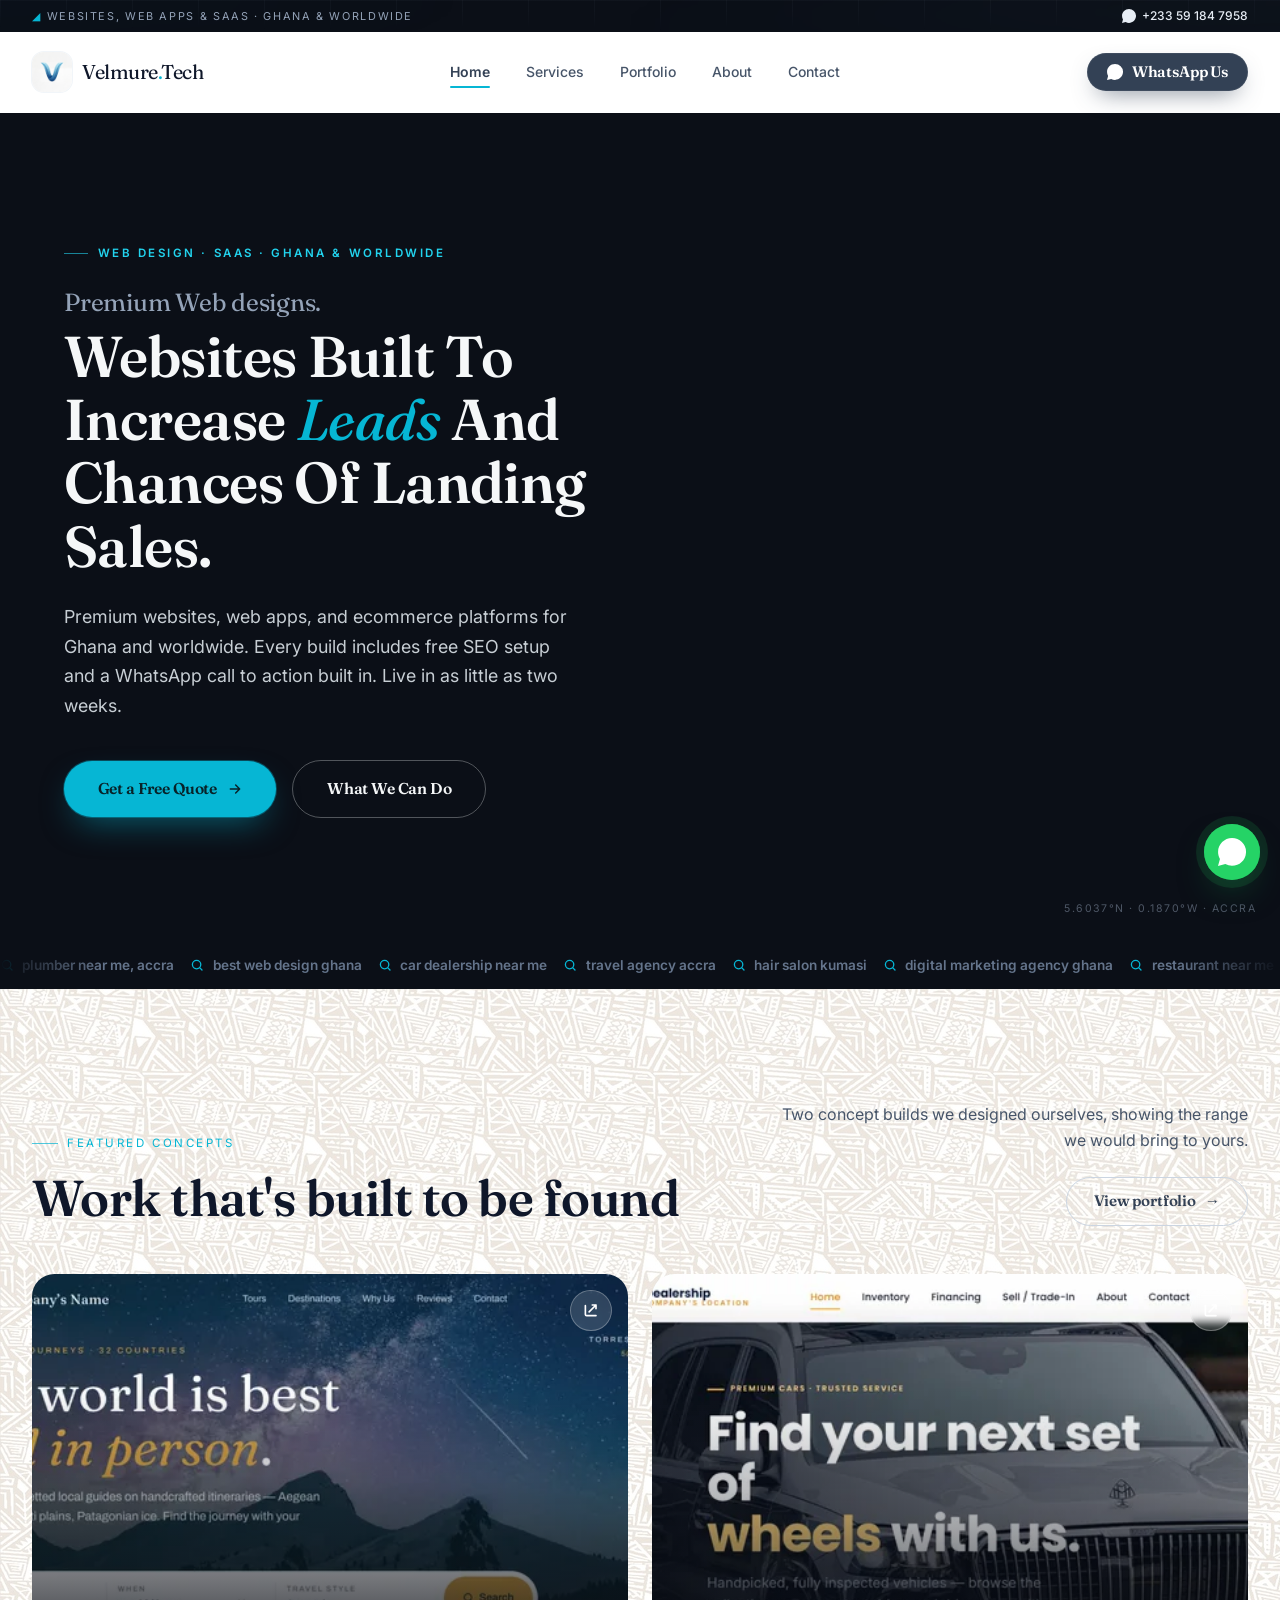
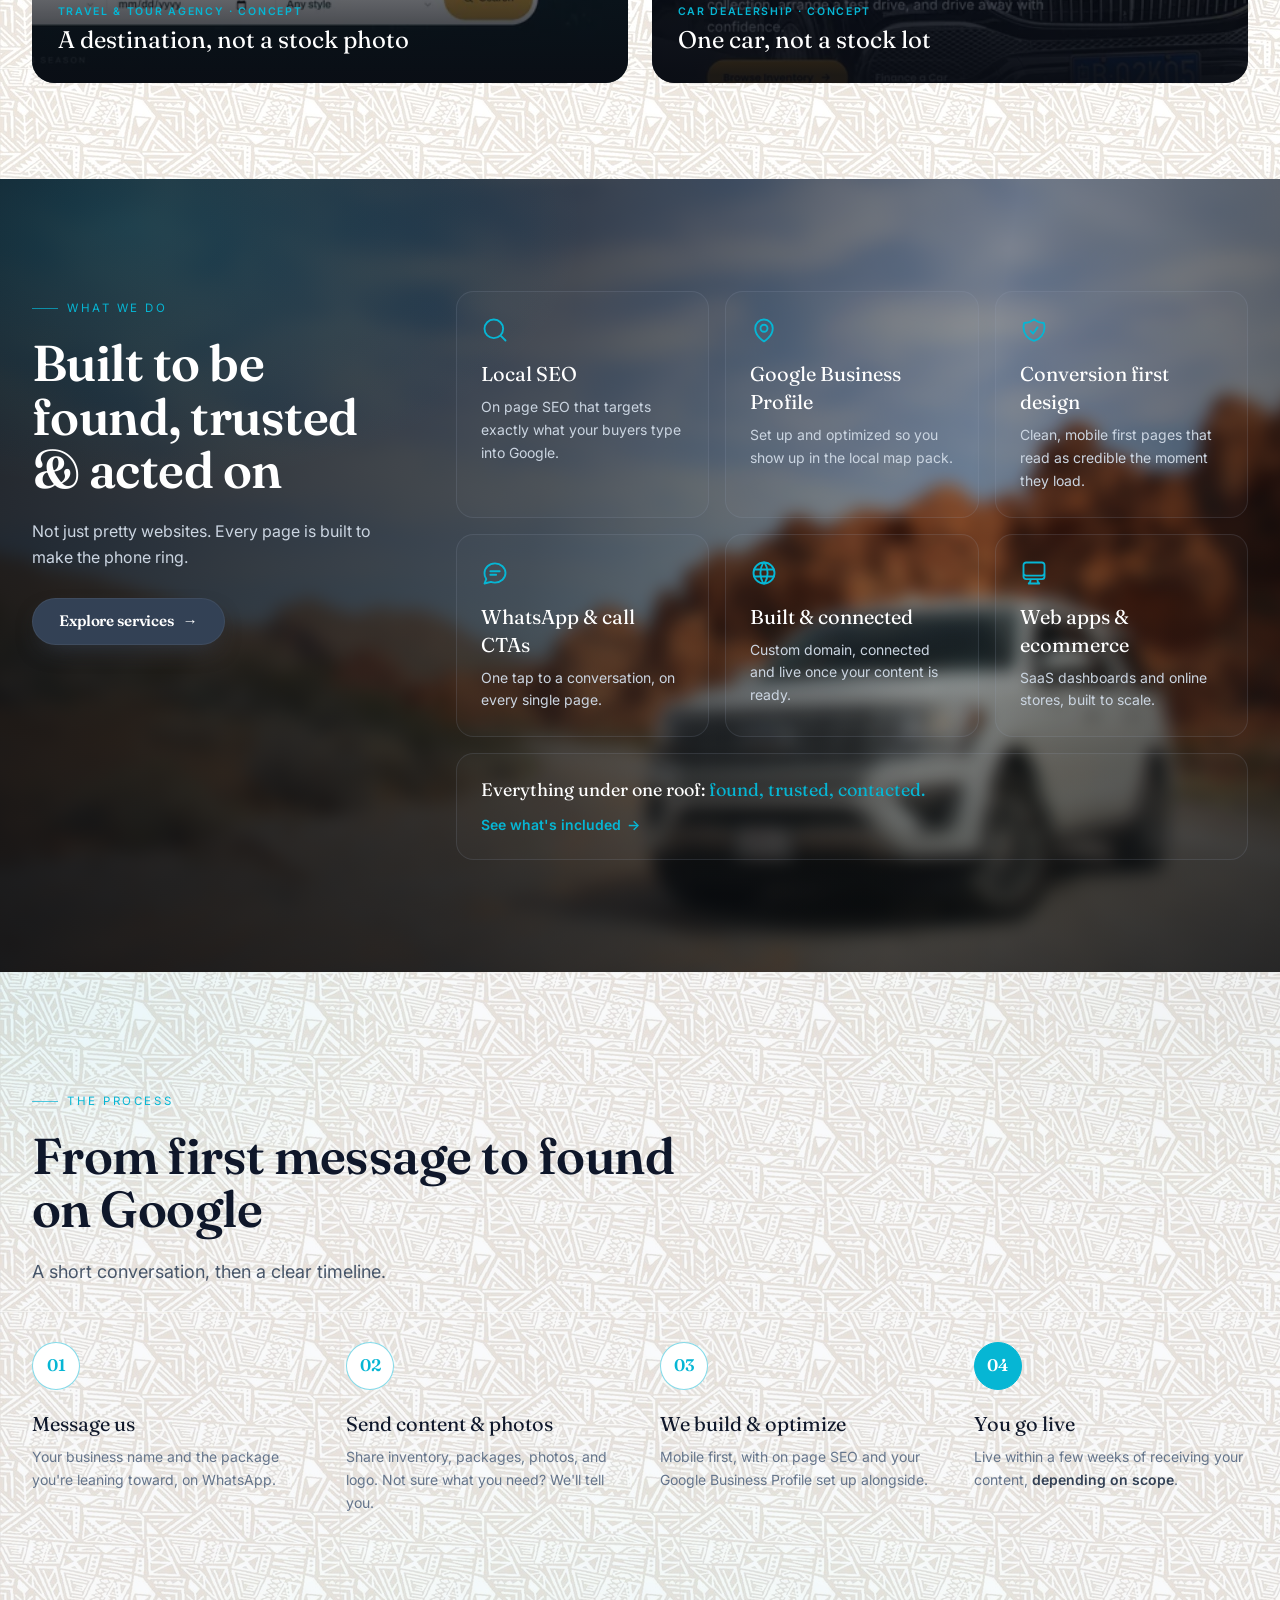
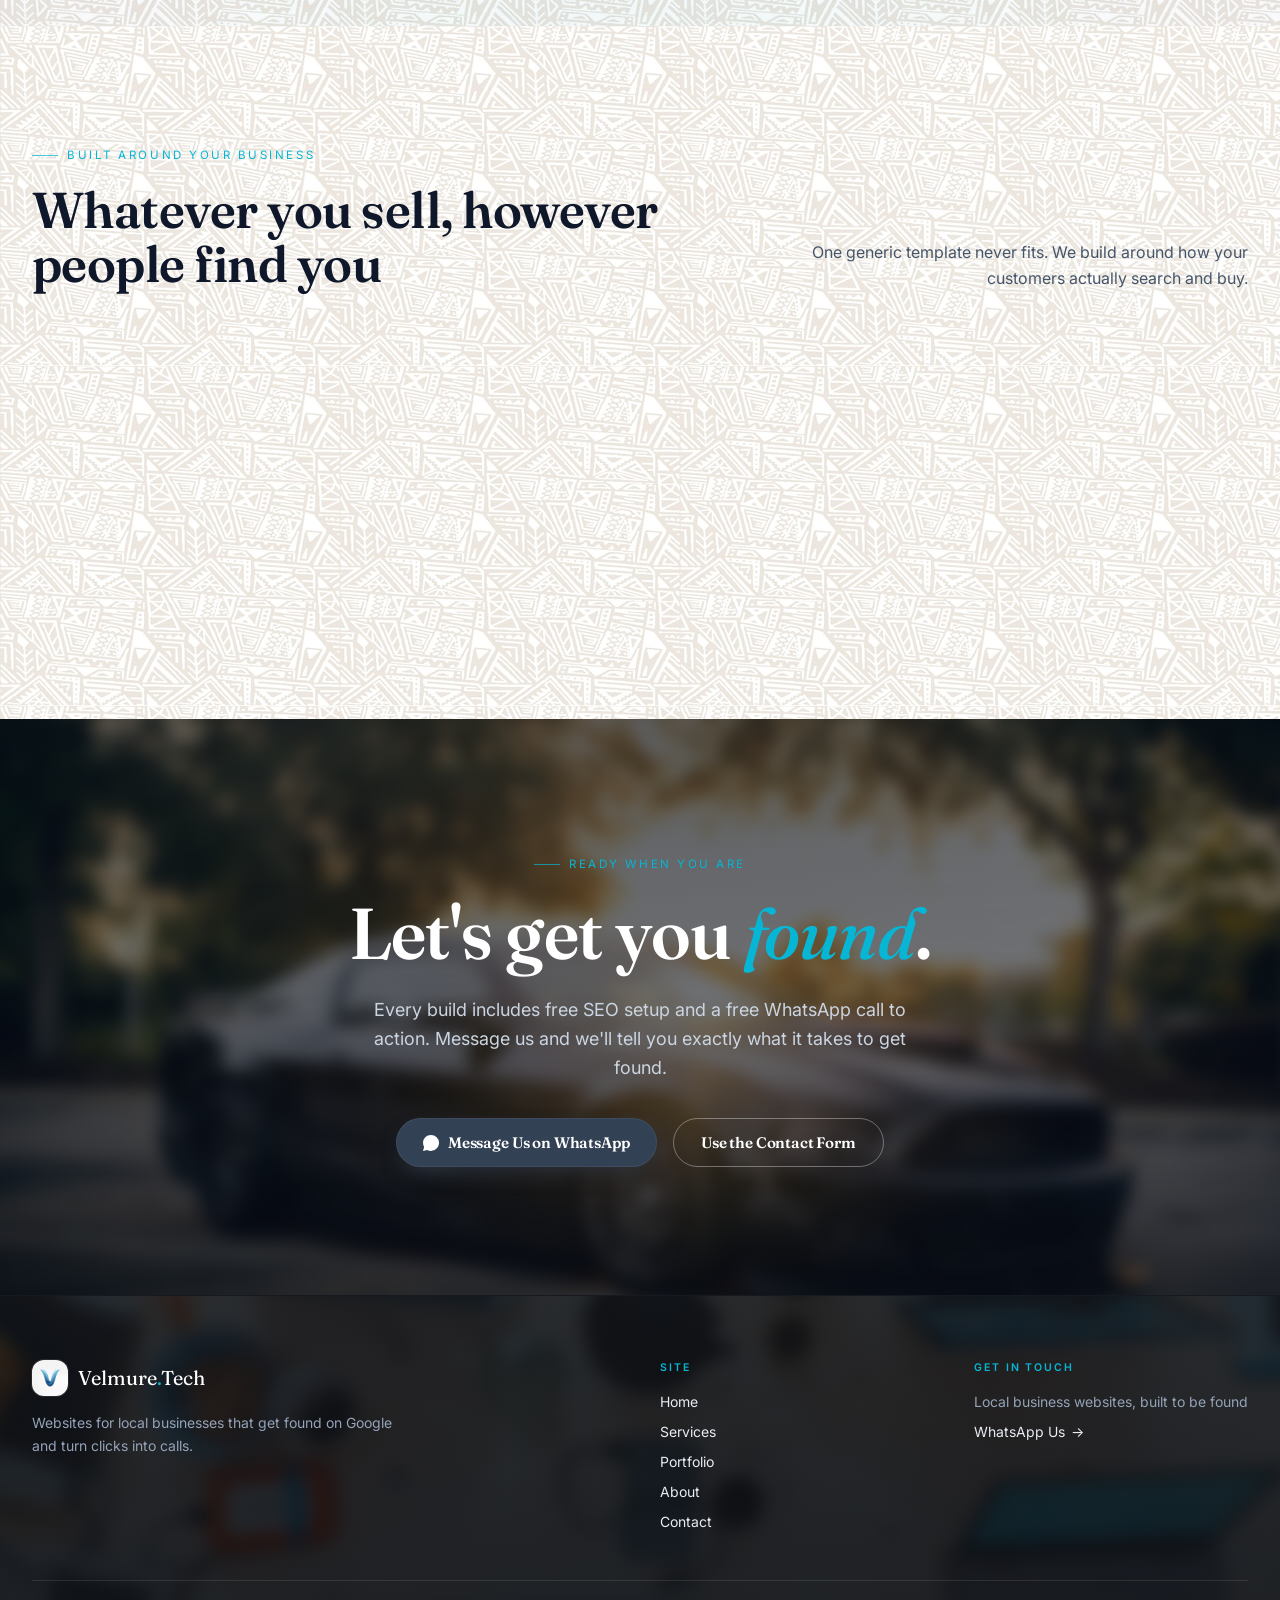
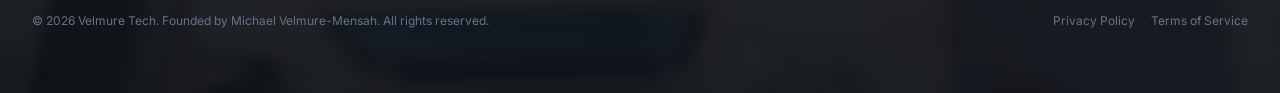
<file: index.html>
<!DOCTYPE html>
<html lang="en">
<head>
<meta charset="UTF-8" />
<meta name="viewport" content="width=device-width, initial-scale=1.0" />
<title>Velmure Tech | Website Design &amp; Development Agency in Ghana</title>
<meta name="description" content="Premium websites, web apps, and ecommerce platforms built for businesses in Ghana and worldwide. Fast delivery, mobile first, conversion focused design." />
<meta name="robots" content="index, follow" />
<meta name="author" content="Velmure Tech" />
<link rel="canonical" href="https://velmuretech.example/" />

<!-- Open Graph / Facebook / WhatsApp link preview -->
<meta property="og:type" content="website" />
<meta property="og:site_name" content="Velmure Tech" />
<meta property="og:title" content="Velmure Tech | Website Design & Development Agency in Ghana" />
<meta property="og:description" content="Premium websites, web apps, and ecommerce platforms built for businesses in Ghana and worldwide. Fast delivery, mobile first, conversion focused design." />
<meta property="og:url" content="https://velmuretech.example/" />
<meta property="og:image" content="https://velmuretech.example/images/hero/slide-3-1920.webp" />
<meta property="og:image:width" content="1920" />
<meta property="og:image:height" content="1280" />
<meta property="og:locale" content="en_GB" />

<!-- Twitter Card -->
<meta name="twitter:card" content="summary_large_image" />
<meta name="twitter:title" content="Velmure Tech | Website Design & Development Agency in Ghana" />
<meta name="twitter:description" content="Premium websites, web apps, and ecommerce platforms built for businesses in Ghana and worldwide. Fast delivery, mobile first, conversion focused design." />
<meta name="twitter:image" content="https://velmuretech.example/images/hero/slide-3-1920.webp" />

<link rel="icon" type="image/png" href="images/logo-icon.png" />
<link rel="apple-touch-icon" href="images/logo-icon.png" />
<meta name="theme-color" content="#0b1220" />
<link rel="preconnect" href="https://fonts.googleapis.com" />
<link rel="preconnect" href="https://fonts.gstatic.com" crossorigin />
<link href="https://fonts.googleapis.com/css2?family=Fraunces:ital,opsz,wght@0,9..144,400..600;1,9..144,400..500&family=Inter:wght@400;500;600;700&display=swap" rel="stylesheet" />

<link rel="stylesheet" href="css/tailwind.css" />
<link rel="stylesheet" href="css/style.css" />
<!-- BEGIN LOCALBUSINESS SCHEMA (auto-generated by scripts/generate_schema.py; edit seo/business.json instead) -->
<script type="application/ld+json">
{
  "@context": "https://schema.org",
  "@type": "ProfessionalService",
  "name": "Velmure Tech",
  "slogan": "Bringing the Future to the Present",
  "description": "Velmure Tech is a website design and development agency building premium, conversion focused websites, web applications, and ecommerce platforms for businesses in Ghana and worldwide, with SaaS development for startups and founders.",
  "telephone": "+233591847958",
  "email": "velmuretechcorps@gmail.com",
  "alternateName": "Velmure.Tech",
  "founder": {
    "@type": "Person",
    "name": "Michael Velmure-Mensah"
  },
  "address": {
    "@type": "PostalAddress",
    "addressLocality": "Accra",
    "addressRegion": "Greater Accra Region",
    "addressCountry": "GH"
  },
  "areaServed": [
    "Accra, Ghana",
    "Ghana",
    "Worldwide"
  ],
  "knowsAbout": [
    "Website Design",
    "Website Development",
    "Web Application Development",
    "SaaS Development",
    "Ecommerce Website Development",
    "Landing Page Design",
    "Local SEO",
    "Mobile First Web Design",
    "Conversion Rate Optimization"
  ]
}
</script>
<!-- END LOCALBUSINESS SCHEMA -->
<!-- WEBSITE SCHEMA (homepage only) -->
<script type="application/ld+json">
{
  "@context": "https://schema.org",
  "@type": "WebSite",
  "name": "Velmure Tech",
  "url": "https://velmuretech.example/",
  "inLanguage": "en"
}
</script>
</head>
<body data-page="home" class="bg-surface text-ink antialiased">

<a href="#main" class="sr-only focus:not-sr-only focus:fixed focus:z-[60] focus:top-3 focus:left-3 focus:bg-white focus:text-ink focus:px-4 focus:py-2 focus:rounded-md focus:shadow-lg">Skip to content</a>

<!-- ===================== TOP BAR ===================== -->
<div class="surface-void text-slate-300 text-xs">
  <div class="max-w-7xl mx-auto px-4 sm:px-6 lg:px-8 py-2 flex items-center justify-end sm:justify-between gap-4">
    <p class="hidden sm:block tracking-[0.15em] uppercase text-[0.68rem] text-slate-400"><span class="text-secondary">◢</span> Websites, Web Apps &amp; SaaS · Ghana &amp; Worldwide</p>
    <a href="https://wa.me/233591847958" target="_blank" rel="noopener" class="inline-flex items-center gap-1.5 font-medium hover:text-secondary transition-colors">
      <svg viewBox="0 0 24 24" class="h-3.5 w-3.5 fill-current" aria-hidden="true"><path d="M12.04 0C5.407 0 .06 5.335.06 11.938c0 2.104.552 4.157 1.601 5.966L0 24l6.284-1.645a11.94 11.94 0 0 0 5.75 1.464h.005c6.633 0 11.98-5.335 11.98-11.939A11.868 11.868 0 0 0 20.463 3.51 11.868 11.868 0 0 0 12.045 0zm5.432 14.382c-.297-.149-1.758-.867-2.03-.967-.273-.099-.471-.148-.67.15-.197.297-.767.966-.94 1.164-.173.199-.347.223-.644.075-.297-.15-1.255-.463-2.39-1.475-.883-.788-1.48-1.761-1.653-2.059-.173-.297-.018-.458.13-.606.134-.133.298-.347.446-.52.149-.174.198-.298.298-.497.099-.198.05-.371-.025-.52-.075-.149-.669-1.612-.916-2.207-.242-.579-.487-.5-.669-.51-.173-.008-.371-.01-.57-.01-.198 0-.52.074-.792.372-.272.297-1.04 1.016-1.04 2.479 0 1.462 1.065 2.875 1.213 3.074.149.198 2.096 3.2 5.077 4.487.709.306 1.262.489 1.694.625.712.227 1.36.195 1.871.118.571-.085 1.758-.719 2.006-1.413.248-.694.248-1.289.173-1.413-.074-.124-.272-.198-.57-.347z"/></svg>
      +233 59 184 7958
    </a>
  </div>
</div>

<!-- ===================== HEADER ===================== -->
<header id="site-header" class="sticky top-0 z-40 bg-white/95 border-b border-transparent">
  <div class="max-w-7xl mx-auto px-4 sm:px-6 lg:px-8">
    <div class="flex items-center justify-between h-16 sm:h-20">
      <a href="index.html" class="flex items-center gap-2.5 shrink-0" aria-label="Velmure Tech home">
        <img src="images/logo-icon.png" alt="Velmure Tech logo" width="40" height="40" class="h-9 w-9 sm:h-10 sm:w-10 rounded-xl ring-1 ring-slate-100 object-cover" />
        <span class="font-display text-xl tracking-tight text-ink">Velmure<span class="text-secondary">.</span>Tech</span>
      </a>

      <nav class="hidden md:flex items-center gap-9" aria-label="Primary">
        <a data-page="home" href="index.html" class="nav-link text-sm font-medium text-slate-600 hover:text-primary-dark transition-colors">Home</a>
        <a data-page="services" href="services.html" class="nav-link text-sm font-medium text-slate-600 hover:text-primary-dark transition-colors">Services</a>
        <a data-page="portfolio" href="portfolio.html" class="nav-link text-sm font-medium text-slate-600 hover:text-primary-dark transition-colors">Portfolio</a>
        <a data-page="about" href="about.html" class="nav-link text-sm font-medium text-slate-600 hover:text-primary-dark transition-colors">About</a>
        <a data-page="contact" href="contact.html" class="nav-link text-sm font-medium text-slate-600 hover:text-primary-dark transition-colors">Contact</a>
      </nav>

      <div class="hidden md:block">
        <a href="https://wa.me/233591847958?text=Hi%20Velmure%20Tech%2C%20I%27d%20like%20to%20talk%20about%20a%20new%20website." target="_blank" rel="noopener" class="btn btn-accent !py-2.5 !px-5 text-sm">
          <svg viewBox="0 0 24 24" class="h-4 w-4 fill-current" aria-hidden="true"><path d="M12.04 0C5.407 0 .06 5.335.06 11.938c0 2.104.552 4.157 1.601 5.966L0 24l6.284-1.645a11.94 11.94 0 0 0 5.75 1.464h.005c6.633 0 11.98-5.335 11.98-11.939A11.868 11.868 0 0 0 20.463 3.51 11.868 11.868 0 0 0 12.045 0zm5.432 14.382c-.297-.149-1.758-.867-2.03-.967-.273-.099-.471-.148-.67.15-.197.297-.767.966-.94 1.164-.173.199-.347.223-.644.075-.297-.15-1.255-.463-2.39-1.475-.883-.788-1.48-1.761-1.653-2.059-.173-.297-.018-.458.13-.606.134-.133.298-.347.446-.52.149-.174.198-.298.298-.497.099-.198.05-.371-.025-.52-.075-.149-.669-1.612-.916-2.207-.242-.579-.487-.5-.669-.51-.173-.008-.371-.01-.57-.01-.198 0-.52.074-.792.372-.272.297-1.04 1.016-1.04 2.479 0 1.462 1.065 2.875 1.213 3.074.149.198 2.096 3.2 5.077 4.487.709.306 1.262.489 1.694.625.712.227 1.36.195 1.871.118.571-.085 1.758-.719 2.006-1.413.248-.694.248-1.289.173-1.413-.074-.124-.272-.198-.57-.347z"/></svg>
          WhatsApp Us
        </a>
      </div>

      <button id="nav-toggle" aria-expanded="false" aria-controls="mobile-menu" aria-label="Toggle menu" class="md:hidden inline-flex items-center justify-center rounded-md p-2.5 text-slate-700 hover:bg-slate-100">
        <svg id="icon-menu" class="h-6 w-6" fill="none" viewBox="0 0 24 24" stroke="currentColor" aria-hidden="true"><path stroke-linecap="round" stroke-linejoin="round" stroke-width="2" d="M4 6h16M4 12h16M4 18h16" /></svg>
        <svg id="icon-close" class="h-6 w-6 hidden" fill="none" viewBox="0 0 24 24" stroke="currentColor" aria-hidden="true"><path stroke-linecap="round" stroke-linejoin="round" stroke-width="2" d="M6 18L18 6M6 6l12 12" /></svg>
      </button>
    </div>
  </div>

  <div id="mobile-menu" class="hidden md:hidden border-t border-slate-200 bg-white">
    <div class="px-4 py-4 space-y-1">
      <a data-page="home" href="index.html" class="nav-link block rounded-md px-3 py-2.5 text-base font-medium text-slate-700 hover:bg-slate-50">Home</a>
      <a data-page="services" href="services.html" class="nav-link block rounded-md px-3 py-2.5 text-base font-medium text-slate-700 hover:bg-slate-50">Services</a>
      <a data-page="portfolio" href="portfolio.html" class="nav-link block rounded-md px-3 py-2.5 text-base font-medium text-slate-700 hover:bg-slate-50">Portfolio</a>
      <a data-page="about" href="about.html" class="nav-link block rounded-md px-3 py-2.5 text-base font-medium text-slate-700 hover:bg-slate-50">About</a>
      <a data-page="contact" href="contact.html" class="nav-link block rounded-md px-3 py-2.5 text-base font-medium text-slate-700 hover:bg-slate-50">Contact</a>
      <a href="https://wa.me/233591847958" target="_blank" rel="noopener" class="btn btn-accent w-full mt-2">WhatsApp Us</a>
    </div>
  </div>
</header>

<main id="main">

  <!-- ===================== HERO — Signal ===================== -->
  <section id="hero" class="vt-hero">
    <div class="vt-hero__visual" aria-hidden="true">
      <canvas id="signalCanvas" class="vt-hero__canvas"></canvas>
      <p class="vt-hero__coords">5.6037&deg;N &middot; 0.1870&deg;W &middot; Accra</p>
    </div>
    <div class="vt-hero__scrim" aria-hidden="true"></div>

    <div class="vt-hero__inner">
      <div class="vt-hero__content">
        <p class="vt-hero__kicker vt-reveal" style="--d:0ms">Web Design &middot; SaaS &middot; Ghana &amp; Worldwide</p>
        <h1 class="vt-hero__title">
          <span class="vt-hero__title-lede vt-reveal" style="--d:80ms">Premium Web designs.</span>
          <span class="vt-hero__title-main vt-reveal" style="--d:220ms">Websites Built To Increase <span class="vt-hero__title-accent">Leads</span> And Chances Of Landing Sales.</span>
        </h1>
        <p class="vt-hero__subhead vt-reveal" style="--d:360ms">
          Premium websites, web apps, and ecommerce platforms for Ghana and worldwide. Every build includes free SEO setup and a WhatsApp call to action built in. Live in as little as two weeks.
        </p>
        <div class="vt-hero__actions vt-reveal" style="--d:480ms">
          <a class="vt-hero__cta" href="https://wa.me/233591847958?text=Hii%20Mike!%20I%20wanna%20get%20inquiries%20about%20a%20website.">
            Get a Free Quote
            <svg viewBox="0 0 24 24" fill="none" stroke="currentColor" stroke-width="2.2" stroke-linecap="round" stroke-linejoin="round" aria-hidden="true"><path d="M5 12h14M13 6l6 6-6 6"/></svg>
          </a>
          <a class="vt-hero__cta vt-hero__cta--ghost" href="portfolio.html">
            What We Can Do
          </a>
        </div>
      </div>
    </div>
  </section>

  <!-- ===================== LIVE SEARCH TICKER ===================== -->
  <div class="marquee-band" aria-hidden="true">
    <div class="marquee">
      <div class="marquee__track">
        <span class="marquee__item"><svg viewBox="0 0 24 24" fill="none" stroke="currentColor" stroke-width="2.2" stroke-linecap="round" stroke-linejoin="round"><circle cx="11" cy="11" r="7"/><path d="m20 20-3.5-3.5"/></svg>plumber near me, accra</span>
        <span class="marquee__item"><svg viewBox="0 0 24 24" fill="none" stroke="currentColor" stroke-width="2.2" stroke-linecap="round" stroke-linejoin="round"><circle cx="11" cy="11" r="7"/><path d="m20 20-3.5-3.5"/></svg>best web design ghana</span>
        <span class="marquee__item"><svg viewBox="0 0 24 24" fill="none" stroke="currentColor" stroke-width="2.2" stroke-linecap="round" stroke-linejoin="round"><circle cx="11" cy="11" r="7"/><path d="m20 20-3.5-3.5"/></svg>car dealership near me</span>
        <span class="marquee__item"><svg viewBox="0 0 24 24" fill="none" stroke="currentColor" stroke-width="2.2" stroke-linecap="round" stroke-linejoin="round"><circle cx="11" cy="11" r="7"/><path d="m20 20-3.5-3.5"/></svg>travel agency accra</span>
        <span class="marquee__item"><svg viewBox="0 0 24 24" fill="none" stroke="currentColor" stroke-width="2.2" stroke-linecap="round" stroke-linejoin="round"><circle cx="11" cy="11" r="7"/><path d="m20 20-3.5-3.5"/></svg>hair salon kumasi</span>
        <span class="marquee__item"><svg viewBox="0 0 24 24" fill="none" stroke="currentColor" stroke-width="2.2" stroke-linecap="round" stroke-linejoin="round"><circle cx="11" cy="11" r="7"/><path d="m20 20-3.5-3.5"/></svg>digital marketing agency ghana</span>
        <span class="marquee__item"><svg viewBox="0 0 24 24" fill="none" stroke="currentColor" stroke-width="2.2" stroke-linecap="round" stroke-linejoin="round"><circle cx="11" cy="11" r="7"/><path d="m20 20-3.5-3.5"/></svg>restaurant near me</span>
        <span class="marquee__item"><svg viewBox="0 0 24 24" fill="none" stroke="currentColor" stroke-width="2.2" stroke-linecap="round" stroke-linejoin="round"><circle cx="11" cy="11" r="7"/><path d="m20 20-3.5-3.5"/></svg>website that ranks on google</span>
      </div>
      <div class="marquee__track">
        <span class="marquee__item"><svg viewBox="0 0 24 24" fill="none" stroke="currentColor" stroke-width="2.2" stroke-linecap="round" stroke-linejoin="round"><circle cx="11" cy="11" r="7"/><path d="m20 20-3.5-3.5"/></svg>plumber near me, accra</span>
        <span class="marquee__item"><svg viewBox="0 0 24 24" fill="none" stroke="currentColor" stroke-width="2.2" stroke-linecap="round" stroke-linejoin="round"><circle cx="11" cy="11" r="7"/><path d="m20 20-3.5-3.5"/></svg>best web design ghana</span>
        <span class="marquee__item"><svg viewBox="0 0 24 24" fill="none" stroke="currentColor" stroke-width="2.2" stroke-linecap="round" stroke-linejoin="round"><circle cx="11" cy="11" r="7"/><path d="m20 20-3.5-3.5"/></svg>car dealership near me</span>
        <span class="marquee__item"><svg viewBox="0 0 24 24" fill="none" stroke="currentColor" stroke-width="2.2" stroke-linecap="round" stroke-linejoin="round"><circle cx="11" cy="11" r="7"/><path d="m20 20-3.5-3.5"/></svg>travel agency accra</span>
        <span class="marquee__item"><svg viewBox="0 0 24 24" fill="none" stroke="currentColor" stroke-width="2.2" stroke-linecap="round" stroke-linejoin="round"><circle cx="11" cy="11" r="7"/><path d="m20 20-3.5-3.5"/></svg>hair salon kumasi</span>
        <span class="marquee__item"><svg viewBox="0 0 24 24" fill="none" stroke="currentColor" stroke-width="2.2" stroke-linecap="round" stroke-linejoin="round"><circle cx="11" cy="11" r="7"/><path d="m20 20-3.5-3.5"/></svg>digital marketing agency ghana</span>
        <span class="marquee__item"><svg viewBox="0 0 24 24" fill="none" stroke="currentColor" stroke-width="2.2" stroke-linecap="round" stroke-linejoin="round"><circle cx="11" cy="11" r="7"/><path d="m20 20-3.5-3.5"/></svg>restaurant near me</span>
        <span class="marquee__item"><svg viewBox="0 0 24 24" fill="none" stroke="currentColor" stroke-width="2.2" stroke-linecap="round" stroke-linejoin="round"><circle cx="11" cy="11" r="7"/><path d="m20 20-3.5-3.5"/></svg>website that ranks on google</span>
      </div>
    </div>
  </div>

  <!-- ===================== FEATURED WORK ===================== -->
  <section class="pt-24 pb-24 sm:pt-28 bg-white bg-pattern">
    <div class="max-w-7xl mx-auto px-4 sm:px-6 lg:px-8">
      <div class="grid lg:grid-cols-12 gap-8 items-end mb-12">
        <div class="lg:col-span-7" data-reveal>
          <p class="kicker">Featured concepts</p>
          <h2 class="display t-h2 text-ink mt-5">Work that's built to be found</h2>
        </div>
        <div class="lg:col-span-5 lg:text-right" data-reveal style="--d:120ms">
          <p class="text-slate-600 leading-relaxed">Two concept builds we designed ourselves, showing the range we would bring to yours.</p>
          <a href="portfolio.html" class="btn btn-outline mt-6">View portfolio <span class="arrow" aria-hidden="true">→</span></a>
        </div>
      </div>

      <div class="grid md:grid-cols-2 gap-6">
        <a href="https://travelwebconcept.netlify.app/" target="_blank" rel="noopener" class="tile aspect-[16/11]" data-reveal="left" aria-label="Open the travel agency concept site">
          <img src="images/portfolio/travel-concept-1024.webp" srcset="images/portfolio/travel-concept-640.webp 640w, images/portfolio/travel-concept-1024.webp 1024w" sizes="(min-width:768px) 45vw, 92vw" width="1365" height="668" loading="lazy" alt="Travel agency concept homepage with a night-sky hero over Torres del Paine" style="object-position: top;" />
          <span class="tile__grad"></span>
          <span class="tile-arrow"><svg class="h-5 w-5" fill="none" viewBox="0 0 24 24" stroke="currentColor" aria-hidden="true"><path stroke-linecap="round" stroke-linejoin="round" stroke-width="2" d="M13.5 6H18m0 0v4.5M18 6l-8.25 8.25M18 18.75H6.75a1.5 1.5 0 01-1.5-1.5V6.75" /></svg></span>
          <span class="tile__cap">
            <span class="block text-[0.66rem] font-semibold uppercase tracking-[0.16em] text-secondary">Travel &amp; Tour Agency · Concept</span>
            <span class="block font-display text-2xl text-white mt-1">A destination, not a stock photo</span>
          </span>
        </a>
        <a href="https://conceptwebsite.netlify.app/" target="_blank" rel="noopener" class="tile aspect-[16/11]" data-reveal="right" aria-label="Open the car dealership concept site">
          <img src="images/portfolio/dealership-concept-1024.webp" srcset="images/portfolio/dealership-concept-640.webp 640w, images/portfolio/dealership-concept-1024.webp 1024w" sizes="(min-width:768px) 45vw, 92vw" width="1365" height="668" loading="lazy" alt="Car dealership concept homepage with a close up luxury SUV hero" style="object-position: top;" />
          <span class="tile__grad"></span>
          <span class="tile-arrow"><svg class="h-5 w-5" fill="none" viewBox="0 0 24 24" stroke="currentColor" aria-hidden="true"><path stroke-linecap="round" stroke-linejoin="round" stroke-width="2" d="M13.5 6H18m0 0v4.5M18 6l-8.25 8.25M18 18.75H6.75a1.5 1.5 0 01-1.5-1.5V6.75" /></svg></span>
          <span class="tile__cap">
            <span class="block text-[0.66rem] font-semibold uppercase tracking-[0.16em] text-secondary">Car Dealership · Concept</span>
            <span class="block font-display text-2xl text-white mt-1">One car, not a stock lot</span>
          </span>
        </a>
      </div>
    </div>
  </section>

  <!-- ===================== SERVICES ===================== -->
  <section class="photo-dark photo-dark--glow py-24 sm:py-28">
    <div class="photo-dark__img" aria-hidden="true"><img src="images/photo/desert-roadtrip.jpg" alt="" loading="lazy" /></div>
    <div class="max-w-7xl mx-auto px-4 sm:px-6 lg:px-8">
      <div class="grid lg:grid-cols-12 gap-10 lg:gap-14">
        <div class="lg:col-span-4" data-reveal>
          <p class="kicker">What we do</p>
          <h2 class="display t-h2 text-white mt-5">Built to be found, trusted &amp; acted on</h2>
          <p class="mt-5 text-slate-300 leading-relaxed">Not just pretty websites. Every page is built to make the phone ring.</p>
          <a href="services.html" class="btn btn-accent mt-7">Explore services <span class="arrow" aria-hidden="true">→</span></a>
        </div>

        <div class="lg:col-span-8 grid sm:grid-cols-2 lg:grid-cols-3 gap-4">
          <div class="svc p-6 spotlight" data-reveal style="--d:0ms">
            <svg class="h-7 w-7 text-secondary" fill="none" viewBox="0 0 24 24" stroke="currentColor" aria-hidden="true"><path stroke-linecap="round" stroke-linejoin="round" stroke-width="1.6" d="M21 21l-4.35-4.35M11 19a8 8 0 100-16 8 8 0 000 16z"/></svg>
            <h3 class="mt-4 font-display text-xl text-white">Local SEO</h3>
            <p class="mt-2 text-sm text-slate-300 leading-relaxed">On page SEO that targets exactly what your buyers type into Google.</p>
          </div>
          <div class="svc p-6 spotlight" data-reveal style="--d:80ms">
            <svg class="h-7 w-7 text-secondary" fill="none" viewBox="0 0 24 24" stroke="currentColor" aria-hidden="true"><path stroke-linecap="round" stroke-linejoin="round" stroke-width="1.6" d="M15 10.5a3 3 0 11-6 0 3 3 0 016 0z"/><path stroke-linecap="round" stroke-linejoin="round" stroke-width="1.6" d="M19.5 10.5c0 7.142-7.5 11.25-7.5 11.25S4.5 17.642 4.5 10.5a7.5 7.5 0 1115 0z"/></svg>
            <h3 class="mt-4 font-display text-xl text-white">Google Business Profile</h3>
            <p class="mt-2 text-sm text-slate-300 leading-relaxed">Set up and optimized so you show up in the local map pack.</p>
          </div>
          <div class="svc p-6 spotlight" data-reveal style="--d:160ms">
            <svg class="h-7 w-7 text-secondary" fill="none" viewBox="0 0 24 24" stroke="currentColor" aria-hidden="true"><path stroke-linecap="round" stroke-linejoin="round" stroke-width="1.6" d="M9 12.75L11.25 15 15 9.75m-3-7.036A11.959 11.959 0 013.598 6 11.99 11.99 0 003 9.75c0 5.592 3.824 10.29 9 11.622 5.176-1.332 9-6.03 9-11.622 0-1.31-.21-2.571-.598-3.75h-.152c-3.196 0-6.1-1.248-8.25-3.286z"/></svg>
            <h3 class="mt-4 font-display text-xl text-white">Conversion first design</h3>
            <p class="mt-2 text-sm text-slate-300 leading-relaxed">Clean, mobile first pages that read as credible the moment they load.</p>
          </div>
          <div class="svc p-6 spotlight" data-reveal style="--d:80ms">
            <svg class="h-7 w-7 text-secondary" fill="none" viewBox="0 0 24 24" stroke="currentColor" aria-hidden="true"><path stroke-linecap="round" stroke-linejoin="round" stroke-width="1.6" d="M8 10.5h8m-8 3h5M21 12c0 4.556-4.03 8.25-9 8.25a9.76 9.76 0 01-3.53-.653L3 21l1.507-3.822A8.196 8.196 0 013 12c0-4.556 4.03-8.25 9-8.25s9 3.694 9 8.25z"/></svg>
            <h3 class="mt-4 font-display text-xl text-white">WhatsApp &amp; call CTAs</h3>
            <p class="mt-2 text-sm text-slate-300 leading-relaxed">One tap to a conversation, on every single page.</p>
          </div>
          <div class="svc p-6 spotlight" data-reveal style="--d:160ms">
            <svg class="h-7 w-7 text-secondary" fill="none" viewBox="0 0 24 24" stroke="currentColor" aria-hidden="true"><path stroke-linecap="round" stroke-linejoin="round" stroke-width="1.6" d="M12 21a9 9 0 100-18 9 9 0 000 18z"/><path stroke-linecap="round" stroke-linejoin="round" stroke-width="1.6" d="M3.6 9h16.8M3.6 15h16.8M11.5 3a17 17 0 000 18M12.5 3a17 17 0 010 18"/></svg>
            <h3 class="mt-4 font-display text-xl text-white">Built &amp; connected</h3>
            <p class="mt-2 text-sm text-slate-300 leading-relaxed">Custom domain, connected and live once your content is ready.</p>
          </div>
          <div class="svc p-6 spotlight" data-reveal style="--d:240ms">
            <svg class="h-7 w-7 text-secondary" fill="none" viewBox="0 0 24 24" stroke="currentColor" aria-hidden="true"><path stroke-linecap="round" stroke-linejoin="round" stroke-width="1.6" d="M9 17.25v1.007a3 3 0 01-.879 2.122L7.5 21h9l-.621-.621A3 3 0 0115 18.257V17.25m6-12V15a2.25 2.25 0 01-2.25 2.25H5.25A2.25 2.25 0 013 15V5.25m18 0A2.25 2.25 0 0018.75 3H5.25A2.25 2.25 0 003 5.25m18 0V12a2.25 2.25 0 01-2.25 2.25H5.25A2.25 2.25 0 013 12V5.25"/></svg>
            <h3 class="mt-4 font-display text-xl text-white">Web apps &amp; ecommerce</h3>
            <p class="mt-2 text-sm text-slate-300 leading-relaxed">SaaS dashboards and online stores, built to scale.</p>
          </div>
          <div class="svc p-6 spotlight flex flex-col justify-center sm:col-span-2 lg:col-span-3" data-reveal style="--d:320ms">
            <p class="font-display text-lg text-white leading-snug">Everything under one roof: <span class="text-secondary">found, trusted, contacted.</span></p>
            <a href="services.html" class="mt-3 inline-flex items-center gap-1.5 text-sm font-semibold text-secondary">See what's included <span class="arrow" aria-hidden="true">→</span></a>
          </div>
        </div>
      </div>
    </div>
  </section>

  <!-- ===================== PROCESS ===================== -->
  <section class="py-24 sm:py-28 bg-mesh bg-pattern">
    <div class="max-w-7xl mx-auto px-4 sm:px-6 lg:px-8">
      <div class="max-w-2xl mb-14" data-reveal>
        <p class="kicker">The process</p>
        <h2 class="display t-h2 text-ink mt-5">From first message to found on Google</h2>
        <p class="mt-5 text-slate-600 text-lg leading-relaxed">A short conversation, then a clear timeline.</p>
      </div>

      <div class="relative">
        <div class="hidden lg:block absolute top-6 left-0 right-0 h-px bg-gradient-to-r from-secondary/60 via-secondary/25 to-slate-200" aria-hidden="true"></div>
        <div class="grid sm:grid-cols-2 lg:grid-cols-4 gap-10">
          <div data-reveal style="--d:0ms">
            <span class="proc-num relative z-10">01</span>
            <h3 class="mt-5 font-display text-xl text-ink">Message us</h3>
            <p class="mt-2 text-sm text-slate-500 leading-relaxed">Your business name and the package you're leaning toward, on WhatsApp.</p>
          </div>
          <div data-reveal style="--d:120ms">
            <span class="proc-num relative z-10">02</span>
            <h3 class="mt-5 font-display text-xl text-ink">Send content &amp; photos</h3>
            <p class="mt-2 text-sm text-slate-500 leading-relaxed">Share inventory, packages, photos, and logo. Not sure what you need? We'll tell you.</p>
          </div>
          <div data-reveal style="--d:240ms">
            <span class="proc-num relative z-10">03</span>
            <h3 class="mt-5 font-display text-xl text-ink">We build &amp; optimize</h3>
            <p class="mt-2 text-sm text-slate-500 leading-relaxed">Mobile first, with on page SEO and your Google Business Profile set up alongside.</p>
          </div>
          <div data-reveal style="--d:360ms">
            <span class="proc-num relative z-10" style="border-color:var(--color-secondary);color:#fff;background:var(--color-secondary)">04</span>
            <h3 class="mt-5 font-display text-xl text-ink">You go live</h3>
            <p class="mt-2 text-sm text-slate-500 leading-relaxed">Live within a few weeks of receiving your content, <a href="services.html#timeline" class="ulink">depending on scope</a>.</p>
          </div>
        </div>
      </div>
    </div>
  </section>

  <!-- ===================== NICHE ===================== -->
  <section class="py-24 sm:py-28 bg-white bg-pattern">
    <div class="max-w-7xl mx-auto px-4 sm:px-6 lg:px-8">
      <div class="grid lg:grid-cols-12 gap-8 items-end mb-12">
        <div class="lg:col-span-7" data-reveal>
          <p class="kicker">Built around your business</p>
          <h2 class="display t-h2 text-ink mt-5">Whatever you sell, however people find you</h2>
        </div>
        <div class="lg:col-span-5 lg:text-right" data-reveal style="--d:120ms">
          <p class="text-slate-600 leading-relaxed">One generic template never fits. We build around how your customers actually search and buy.</p>
        </div>
      </div>

      <div class="grid md:grid-cols-2 lg:grid-cols-3 gap-6">
        <a href="services.html" class="tile aspect-[16/11]" data-reveal="left">
          <img src="images/ggfx/gggg.jpeg" width="597" height="335" loading="lazy" alt="Cars on display inside a bright dealership showroom" />
          <span class="tile__grad"></span>
          <span class="tile-arrow"><svg class="h-5 w-5" fill="none" viewBox="0 0 24 24" stroke="currentColor" aria-hidden="true"><path stroke-linecap="round" stroke-linejoin="round" stroke-width="2" d="M13.5 4.5L21 12m0 0l-7.5 7.5M21 12H3"/></svg></span>
          <span class="tile__cap">
            <span class="block text-[0.66rem] font-semibold uppercase tracking-[0.16em] text-secondary">For businesses people visit</span>
            <span class="block font-display text-2xl text-white mt-1">Showrooms &amp; Storefronts</span>
            <span class="block text-sm text-slate-300 mt-2 max-w-sm">Inventory friendly layouts, "Get in Touch" CTAs, and local visibility for nearby searches.</span>
          </span>
        </a>
        <a href="services.html" class="tile aspect-[16/11]" data-reveal>
          <img src="images/ggfx/images.jpeg" width="480" height="320" loading="lazy" alt="Cape Coast Castle on the Ghanaian coast, a popular travel destination" />
          <span class="tile__grad"></span>
          <span class="tile-arrow"><svg class="h-5 w-5" fill="none" viewBox="0 0 24 24" stroke="currentColor" aria-hidden="true"><path stroke-linecap="round" stroke-linejoin="round" stroke-width="2" d="M13.5 4.5L21 12m0 0l-7.5 7.5M21 12H3"/></svg></span>
          <span class="tile__cap">
            <span class="block text-[0.66rem] font-semibold uppercase tracking-[0.16em] text-secondary">For businesses people book</span>
            <span class="block font-display text-2xl text-white mt-1">Services &amp; Appointments</span>
            <span class="block text-sm text-slate-300 mt-2 max-w-sm">Booking ready pages, quote request CTAs, and Google visibility for "near me" searches.</span>
          </span>
        </a>
        <a href="services.html" class="tile aspect-[16/11]" data-reveal="right">
          <img src="images/photo/workspace-overhead.jpg" width="640" height="427" loading="lazy" alt="Overhead view of a workspace with a laptop showing a web application interface" />
          <span class="tile__grad"></span>
          <span class="tile-arrow"><svg class="h-5 w-5" fill="none" viewBox="0 0 24 24" stroke="currentColor" aria-hidden="true"><path stroke-linecap="round" stroke-linejoin="round" stroke-width="2" d="M13.5 4.5L21 12m0 0l-7.5 7.5M21 12H3"/></svg></span>
          <span class="tile__cap">
            <span class="block text-[0.66rem] font-semibold uppercase tracking-[0.16em] text-secondary">For products &amp; platforms</span>
            <span class="block font-display text-2xl text-white mt-1">Web Apps &amp; SaaS</span>
            <span class="block text-sm text-slate-300 mt-2 max-w-sm">Custom dashboards, ecommerce stores, and SaaS builds for founders scaling beyond Ghana.</span>
          </span>
        </a>
      </div>
    </div>
  </section>

  <!-- ===================== FINAL CTA ===================== -->
  <section class="photo-dark py-24 sm:py-32">
    <div class="photo-dark__img" aria-hidden="true"><img src="images/hero/slide-1-1920.webp" alt="" loading="lazy" /></div>
    <div class="max-w-4xl mx-auto px-4 sm:px-6 lg:px-8 text-center" data-reveal>
      <p class="kicker kicker--center">Ready when you are</p>
      <h2 class="display text-white mt-6" style="font-size:clamp(2.5rem,6vw,4.5rem);line-height:1.02">Let's get you <span class="serif-em text-secondary">found</span>.</h2>
      <p class="mt-6 text-slate-300 text-lg max-w-xl mx-auto leading-relaxed">Every build includes free SEO setup and a free WhatsApp call to action. Message us and we'll tell you exactly what it takes to get found.</p>
      <div class="mt-9 flex flex-col sm:flex-row gap-4 justify-center">
        <a href="https://wa.me/233591847958?text=Hi%20Velmure%20Tech%2C%20I%27d%20like%20to%20talk%20about%20a%20new%20website." target="_blank" rel="noopener" class="btn btn-accent text-base">
          <svg viewBox="0 0 24 24" class="h-4 w-4 fill-current" aria-hidden="true"><path d="M12.04 0C5.407 0 .06 5.335.06 11.938c0 2.104.552 4.157 1.601 5.966L0 24l6.284-1.645a11.94 11.94 0 0 0 5.75 1.464h.005c6.633 0 11.98-5.335 11.98-11.939A11.868 11.868 0 0 0 20.463 3.51 11.868 11.868 0 0 0 12.045 0zm5.432 14.382c-.297-.149-1.758-.867-2.03-.967-.273-.099-.471-.148-.67.15-.197.297-.767.966-.94 1.164-.173.199-.347.223-.644.075-.297-.15-1.255-.463-2.39-1.475-.883-.788-1.48-1.761-1.653-2.059-.173-.297-.018-.458.13-.606.134-.133.298-.347.446-.52.149-.174.198-.298.298-.497.099-.198.05-.371-.025-.52-.075-.149-.669-1.612-.916-2.207-.242-.579-.487-.5-.669-.51-.173-.008-.371-.01-.57-.01-.198 0-.52.074-.792.372-.272.297-1.04 1.016-1.04 2.479 0 1.462 1.065 2.875 1.213 3.074.149.198 2.096 3.2 5.077 4.487.709.306 1.262.489 1.694.625.712.227 1.36.195 1.871.118.571-.085 1.758-.719 2.006-1.413.248-.694.248-1.289.173-1.413-.074-.124-.272-.198-.57-.347z"/></svg>
          Message Us on WhatsApp
        </a>
        <a href="contact.html" class="btn btn-outline-light text-base">Use the Contact Form</a>
      </div>
    </div>
  </section>

</main>

<!-- ===================== FOOTER ===================== -->
<footer class="photo-dark photo-dark--deep text-slate-300 border-t border-white/5">
  <div class="photo-dark__img" aria-hidden="true"><img src="images/photo/workspace-overhead.jpg" alt="" loading="lazy" /></div>
  <div class="max-w-7xl mx-auto px-4 sm:px-6 lg:px-8 py-16">
    <div class="grid md:grid-cols-4 gap-10">
      <div class="md:col-span-2">
        <a href="index.html" class="flex items-center gap-2.5" aria-label="Velmure Tech home">
          <img src="images/logo-icon.png" alt="Velmure Tech logo" width="36" height="36" loading="lazy" class="h-9 w-9 rounded-xl ring-1 ring-white/10 object-cover" />
          <span class="font-display text-xl text-white">Velmure<span class="text-secondary">.</span>Tech</span>
        </a>
        <p class="mt-4 text-sm text-slate-400 leading-relaxed max-w-sm">Websites for local businesses that get found on Google and turn clicks into calls.</p>
      </div>
      <div>
        <p class="text-[0.66rem] font-semibold uppercase tracking-[0.18em] text-secondary">Site</p>
        <ul class="mt-4 space-y-2.5 text-sm">
          <li><a href="index.html" class="hover:text-secondary transition-colors">Home</a></li>
          <li><a href="services.html" class="hover:text-secondary transition-colors">Services</a></li>
          <li><a href="portfolio.html" class="hover:text-secondary transition-colors">Portfolio</a></li>
          <li><a href="about.html" class="hover:text-secondary transition-colors">About</a></li>
          <li><a href="contact.html" class="hover:text-secondary transition-colors">Contact</a></li>
        </ul>
      </div>
      <div>
        <p class="text-[0.66rem] font-semibold uppercase tracking-[0.18em] text-secondary">Get in touch</p>
        <ul class="mt-4 space-y-2.5 text-sm">
          <li class="text-slate-400">Local business websites, built to be found</li>
          <li><a href="https://wa.me/233591847958?text=Hii%20Mike!%20I%20wanna%20get%20inquiries%20about%20a%20website." target="_blank" rel="noopener" class="inline-flex items-center gap-1.5 hover:text-secondary transition-colors">WhatsApp Us <span aria-hidden="true">→</span></a></li>
        </ul>
      </div>
    </div>
    <div class="mt-12 pt-8 border-t border-white/10 flex flex-col sm:flex-row items-center justify-between gap-3 text-xs text-slate-500">
      <p>&copy; <span data-year></span> Velmure Tech. Founded by Michael Velmure-Mensah. All rights reserved.</p>
      <p class="flex gap-4"><a href="privacy.html" class="hover:text-secondary transition-colors">Privacy Policy</a><a href="terms.html" class="hover:text-secondary transition-colors">Terms of Service</a></p>
    </div>
  </div>
</footer>

<!-- ===================== WHATSAPP FLOATING BUTTON ===================== -->
<a href="https://wa.me/233591847958?text=Hi%20Velmure%20Tech%2C%20I%27d%20like%20to%20talk%20about%20a%20new%20website." target="_blank" rel="noopener" class="wa-float" aria-label="Chat with Velmure Tech on WhatsApp">
  <span class="wa-pulse" aria-hidden="true"></span>
  <span class="relative flex h-14 w-14 items-center justify-center rounded-full bg-[#25D366] text-white wa-glow hover:scale-105 transition-transform">
    <svg viewBox="0 0 24 24" class="h-7 w-7 fill-current" aria-hidden="true"><path d="M12.04 0C5.407 0 .06 5.335.06 11.938c0 2.104.552 4.157 1.601 5.966L0 24l6.284-1.645a11.94 11.94 0 0 0 5.75 1.464h.005c6.633 0 11.98-5.335 11.98-11.939A11.868 11.868 0 0 0 20.463 3.51 11.868 11.868 0 0 0 12.045 0zm5.432 14.382c-.297-.149-1.758-.867-2.03-.967-.273-.099-.471-.148-.67.15-.197.297-.767.966-.94 1.164-.173.199-.347.223-.644.075-.297-.15-1.255-.463-2.39-1.475-.883-.788-1.48-1.761-1.653-2.059-.173-.297-.018-.458.13-.606.134-.133.298-.347.446-.52.149-.174.198-.298.298-.497.099-.198.05-.371-.025-.52-.075-.149-.669-1.612-.916-2.207-.242-.579-.487-.5-.669-.51-.173-.008-.371-.01-.57-.01-.198 0-.52.074-.792.372-.272.297-1.04 1.016-1.04 2.479 0 1.462 1.065 2.875 1.213 3.074.149.198 2.096 3.2 5.077 4.487.709.306 1.262.489 1.694.625.712.227 1.36.195 1.871.118.571-.085 1.758-.719 2.006-1.413.248-.694.248-1.289.173-1.413-.074-.124-.272-.198-.57-.347z"/></svg>
  </span>
</a>

<script src="js/main.js" defer></script>
</body>
</html>
</file>
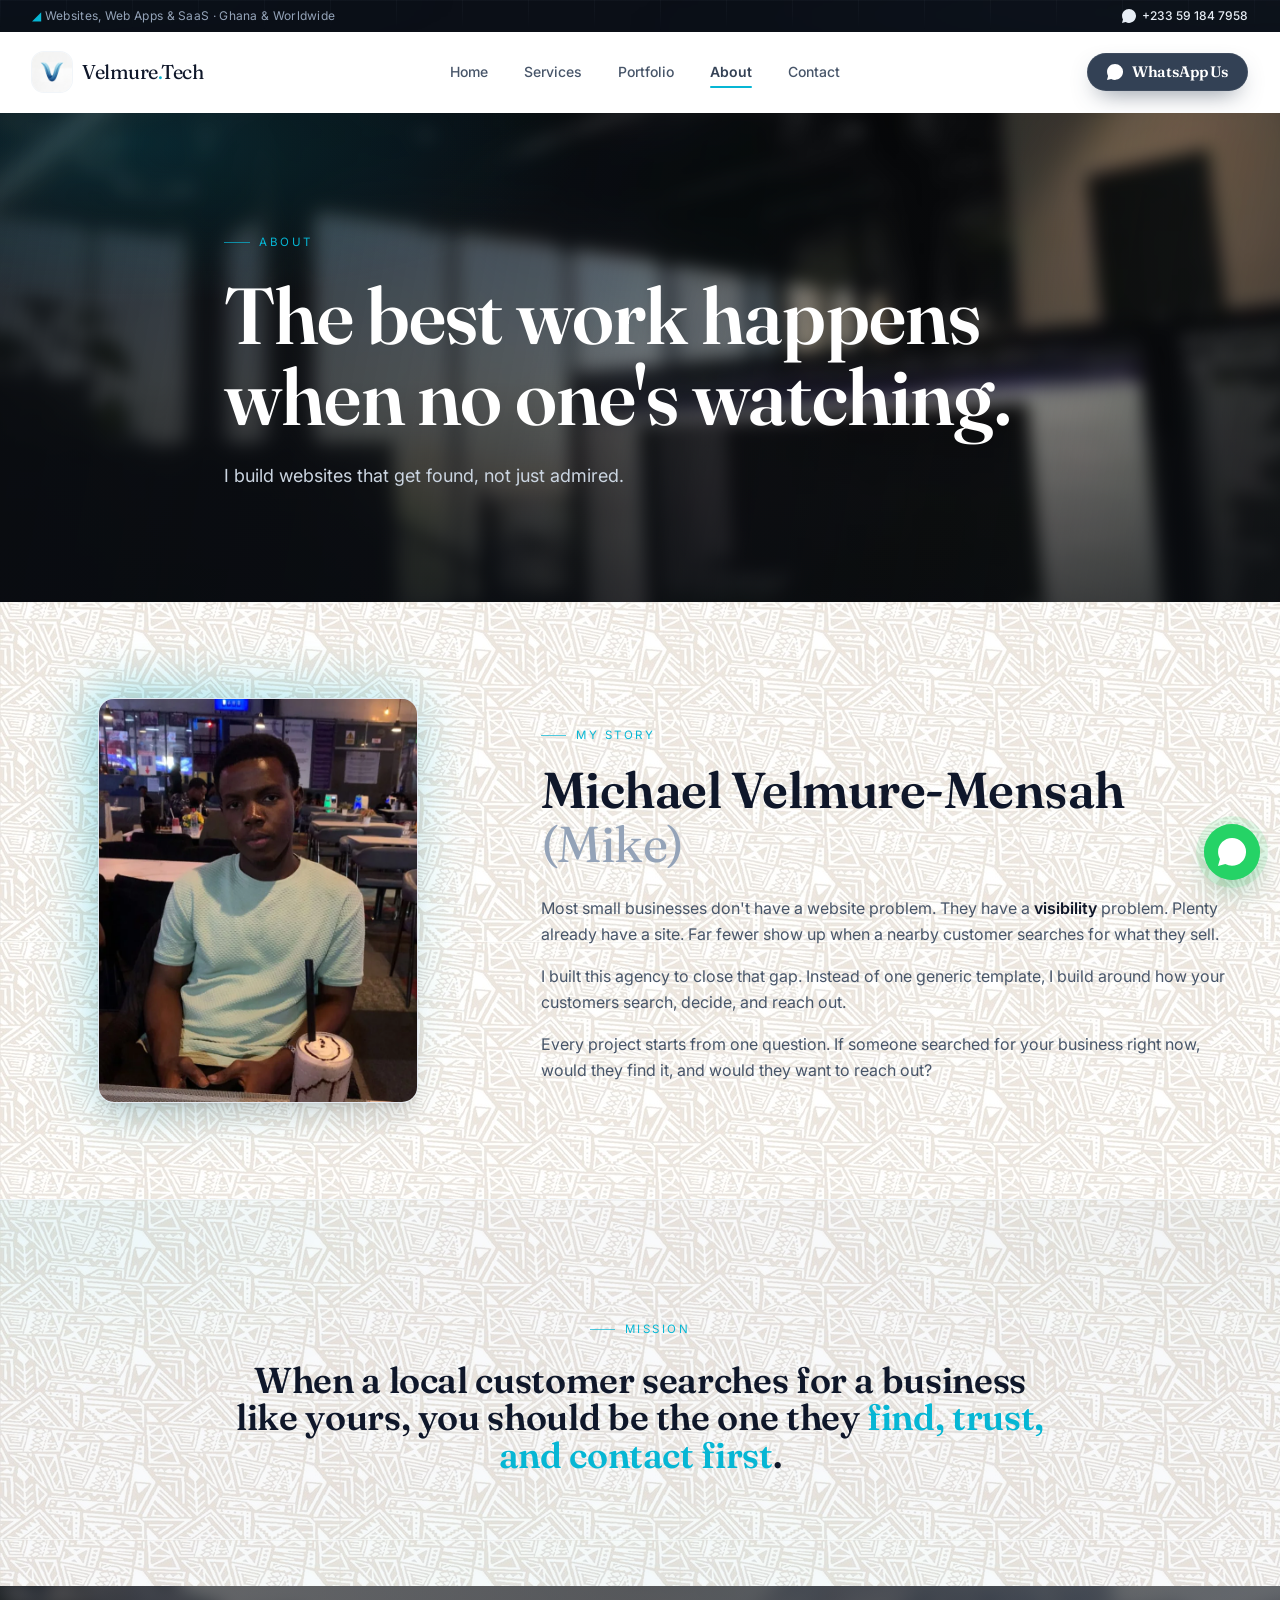
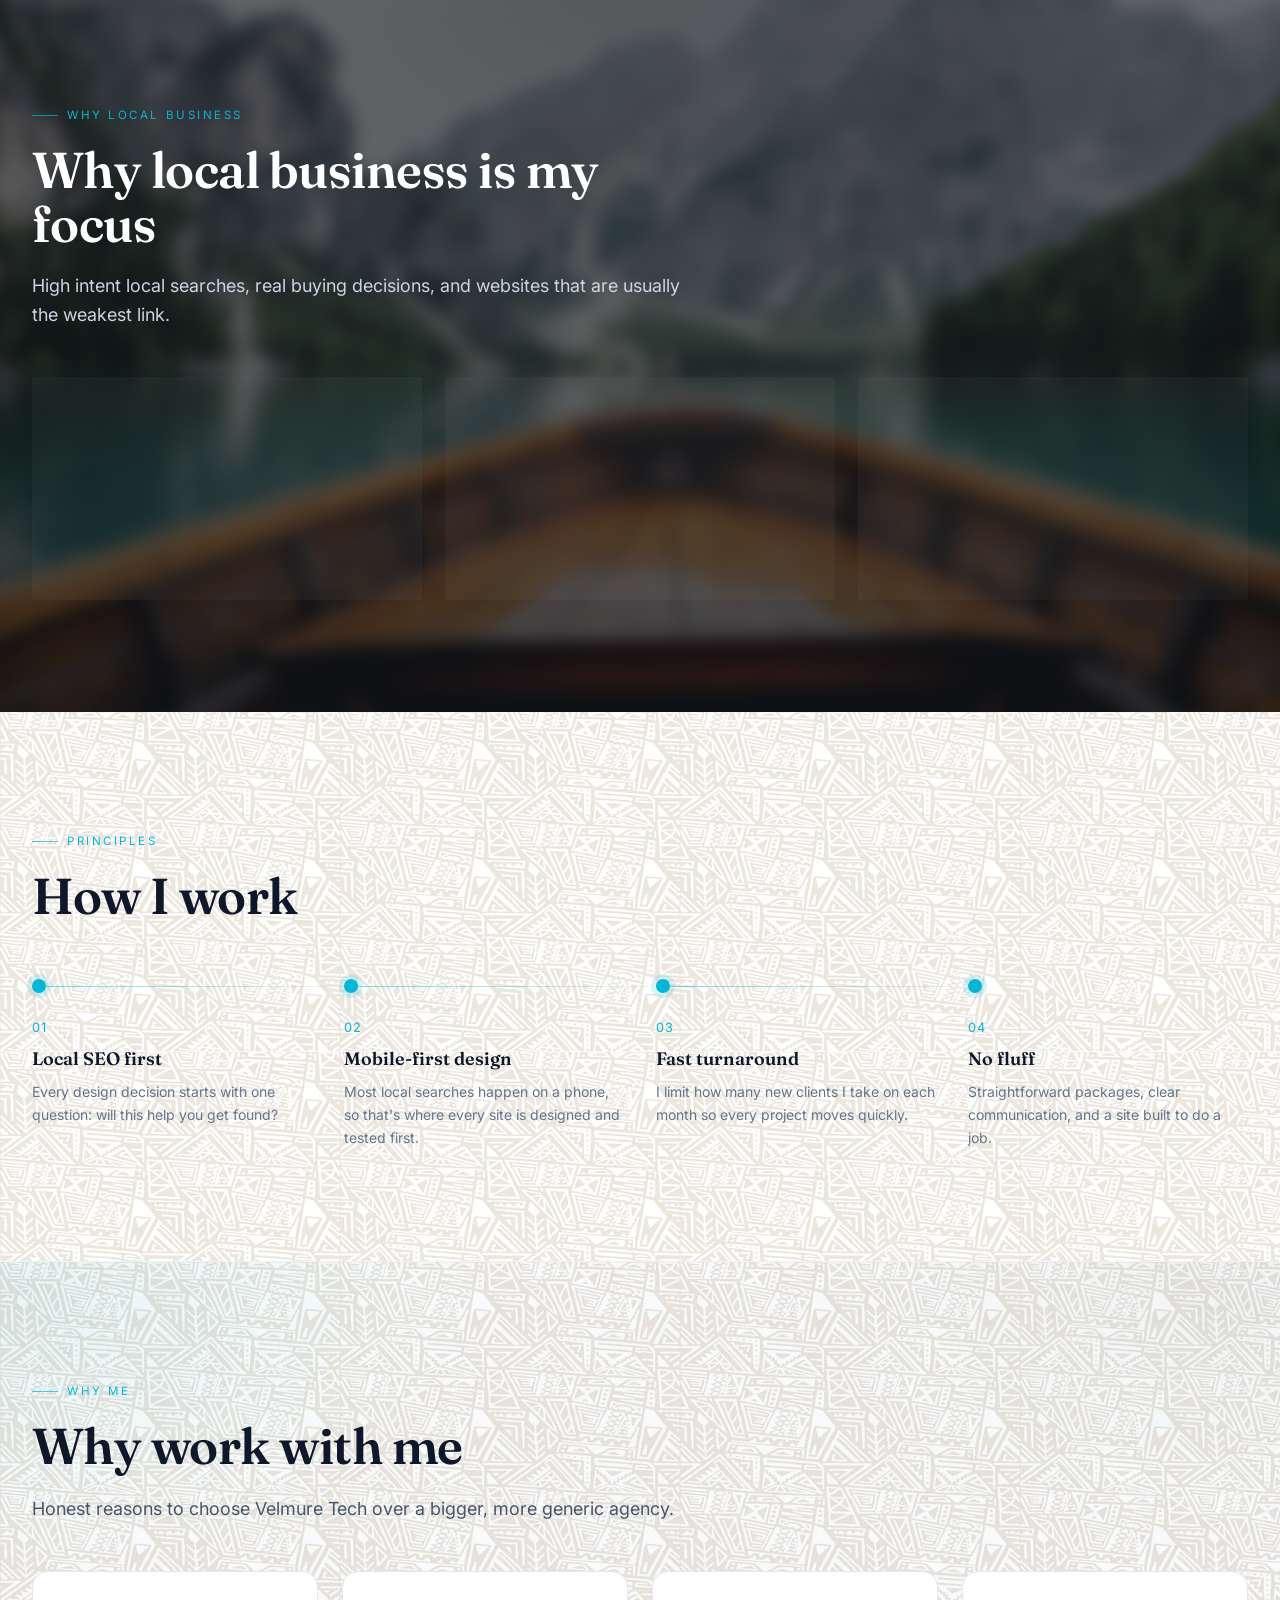
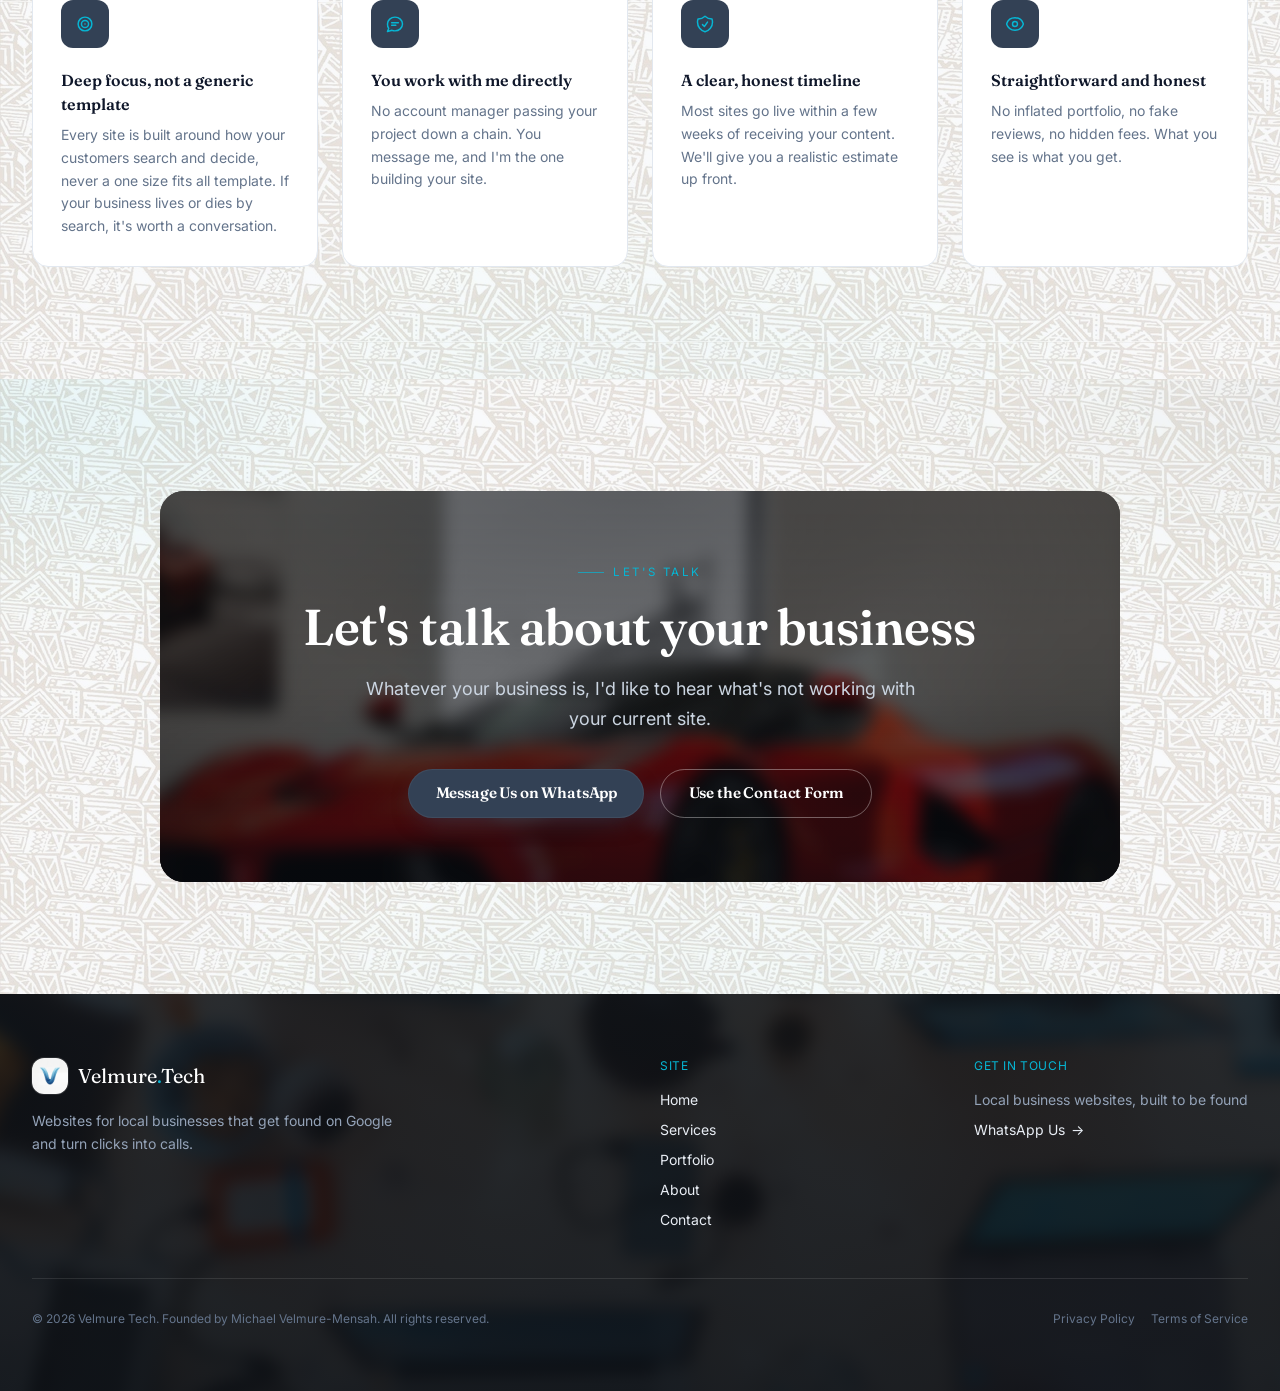
<file: about.html>
<!DOCTYPE html>
<html lang="en">
<head>
<meta charset="UTF-8" />
<meta name="viewport" content="width=device-width, initial-scale=1.0" />
<title>About Velmure Tech | Website Design &amp; Development Agency</title>
<meta name="description" content="Velmure Tech is a website design and development agency founded by Michael Velmure-Mensah, building premium websites, web apps, and ecommerce for Ghana and worldwide." />
<meta name="robots" content="index, follow" />
<meta name="author" content="Velmure Tech" />
<link rel="canonical" href="https://velmuretech.example/about.html" />

<!-- Open Graph / Facebook / WhatsApp link preview -->
<meta property="og:type" content="website" />
<meta property="og:site_name" content="Velmure Tech" />
<meta property="og:title" content="About Velmure Tech | Website Design & Development Agency" />
<meta property="og:description" content="Velmure Tech is a website design and development agency founded by Michael Velmure-Mensah, building premium websites, web apps, and ecommerce for Ghana and worldwide." />
<meta property="og:url" content="https://velmuretech.example/about.html" />
<meta property="og:image" content="https://velmuretech.example/images/photo/workspace-overhead.jpg" />
<meta property="og:image:width" content="1920" />
<meta property="og:image:height" content="1280" />
<meta property="og:locale" content="en_GB" />

<!-- Twitter Card -->
<meta name="twitter:card" content="summary_large_image" />
<meta name="twitter:title" content="About Velmure Tech | Website Design & Development Agency" />
<meta name="twitter:description" content="Velmure Tech is a website design and development agency founded by Michael Velmure-Mensah, building premium websites, web apps, and ecommerce for Ghana and worldwide." />
<meta name="twitter:image" content="https://velmuretech.example/images/photo/workspace-overhead.jpg" />

<link rel="icon" type="image/png" href="images/logo-icon.png" />
<link rel="apple-touch-icon" href="images/logo-icon.png" />
<meta name="theme-color" content="#0b1220" />
<link rel="preconnect" href="https://fonts.googleapis.com" />
<link rel="preconnect" href="https://fonts.gstatic.com" crossorigin />
<link href="https://fonts.googleapis.com/css2?family=Fraunces:ital,opsz,wght@0,9..144,400..600;1,9..144,400..500&family=Inter:wght@400;500;600;700&display=swap" rel="stylesheet" />

<link rel="stylesheet" href="css/tailwind.css" />
<link rel="stylesheet" href="css/style.css" />
<!-- BEGIN LOCALBUSINESS SCHEMA (auto-generated by scripts/generate_schema.py; edit seo/business.json instead) -->
<script type="application/ld+json">
{
  "@context": "https://schema.org",
  "@type": "ProfessionalService",
  "name": "Velmure Tech",
  "slogan": "Bringing the Future to the Present",
  "description": "Velmure Tech is a website design and development agency building premium, conversion focused websites, web applications, and ecommerce platforms for businesses in Ghana and worldwide, with SaaS development for startups and founders.",
  "telephone": "+233591847958",
  "email": "velmuretechcorps@gmail.com",
  "alternateName": "Velmure.Tech",
  "founder": {
    "@type": "Person",
    "name": "Michael Velmure-Mensah"
  },
  "address": {
    "@type": "PostalAddress",
    "addressLocality": "Accra",
    "addressRegion": "Greater Accra Region",
    "addressCountry": "GH"
  },
  "areaServed": [
    "Accra, Ghana",
    "Ghana",
    "Worldwide"
  ],
  "knowsAbout": [
    "Website Design",
    "Website Development",
    "Web Application Development",
    "SaaS Development",
    "Ecommerce Website Development",
    "Landing Page Design",
    "Local SEO",
    "Mobile First Web Design",
    "Conversion Rate Optimization"
  ]
}
</script>
<!-- END LOCALBUSINESS SCHEMA -->
<!-- BREADCRUMB SCHEMA -->
<script type="application/ld+json">
{
  "@context": "https://schema.org",
  "@type": "BreadcrumbList",
  "itemListElement": [
    { "@type": "ListItem", "position": 1, "name": "Home", "item": "https://velmuretech.example/" },
    { "@type": "ListItem", "position": 2, "name": "About", "item": "https://velmuretech.example/about.html" }
  ]
}
</script>
</head>
<body data-page="about" class="bg-surface text-ink antialiased">

<a href="#main" class="sr-only focus:not-sr-only focus:fixed focus:z-[60] focus:top-3 focus:left-3 focus:bg-white focus:text-ink focus:px-4 focus:py-2 focus:rounded-md focus:shadow-lg">Skip to content</a>

<!-- ===================== TOP BAR ===================== -->
<div class="surface-void text-slate-300 text-xs">
  <div class="max-w-7xl mx-auto px-4 sm:px-6 lg:px-8 py-2 flex items-center justify-end sm:justify-between gap-4">
    <p class="hidden sm:block font-mono tracking-wide text-slate-400"><span class="text-secondary">◢</span> Websites, Web Apps &amp; SaaS · Ghana &amp; Worldwide</p>
    <a href="https://wa.me/233591847958" target="_blank" rel="noopener" class="inline-flex items-center gap-1.5 font-medium hover:text-secondary transition-colors">
      <svg viewBox="0 0 24 24" class="h-3.5 w-3.5 fill-current" aria-hidden="true"><path d="M12.04 0C5.407 0 .06 5.335.06 11.938c0 2.104.552 4.157 1.601 5.966L0 24l6.284-1.645a11.94 11.94 0 0 0 5.75 1.464h.005c6.633 0 11.98-5.335 11.98-11.939A11.868 11.868 0 0 0 20.463 3.51 11.868 11.868 0 0 0 12.045 0zm5.432 14.382c-.297-.149-1.758-.867-2.03-.967-.273-.099-.471-.148-.67.15-.197.297-.767.966-.94 1.164-.173.199-.347.223-.644.075-.297-.15-1.255-.463-2.39-1.475-.883-.788-1.48-1.761-1.653-2.059-.173-.297-.018-.458.13-.606.134-.133.298-.347.446-.52.149-.174.198-.298.298-.497.099-.198.05-.371-.025-.52-.075-.149-.669-1.612-.916-2.207-.242-.579-.487-.5-.669-.51-.173-.008-.371-.01-.57-.01-.198 0-.52.074-.792.372-.272.297-1.04 1.016-1.04 2.479 0 1.462 1.065 2.875 1.213 3.074.149.198 2.096 3.2 5.077 4.487.709.306 1.262.489 1.694.625.712.227 1.36.195 1.871.118.571-.085 1.758-.719 2.006-1.413.248-.694.248-1.289.173-1.413-.074-.124-.272-.198-.57-.347z"/></svg>
      +233 59 184 7958
    </a>
  </div>
</div>

<!-- ===================== HEADER ===================== -->
<header id="site-header" class="sticky top-0 z-40 bg-white/95 border-b border-transparent">
  <div class="max-w-7xl mx-auto px-4 sm:px-6 lg:px-8">
    <div class="flex items-center justify-between h-16 sm:h-20">
      <a href="index.html" class="flex items-center gap-2.5 shrink-0" aria-label="Velmure Tech home">
        <img src="images/logo-icon.png" alt="Velmure Tech logo" width="40" height="40" class="h-9 w-9 sm:h-10 sm:w-10 rounded-xl ring-1 ring-slate-100 object-cover" />
        <span class="font-display text-xl tracking-tight text-ink">Velmure<span class="text-secondary">.</span>Tech</span>
      </a>

      <nav class="hidden md:flex items-center gap-9" aria-label="Primary">
        <a data-page="home" href="index.html" class="nav-link text-sm font-medium text-slate-600 hover:text-primary-dark transition-colors">Home</a>
        <a data-page="services" href="services.html" class="nav-link text-sm font-medium text-slate-600 hover:text-primary-dark transition-colors">Services</a>
        <a data-page="portfolio" href="portfolio.html" class="nav-link text-sm font-medium text-slate-600 hover:text-primary-dark transition-colors">Portfolio</a>
        <a data-page="about" href="about.html" class="nav-link text-sm font-medium text-slate-600 hover:text-primary-dark transition-colors">About</a>
        <a data-page="contact" href="contact.html" class="nav-link text-sm font-medium text-slate-600 hover:text-primary-dark transition-colors">Contact</a>
      </nav>

      <div class="hidden md:block">
        <a href="https://wa.me/233591847958?text=Hi%20Velmure%20Tech%2C%20I%27d%20like%20to%20talk%20about%20a%20new%20website." target="_blank" rel="noopener" class="btn btn-accent !py-2.5 !px-5 text-sm">
          <svg viewBox="0 0 24 24" class="h-4 w-4 fill-current" aria-hidden="true"><path d="M12.04 0C5.407 0 .06 5.335.06 11.938c0 2.104.552 4.157 1.601 5.966L0 24l6.284-1.645a11.94 11.94 0 0 0 5.75 1.464h.005c6.633 0 11.98-5.335 11.98-11.939A11.868 11.868 0 0 0 20.463 3.51 11.868 11.868 0 0 0 12.045 0zm5.432 14.382c-.297-.149-1.758-.867-2.03-.967-.273-.099-.471-.148-.67.15-.197.297-.767.966-.94 1.164-.173.199-.347.223-.644.075-.297-.15-1.255-.463-2.39-1.475-.883-.788-1.48-1.761-1.653-2.059-.173-.297-.018-.458.13-.606.134-.133.298-.347.446-.52.149-.174.198-.298.298-.497.099-.198.05-.371-.025-.52-.075-.149-.669-1.612-.916-2.207-.242-.579-.487-.5-.669-.51-.173-.008-.371-.01-.57-.01-.198 0-.52.074-.792.372-.272.297-1.04 1.016-1.04 2.479 0 1.462 1.065 2.875 1.213 3.074.149.198 2.096 3.2 5.077 4.487.709.306 1.262.489 1.694.625.712.227 1.36.195 1.871.118.571-.085 1.758-.719 2.006-1.413.248-.694.248-1.289.173-1.413-.074-.124-.272-.198-.57-.347z"/></svg>
          WhatsApp Us
        </a>
      </div>

      <button id="nav-toggle" aria-expanded="false" aria-controls="mobile-menu" aria-label="Toggle menu" class="md:hidden inline-flex items-center justify-center rounded-md p-2.5 text-slate-700 hover:bg-slate-100">
        <svg id="icon-menu" class="h-6 w-6" fill="none" viewBox="0 0 24 24" stroke="currentColor" aria-hidden="true"><path stroke-linecap="round" stroke-linejoin="round" stroke-width="2" d="M4 6h16M4 12h16M4 18h16" /></svg>
        <svg id="icon-close" class="h-6 w-6 hidden" fill="none" viewBox="0 0 24 24" stroke="currentColor" aria-hidden="true"><path stroke-linecap="round" stroke-linejoin="round" stroke-width="2" d="M6 18L18 6M6 6l12 12" /></svg>
      </button>
    </div>
  </div>

  <div id="mobile-menu" class="hidden md:hidden border-t border-slate-200 bg-white">
    <div class="px-4 py-4 space-y-1">
      <a data-page="home" href="index.html" class="nav-link block rounded-md px-3 py-2.5 text-base font-medium text-slate-700 hover:bg-slate-50">Home</a>
      <a data-page="services" href="services.html" class="nav-link block rounded-md px-3 py-2.5 text-base font-medium text-slate-700 hover:bg-slate-50">Services</a>
      <a data-page="portfolio" href="portfolio.html" class="nav-link block rounded-md px-3 py-2.5 text-base font-medium text-slate-700 hover:bg-slate-50">Portfolio</a>
      <a data-page="about" href="about.html" class="nav-link block rounded-md px-3 py-2.5 text-base font-medium text-slate-700 hover:bg-slate-50">About</a>
      <a data-page="contact" href="contact.html" class="nav-link block rounded-md px-3 py-2.5 text-base font-medium text-slate-700 hover:bg-slate-50">Contact</a>
      <a href="https://wa.me/233591847958" target="_blank" rel="noopener" class="btn btn-accent w-full mt-2">WhatsApp Us</a>
    </div>
  </div>
</header>

<main id="main">

  <!-- ===================== HERO ===================== -->
  <section class="photo-dark photo-dark--glow py-20 sm:py-28">
    <div class="photo-dark__img" aria-hidden="true"><img src="images/about-hero.webp" alt="" loading="eager" fetchpriority="high" /></div>
    <div class="max-w-4xl mx-auto px-4 sm:px-6 lg:px-8">
      <p class="kicker">About</p>
      <h1 class="display t-hero text-white mt-6">The best work happens when no one's watching.</h1>
      <p class="mt-6 text-lg text-slate-300 leading-relaxed max-w-2xl">I build websites that get found, not just admired.</p>
    </div>
  </section>

  <!-- ===================== FOUNDER STORY ===================== -->
  <section class="py-16 sm:py-24 bg-white bg-pattern border-b border-slate-100">
    <div class="max-w-7xl mx-auto px-4 sm:px-6 lg:px-8">
      <div class="grid lg:grid-cols-5 gap-14 items-center">

        <div class="lg:col-span-2" data-reveal="left">
          <div class="relative mx-auto max-w-xs">
            <div class="absolute -inset-3 rounded-[2rem] bg-gradient-to-br from-secondary/40 to-primary-dark/40 -z-10 blur-xl"></div>
            <img src="images/founder-michael.webp" alt="Portrait of Michael Velmure-Mensah, founder of Velmure Tech" width="719" height="910" loading="lazy" class="w-full aspect-[719/910] object-cover rounded-2xl border border-slate-200 shadow-xl" />
          </div>
        </div>

        <div class="lg:col-span-3" data-reveal="right">
          <p class="kicker">My story</p>
          <h2 class="mt-5 display t-h2 text-ink">Michael Velmure-Mensah <span class="text-slate-400 font-normal">(Mike)</span></h2>
          <div class="mt-6 space-y-4 text-slate-600 leading-relaxed">
            <p>Most small businesses don't have a website problem. They have a <em class="text-ink not-italic font-semibold">visibility</em> problem. Plenty already have a site. Far fewer show up when a nearby customer searches for what they sell.</p>
            <p>I built this agency to close that gap. Instead of one generic template, I build around how your customers search, decide, and reach out.</p>
            <p>Every project starts from one question. If someone searched for your business right now, would they find it, and would they want to reach out?</p>
          </div>
        </div>

      </div>
    </div>
  </section>

  <!-- ===================== MISSION ===================== -->
  <section class="py-20 sm:py-28 bg-mesh bg-pattern">
    <div class="max-w-4xl mx-auto px-4 sm:px-6 lg:px-8 text-center" data-reveal>
      <p class="kicker kicker--center">Mission</p>
      <p class="mt-6 display text-2xl sm:text-4xl leading-tight tracking-tight text-ink">When a local customer searches for a business like yours, you should be the one they <span class="text-secondary">find, trust, and contact first</span>.</p>
    </div>
  </section>

  <!-- ===================== WHY LOCAL BUSINESS ===================== -->
  <section class="photo-dark py-20 sm:py-28">
    <div class="photo-dark__img" aria-hidden="true"><img src="images/hero/slide-4-1024.webp" alt="" loading="lazy" /></div>
    <div class="max-w-7xl mx-auto px-4 sm:px-6 lg:px-8">
      <div class="max-w-2xl" data-reveal>
        <p class="kicker">Why local business</p>
        <h2 class="display t-h2 text-white mt-5">Why local business is my focus</h2>
        <p class="mt-5 text-slate-300 text-lg leading-relaxed">High intent local searches, real buying decisions, and websites that are usually the weakest link.</p>
      </div>

      <div class="mt-12 grid md:grid-cols-3 gap-6">
        <div class="card card-on-dark p-7 spotlight" data-reveal style="--d:0ms">
          <div class="flex h-11 w-11 items-center justify-center rounded-xl bg-secondary/15 text-secondary">
            <svg class="h-5 w-5" fill="none" viewBox="0 0 24 24" stroke="currentColor" aria-hidden="true"><path stroke-linecap="round" stroke-linejoin="round" stroke-width="1.75" d="M21 21l-4.35-4.35M11 19a8 8 0 100-16 8 8 0 000 16z"/></svg>
          </div>
          <h3 class="mt-4 font-display font-semibold text-white text-lg">Local search decides the sale</h3>
          <p class="mt-2 text-sm text-slate-300 leading-relaxed">People search, compare, and choose whoever looks most credible online.</p>
        </div>
        <div class="card card-on-dark p-7 spotlight" data-reveal style="--d:120ms">
          <div class="flex h-11 w-11 items-center justify-center rounded-xl bg-secondary/15 text-secondary">
            <svg class="h-5 w-5" fill="none" viewBox="0 0 24 24" stroke="currentColor" aria-hidden="true"><path stroke-linecap="round" stroke-linejoin="round" stroke-width="1.75" d="M12 9v3.75m0 3.75h.007v.008H12v-.008zM21 12a9 9 0 11-18 0 9 9 0 0118 0z"/></svg>
          </div>
          <h3 class="mt-4 font-display font-semibold text-white text-lg">Trust is decided in seconds</h3>
          <p class="mt-2 text-sm text-slate-300 leading-relaxed">An outdated or untrustworthy site loses the customer before the conversation starts.</p>
        </div>
        <div class="card card-on-dark p-7 spotlight" data-reveal style="--d:240ms">
          <div class="flex h-11 w-11 items-center justify-center rounded-xl bg-secondary/15 text-secondary">
            <svg class="h-5 w-5" fill="none" viewBox="0 0 24 24" stroke="currentColor" aria-hidden="true"><path stroke-linecap="round" stroke-linejoin="round" stroke-width="1.75" d="M6.633 10.5c.806 0 1.533-.446 2.031-1.08a9.041 9.041 0 012.861-2.4c.723-.384 1.35-.956 1.653-1.715a4.498 4.498 0 00.322-1.672V3a.75.75 0 01.75-.75A2.25 2.25 0 0116.5 4.5c0 1.152-.26 2.243-.723 3.218-.266.558.107 1.282.725 1.282h3.126c1.026 0 1.945.694 2.054 1.715.045.422.068.85.068 1.285a11.95 11.95 0 01-2.649 7.521c-.388.482-.987.729-1.605.729H13.48c-.483 0-.964-.078-1.423-.23l-3.114-1.04a4.501 4.501 0 00-1.423-.23H5.904M6.633 10.5H4.5A2.25 2.25 0 002.25 12.75v6.75A2.25 2.25 0 004.5 21.75h1.5c.75 0 1.5-.75 1.5-1.5V12c0-.75-.75-1.5-1.5-1.5z"/></svg>
          </div>
          <h3 class="mt-4 font-display font-semibold text-white text-lg">Most local sites are underbuilt</h3>
          <p class="mt-2 text-sm text-slate-300 leading-relaxed">Most agencies build one template for everyone. We build around how your business actually gets chosen.</p>
        </div>
      </div>
    </div>
  </section>

  <!-- ===================== HOW I WORK ===================== -->
  <section class="py-20 sm:py-28 bg-white bg-pattern border-b border-slate-100">
    <div class="max-w-7xl mx-auto px-4 sm:px-6 lg:px-8">
      <div class="max-w-2xl" data-reveal>
        <p class="kicker">Principles</p>
        <h2 class="display t-h2 text-ink mt-5">How I work</h2>
      </div>
      <div class="mt-14 grid sm:grid-cols-2 lg:grid-cols-4 gap-x-8 gap-y-12">
        <div class="step" data-reveal style="--d:0ms">
          <span class="step__dot"></span><span class="step__line"></span>
          <p class="step__num">01</p>
          <h3 class="mt-2 font-display font-semibold text-ink text-lg">Local SEO first</h3>
          <p class="mt-2 text-sm text-slate-500 leading-relaxed">Every design decision starts with one question: will this help you get found?</p>
        </div>
        <div class="step" data-reveal style="--d:120ms">
          <span class="step__dot"></span><span class="step__line"></span>
          <p class="step__num">02</p>
          <h3 class="mt-2 font-display font-semibold text-ink text-lg">Mobile-first design</h3>
          <p class="mt-2 text-sm text-slate-500 leading-relaxed">Most local searches happen on a phone, so that's where every site is designed and tested first.</p>
        </div>
        <div class="step" data-reveal style="--d:240ms">
          <span class="step__dot"></span><span class="step__line"></span>
          <p class="step__num">03</p>
          <h3 class="mt-2 font-display font-semibold text-ink text-lg">Fast turnaround</h3>
          <p class="mt-2 text-sm text-slate-500 leading-relaxed">I limit how many new clients I take on each month so every project moves quickly.</p>
        </div>
        <div class="step" data-reveal style="--d:360ms">
          <span class="step__dot" style="background:var(--color-secondary)"></span><span class="step__line"></span>
          <p class="step__num">04</p>
          <h3 class="mt-2 font-display font-semibold text-ink text-lg">No fluff</h3>
          <p class="mt-2 text-sm text-slate-500 leading-relaxed">Straightforward packages, clear communication, and a site built to do a job.</p>
        </div>
      </div>
    </div>
  </section>

  <!-- ===================== WHY CHOOSE US ===================== -->
  <section class="py-20 sm:py-28 bg-mesh bg-pattern">
    <div class="max-w-7xl mx-auto px-4 sm:px-6 lg:px-8">
      <div class="max-w-2xl" data-reveal>
        <p class="kicker">Why me</p>
        <h2 class="display t-h2 text-ink mt-5">Why work with me</h2>
        <p class="mt-5 text-slate-600 text-lg leading-relaxed">Honest reasons to choose Velmure Tech over a bigger, more generic agency.</p>
      </div>

      <div class="mt-12 grid sm:grid-cols-2 lg:grid-cols-4 gap-6">
        <div class="rounded-2xl bg-white border border-slate-200 p-7 spotlight" data-reveal style="--d:0ms">
          <div class="flex h-12 w-12 items-center justify-center rounded-xl bg-primary-dark text-secondary">
            <svg class="h-5 w-5" viewBox="0 0 24 24" fill="none" stroke="currentColor" aria-hidden="true"><circle cx="12" cy="12" r="8.25" stroke-width="1.75"/><circle cx="12" cy="12" r="4.25" stroke-width="1.75"/><circle cx="12" cy="12" r="1" fill="currentColor" stroke="none"/></svg>
          </div>
          <h3 class="mt-5 font-display font-semibold text-ink">Deep focus, not a generic template</h3>
          <p class="mt-2 text-sm text-slate-500 leading-relaxed">Every site is built around how your customers search and decide, never a one size fits all template. If your business lives or dies by search, it's worth a conversation.</p>
        </div>
        <div class="rounded-2xl bg-white border border-slate-200 p-7 spotlight" data-reveal style="--d:120ms">
          <div class="flex h-12 w-12 items-center justify-center rounded-xl bg-primary-dark text-secondary">
            <svg class="h-5 w-5" fill="none" viewBox="0 0 24 24" stroke="currentColor" aria-hidden="true"><path stroke-linecap="round" stroke-linejoin="round" stroke-width="1.75" d="M8 10.5h8m-8 3h5M21 12c0 4.556-4.03 8.25-9 8.25a9.76 9.76 0 01-3.53-.653L3 21l1.507-3.822A8.196 8.196 0 013 12c0-4.556 4.03-8.25 9-8.25s9 3.694 9 8.25z"/></svg>
          </div>
          <h3 class="mt-5 font-display font-semibold text-ink">You work with me directly</h3>
          <p class="mt-2 text-sm text-slate-500 leading-relaxed">No account manager passing your project down a chain. You message me, and I'm the one building your site.</p>
        </div>
        <div class="rounded-2xl bg-white border border-slate-200 p-7 spotlight" data-reveal style="--d:240ms">
          <div class="flex h-12 w-12 items-center justify-center rounded-xl bg-primary-dark text-secondary">
            <svg class="h-5 w-5" fill="none" viewBox="0 0 24 24" stroke="currentColor" aria-hidden="true"><path stroke-linecap="round" stroke-linejoin="round" stroke-width="1.75" d="M9 12.75L11.25 15 15 9.75m-3-7.036A11.959 11.959 0 013.598 6 11.99 11.99 0 003 9.75c0 5.592 3.824 10.29 9 11.622 5.176-1.332 9-6.03 9-11.622 0-1.31-.21-2.571-.598-3.75h-.152c-3.196 0-6.1-1.248-8.25-3.286z"/></svg>
          </div>
          <h3 class="mt-5 font-display font-semibold text-ink">A clear, honest timeline</h3>
          <p class="mt-2 text-sm text-slate-500 leading-relaxed">Most sites go live within a few weeks of receiving your content. We'll give you a realistic estimate up front.</p>
        </div>
        <div class="rounded-2xl bg-white border border-slate-200 p-7 spotlight" data-reveal style="--d:360ms">
          <div class="flex h-12 w-12 items-center justify-center rounded-xl bg-primary-dark text-secondary">
            <svg class="h-5 w-5" fill="none" viewBox="0 0 24 24" stroke="currentColor" aria-hidden="true"><path stroke-linecap="round" stroke-linejoin="round" stroke-width="1.75" d="M2.036 12.322a1.012 1.012 0 010-.639C3.423 7.51 7.36 4.5 12 4.5c4.638 0 8.573 3.007 9.963 7.178.07.207.07.431 0 .639C20.577 16.49 16.64 19.5 12 19.5c-4.638 0-8.573-3.007-9.963-7.178z"/><path stroke-linecap="round" stroke-linejoin="round" stroke-width="1.75" d="M15 12a3 3 0 11-6 0 3 3 0 016 0z"/></svg>
          </div>
          <h3 class="mt-5 font-display font-semibold text-ink">Straightforward and honest</h3>
          <p class="mt-2 text-sm text-slate-500 leading-relaxed">No inflated portfolio, no fake reviews, no hidden fees. What you see is what you get.</p>
        </div>
      </div>
    </div>
  </section>

  <!-- ===================== FINAL CTA ===================== -->
  <section class="py-20 sm:py-28 bg-mesh bg-pattern">
    <div class="max-w-5xl mx-auto px-4 sm:px-6 lg:px-8" data-reveal>
      <div class="photo-dark rounded-3xl p-10 sm:p-16 text-center">
        <div class="photo-dark__img" aria-hidden="true"><img src="images/photo/car-showroom.jpg" alt="" loading="lazy" /></div>
        <p class="kicker kicker--center">Let's talk</p>
        <h2 class="display t-h2 text-white mt-5">Let's talk about your business</h2>
        <p class="mt-5 text-slate-300 text-lg max-w-xl mx-auto leading-relaxed">Whatever your business is, I'd like to hear what's not working with your current site.</p>
        <div class="mt-9 flex flex-col sm:flex-row gap-4 justify-center">
          <a href="https://wa.me/233591847958?text=Hi%20Velmure%20Tech%2C%20I%27d%20like%20to%20talk%20about%20a%20new%20website." target="_blank" rel="noopener" class="btn btn-accent text-base">Message Us on WhatsApp</a>
          <a href="contact.html" class="btn btn-outline-light text-base">Use the Contact Form</a>
        </div>
      </div>
    </div>
  </section>

</main>

<!-- ===================== FOOTER ===================== -->
<footer class="photo-dark photo-dark--deep text-slate-300">
  <div class="photo-dark__img" aria-hidden="true"><img src="images/photo/workspace-overhead.jpg" alt="" loading="lazy" /></div>
  <div class="max-w-7xl mx-auto px-4 sm:px-6 lg:px-8 py-16">
    <div class="grid md:grid-cols-4 gap-10">
      <div class="md:col-span-2">
        <a href="index.html" class="flex items-center gap-2.5" aria-label="Velmure Tech home">
          <img src="images/logo-icon.png" alt="Velmure Tech logo" width="36" height="36" loading="lazy" class="h-9 w-9 rounded-xl ring-1 ring-white/10 object-cover" />
          <span class="font-display text-xl text-white">Velmure<span class="text-secondary">.</span>Tech</span>
        </a>
        <p class="mt-4 text-sm text-slate-400 leading-relaxed max-w-sm">Websites for local businesses that get found on Google and turn clicks into calls.</p>
      </div>
      <div>
        <p class="font-mono text-xs tracking-wider text-secondary">SITE</p>
        <ul class="mt-4 space-y-2.5 text-sm">
          <li><a href="index.html" class="hover:text-secondary transition-colors">Home</a></li>
          <li><a href="services.html" class="hover:text-secondary transition-colors">Services</a></li>
          <li><a href="portfolio.html" class="hover:text-secondary transition-colors">Portfolio</a></li>
          <li><a href="about.html" class="hover:text-secondary transition-colors">About</a></li>
          <li><a href="contact.html" class="hover:text-secondary transition-colors">Contact</a></li>
        </ul>
      </div>
      <div>
        <p class="font-mono text-xs tracking-wider text-secondary">GET IN TOUCH</p>
        <ul class="mt-4 space-y-2.5 text-sm">
          <li class="text-slate-400">Local business websites, built to be found</li>
          <li><a href="https://wa.me/233591847958?text=Hii%20Mike!%20I%20wanna%20get%20inquiries%20about%20a%20website." target="_blank" rel="noopener" class="inline-flex items-center gap-1.5 hover:text-secondary transition-colors">WhatsApp Us <span aria-hidden="true">→</span></a></li>
        </ul>
      </div>
    </div>
    <div class="mt-12 pt-8 border-t border-white/10 flex flex-col sm:flex-row items-center justify-between gap-3 text-xs text-slate-500">
      <p>&copy; <span data-year></span> Velmure Tech. Founded by Michael Velmure-Mensah. All rights reserved.</p>
      <p class="flex gap-4"><a href="privacy.html" class="hover:text-secondary transition-colors">Privacy Policy</a><a href="terms.html" class="hover:text-secondary transition-colors">Terms of Service</a></p>
    </div>
  </div>
</footer>

<!-- ===================== WHATSAPP FLOATING BUTTON ===================== -->
<a href="https://wa.me/233591847958?text=Hi%20Velmure%20Tech%2C%20I%27d%20like%20to%20talk%20about%20a%20new%20website." target="_blank" rel="noopener" class="wa-float" aria-label="Chat with Velmure Tech on WhatsApp">
  <span class="wa-pulse" aria-hidden="true"></span>
  <span class="relative flex h-14 w-14 items-center justify-center rounded-full bg-[#25D366] text-white wa-glow hover:scale-105 transition-transform">
    <svg viewBox="0 0 24 24" class="h-7 w-7 fill-current" aria-hidden="true"><path d="M12.04 0C5.407 0 .06 5.335.06 11.938c0 2.104.552 4.157 1.601 5.966L0 24l6.284-1.645a11.94 11.94 0 0 0 5.75 1.464h.005c6.633 0 11.98-5.335 11.98-11.939A11.868 11.868 0 0 0 20.463 3.51 11.868 11.868 0 0 0 12.045 0zm5.432 14.382c-.297-.149-1.758-.867-2.03-.967-.273-.099-.471-.148-.67.15-.197.297-.767.966-.94 1.164-.173.199-.347.223-.644.075-.297-.15-1.255-.463-2.39-1.475-.883-.788-1.48-1.761-1.653-2.059-.173-.297-.018-.458.13-.606.134-.133.298-.347.446-.52.149-.174.198-.298.298-.497.099-.198.05-.371-.025-.52-.075-.149-.669-1.612-.916-2.207-.242-.579-.487-.5-.669-.51-.173-.008-.371-.01-.57-.01-.198 0-.52.074-.792.372-.272.297-1.04 1.016-1.04 2.479 0 1.462 1.065 2.875 1.213 3.074.149.198 2.096 3.2 5.077 4.487.709.306 1.262.489 1.694.625.712.227 1.36.195 1.871.118.571-.085 1.758-.719 2.006-1.413.248-.694.248-1.289.173-1.413-.074-.124-.272-.198-.57-.347z"/></svg>
  </span>
</a>

<script src="js/main.js" defer></script>
</body>
</html>
</file>
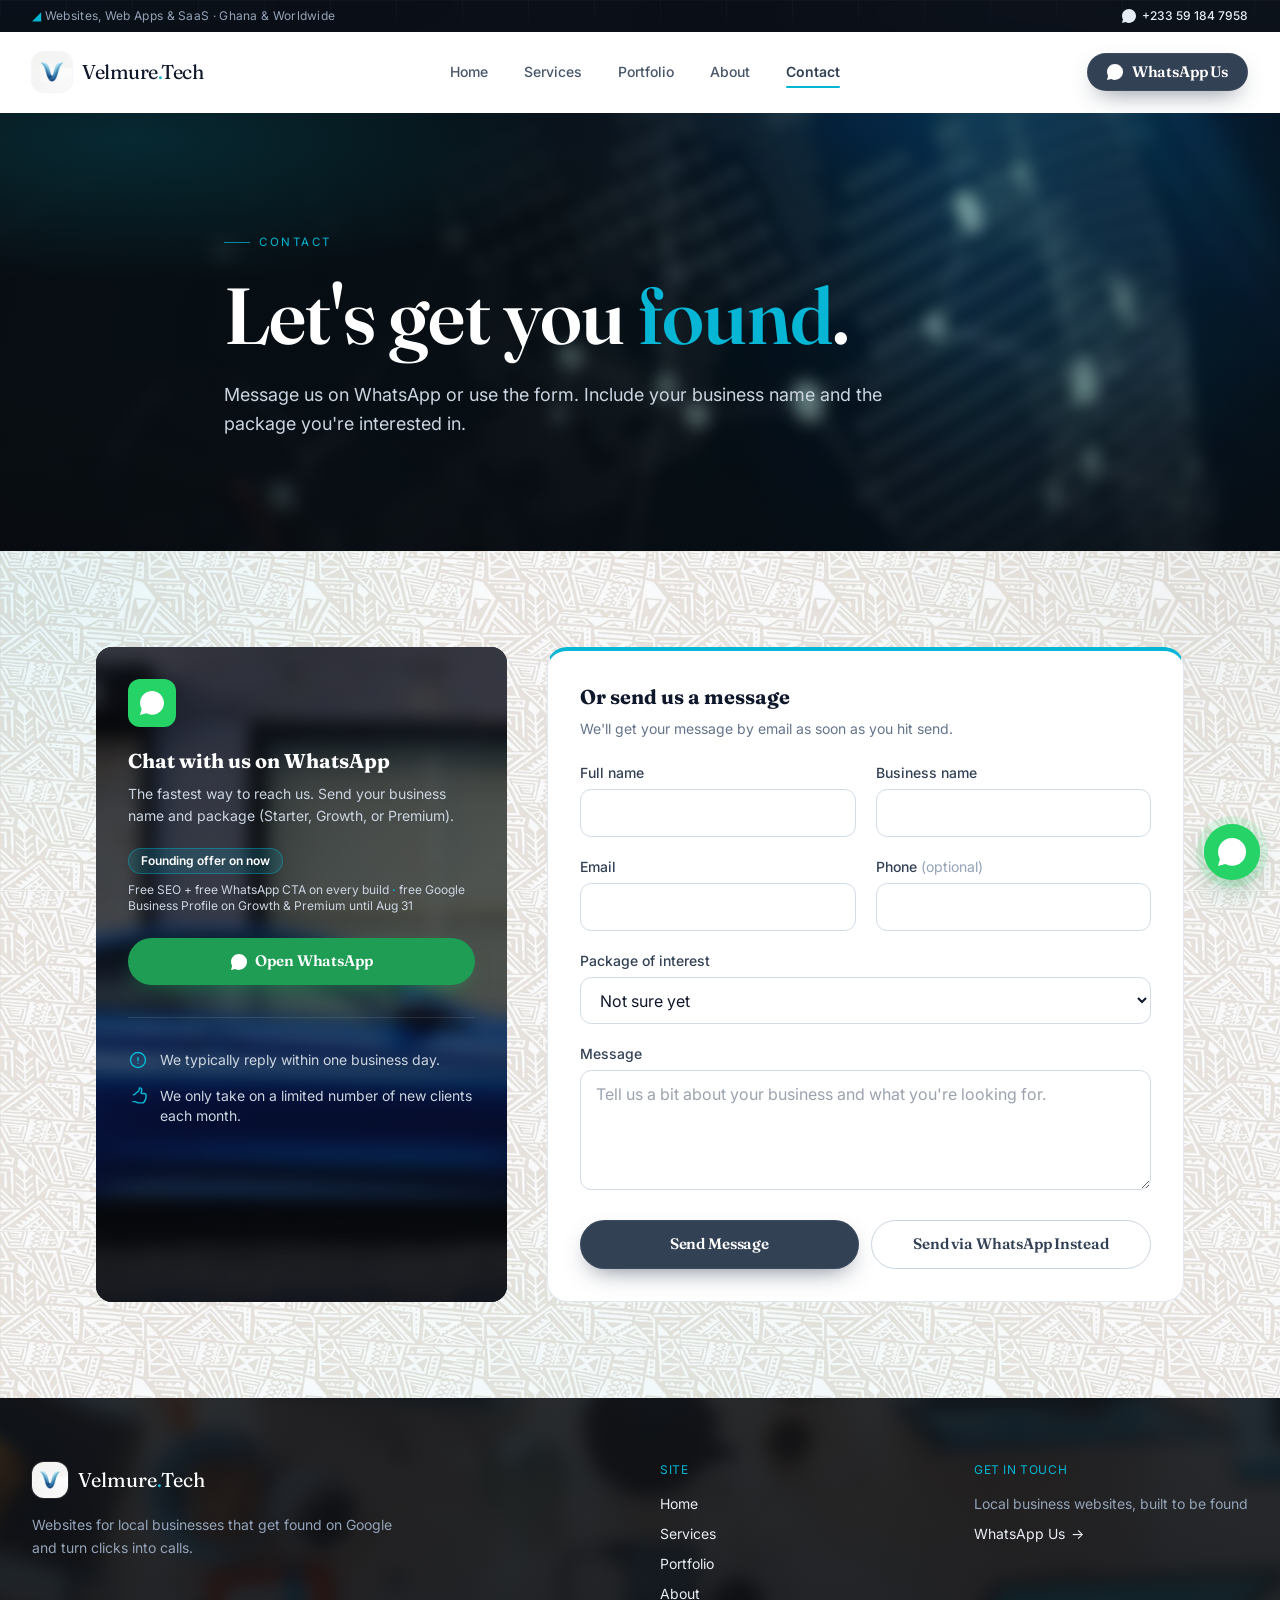
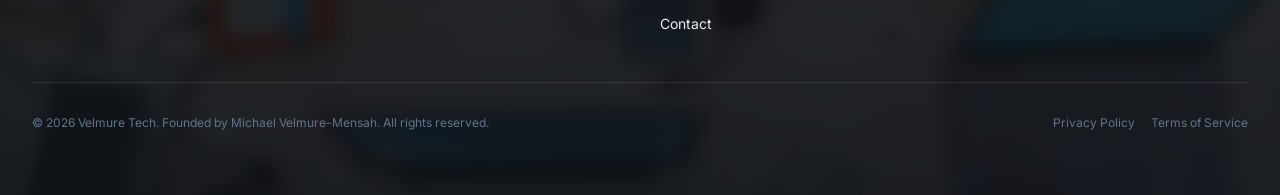
<file: contact.html>
<!DOCTYPE html>
<html lang="en">
<head>
<meta charset="UTF-8" />
<meta name="viewport" content="width=device-width, initial-scale=1.0" />
<title>Contact Velmure Tech | Website Design Agency in Ghana</title>
<meta name="description" content="Message Velmure Tech on WhatsApp or email for a website, web app, or e-commerce quote. Tell us your business name and what you need. We reply fast, serving Ghana and worldwide." />
<meta name="robots" content="index, follow" />
<meta name="author" content="Velmure Tech" />
<link rel="canonical" href="https://velmuretech.example/contact.html" />

<!-- Open Graph / Facebook / WhatsApp link preview -->
<meta property="og:type" content="website" />
<meta property="og:site_name" content="Velmure Tech" />
<meta property="og:title" content="Contact Velmure Tech | Website Design Agency in Ghana" />
<meta property="og:description" content="Message Velmure Tech on WhatsApp or email for a website, web app, or e-commerce quote. Tell us your business name and what you need. We reply fast, serving Ghana and worldwide." />
<meta property="og:url" content="https://velmuretech.example/contact.html" />
<meta property="og:image" content="https://velmuretech.example/images/photo/street-bmw.jpg" />
<meta property="og:image:width" content="1920" />
<meta property="og:image:height" content="1278" />
<meta property="og:locale" content="en_GB" />

<!-- Twitter Card -->
<meta name="twitter:card" content="summary_large_image" />
<meta name="twitter:title" content="Contact Velmure Tech | Website Design Agency in Ghana" />
<meta name="twitter:description" content="Message Velmure Tech on WhatsApp or email for a website, web app, or e-commerce quote. Tell us your business name and what you need. We reply fast, serving Ghana and worldwide." />
<meta name="twitter:image" content="https://velmuretech.example/images/photo/street-bmw.jpg" />

<link rel="icon" type="image/png" href="images/logo-icon.png" />
<link rel="apple-touch-icon" href="images/logo-icon.png" />
<meta name="theme-color" content="#0b1220" />
<link rel="preconnect" href="https://fonts.googleapis.com" />
<link rel="preconnect" href="https://fonts.gstatic.com" crossorigin />
<link href="https://fonts.googleapis.com/css2?family=Fraunces:ital,opsz,wght@0,9..144,400..600;1,9..144,400..500&family=Inter:wght@400;500;600;700&display=swap" rel="stylesheet" />

<link rel="stylesheet" href="css/tailwind.css" />
<link rel="stylesheet" href="css/style.css" />
<!-- BEGIN LOCALBUSINESS SCHEMA (auto-generated by scripts/generate_schema.py; edit seo/business.json instead) -->
<script type="application/ld+json">
{
  "@context": "https://schema.org",
  "@type": "ProfessionalService",
  "name": "Velmure Tech",
  "slogan": "Bringing the Future to the Present",
  "description": "Velmure Tech is a website design and development agency building premium, conversion focused websites, web applications, and ecommerce platforms for businesses in Ghana and worldwide, with SaaS development for startups and founders.",
  "telephone": "+233591847958",
  "email": "velmuretechcorps@gmail.com",
  "alternateName": "Velmure.Tech",
  "founder": {
    "@type": "Person",
    "name": "Michael Velmure-Mensah"
  },
  "address": {
    "@type": "PostalAddress",
    "addressLocality": "Accra",
    "addressRegion": "Greater Accra Region",
    "addressCountry": "GH"
  },
  "areaServed": [
    "Accra, Ghana",
    "Ghana",
    "Worldwide"
  ],
  "knowsAbout": [
    "Website Design",
    "Website Development",
    "Web Application Development",
    "SaaS Development",
    "Ecommerce Website Development",
    "Landing Page Design",
    "Local SEO",
    "Mobile First Web Design",
    "Conversion Rate Optimization"
  ]
}
</script>
<!-- END LOCALBUSINESS SCHEMA -->
<!-- BREADCRUMB SCHEMA -->
<script type="application/ld+json">
{
  "@context": "https://schema.org",
  "@type": "BreadcrumbList",
  "itemListElement": [
    { "@type": "ListItem", "position": 1, "name": "Home", "item": "https://velmuretech.example/" },
    { "@type": "ListItem", "position": 2, "name": "Contact", "item": "https://velmuretech.example/contact.html" }
  ]
}
</script>
</head>
<body data-page="contact" class="bg-surface text-ink antialiased">

<a href="#main" class="sr-only focus:not-sr-only focus:fixed focus:z-[60] focus:top-3 focus:left-3 focus:bg-white focus:text-ink focus:px-4 focus:py-2 focus:rounded-md focus:shadow-lg">Skip to content</a>

<!-- ===================== TOP BAR ===================== -->
<div class="surface-void text-slate-300 text-xs">
  <div class="max-w-7xl mx-auto px-4 sm:px-6 lg:px-8 py-2 flex items-center justify-end sm:justify-between gap-4">
    <p class="hidden sm:block font-mono tracking-wide text-slate-400"><span class="text-secondary">◢</span> Websites, Web Apps &amp; SaaS · Ghana &amp; Worldwide</p>
    <a href="https://wa.me/233591847958" target="_blank" rel="noopener" class="inline-flex items-center gap-1.5 font-medium hover:text-secondary transition-colors">
      <svg viewBox="0 0 24 24" class="h-3.5 w-3.5 fill-current" aria-hidden="true"><path d="M12.04 0C5.407 0 .06 5.335.06 11.938c0 2.104.552 4.157 1.601 5.966L0 24l6.284-1.645a11.94 11.94 0 0 0 5.75 1.464h.005c6.633 0 11.98-5.335 11.98-11.939A11.868 11.868 0 0 0 20.463 3.51 11.868 11.868 0 0 0 12.045 0zm5.432 14.382c-.297-.149-1.758-.867-2.03-.967-.273-.099-.471-.148-.67.15-.197.297-.767.966-.94 1.164-.173.199-.347.223-.644.075-.297-.15-1.255-.463-2.39-1.475-.883-.788-1.48-1.761-1.653-2.059-.173-.297-.018-.458.13-.606.134-.133.298-.347.446-.52.149-.174.198-.298.298-.497.099-.198.05-.371-.025-.52-.075-.149-.669-1.612-.916-2.207-.242-.579-.487-.5-.669-.51-.173-.008-.371-.01-.57-.01-.198 0-.52.074-.792.372-.272.297-1.04 1.016-1.04 2.479 0 1.462 1.065 2.875 1.213 3.074.149.198 2.096 3.2 5.077 4.487.709.306 1.262.489 1.694.625.712.227 1.36.195 1.871.118.571-.085 1.758-.719 2.006-1.413.248-.694.248-1.289.173-1.413-.074-.124-.272-.198-.57-.347z"/></svg>
      +233 59 184 7958
    </a>
  </div>
</div>

<!-- ===================== HEADER ===================== -->
<header id="site-header" class="sticky top-0 z-40 bg-white/95 border-b border-transparent">
  <div class="max-w-7xl mx-auto px-4 sm:px-6 lg:px-8">
    <div class="flex items-center justify-between h-16 sm:h-20">
      <a href="index.html" class="flex items-center gap-2.5 shrink-0" aria-label="Velmure Tech home">
        <img src="images/logo-icon.png" alt="Velmure Tech logo" width="40" height="40" class="h-9 w-9 sm:h-10 sm:w-10 rounded-xl ring-1 ring-slate-100 object-cover" />
        <span class="font-display text-xl tracking-tight text-ink">Velmure<span class="text-secondary">.</span>Tech</span>
      </a>

      <nav class="hidden md:flex items-center gap-9" aria-label="Primary">
        <a data-page="home" href="index.html" class="nav-link text-sm font-medium text-slate-600 hover:text-primary-dark transition-colors">Home</a>
        <a data-page="services" href="services.html" class="nav-link text-sm font-medium text-slate-600 hover:text-primary-dark transition-colors">Services</a>
        <a data-page="portfolio" href="portfolio.html" class="nav-link text-sm font-medium text-slate-600 hover:text-primary-dark transition-colors">Portfolio</a>
        <a data-page="about" href="about.html" class="nav-link text-sm font-medium text-slate-600 hover:text-primary-dark transition-colors">About</a>
        <a data-page="contact" href="contact.html" class="nav-link text-sm font-medium text-slate-600 hover:text-primary-dark transition-colors">Contact</a>
      </nav>

      <div class="hidden md:block">
        <a href="https://wa.me/233591847958?text=Hi%20Velmure%20Tech%2C%20I%27d%20like%20to%20talk%20about%20a%20new%20website." target="_blank" rel="noopener" class="btn btn-accent !py-2.5 !px-5 text-sm">
          <svg viewBox="0 0 24 24" class="h-4 w-4 fill-current" aria-hidden="true"><path d="M12.04 0C5.407 0 .06 5.335.06 11.938c0 2.104.552 4.157 1.601 5.966L0 24l6.284-1.645a11.94 11.94 0 0 0 5.75 1.464h.005c6.633 0 11.98-5.335 11.98-11.939A11.868 11.868 0 0 0 20.463 3.51 11.868 11.868 0 0 0 12.045 0zm5.432 14.382c-.297-.149-1.758-.867-2.03-.967-.273-.099-.471-.148-.67.15-.197.297-.767.966-.94 1.164-.173.199-.347.223-.644.075-.297-.15-1.255-.463-2.39-1.475-.883-.788-1.48-1.761-1.653-2.059-.173-.297-.018-.458.13-.606.134-.133.298-.347.446-.52.149-.174.198-.298.298-.497.099-.198.05-.371-.025-.52-.075-.149-.669-1.612-.916-2.207-.242-.579-.487-.5-.669-.51-.173-.008-.371-.01-.57-.01-.198 0-.52.074-.792.372-.272.297-1.04 1.016-1.04 2.479 0 1.462 1.065 2.875 1.213 3.074.149.198 2.096 3.2 5.077 4.487.709.306 1.262.489 1.694.625.712.227 1.36.195 1.871.118.571-.085 1.758-.719 2.006-1.413.248-.694.248-1.289.173-1.413-.074-.124-.272-.198-.57-.347z"/></svg>
          WhatsApp Us
        </a>
      </div>

      <button id="nav-toggle" aria-expanded="false" aria-controls="mobile-menu" aria-label="Toggle menu" class="md:hidden inline-flex items-center justify-center rounded-md p-2.5 text-slate-700 hover:bg-slate-100">
        <svg id="icon-menu" class="h-6 w-6" fill="none" viewBox="0 0 24 24" stroke="currentColor" aria-hidden="true"><path stroke-linecap="round" stroke-linejoin="round" stroke-width="2" d="M4 6h16M4 12h16M4 18h16" /></svg>
        <svg id="icon-close" class="h-6 w-6 hidden" fill="none" viewBox="0 0 24 24" stroke="currentColor" aria-hidden="true"><path stroke-linecap="round" stroke-linejoin="round" stroke-width="2" d="M6 18L18 6M6 6l12 12" /></svg>
      </button>
    </div>
  </div>

  <div id="mobile-menu" class="hidden md:hidden border-t border-slate-200 bg-white">
    <div class="px-4 py-4 space-y-1">
      <a data-page="home" href="index.html" class="nav-link block rounded-md px-3 py-2.5 text-base font-medium text-slate-700 hover:bg-slate-50">Home</a>
      <a data-page="services" href="services.html" class="nav-link block rounded-md px-3 py-2.5 text-base font-medium text-slate-700 hover:bg-slate-50">Services</a>
      <a data-page="portfolio" href="portfolio.html" class="nav-link block rounded-md px-3 py-2.5 text-base font-medium text-slate-700 hover:bg-slate-50">Portfolio</a>
      <a data-page="about" href="about.html" class="nav-link block rounded-md px-3 py-2.5 text-base font-medium text-slate-700 hover:bg-slate-50">About</a>
      <a data-page="contact" href="contact.html" class="nav-link block rounded-md px-3 py-2.5 text-base font-medium text-slate-700 hover:bg-slate-50">Contact</a>
      <a href="https://wa.me/233591847958" target="_blank" rel="noopener" class="btn btn-accent w-full mt-2">WhatsApp Us</a>
    </div>
  </div>
</header>

<main id="main">

  <!-- ===================== PAGE INTRO ===================== -->
  <section class="photo-dark photo-dark--glow py-20 sm:py-28">
    <div class="photo-dark__img" aria-hidden="true"><img src="images/globe-connection.webp" alt="" loading="eager" fetchpriority="high" /></div>
    <div class="max-w-4xl mx-auto px-4 sm:px-6 lg:px-8">
      <p class="kicker">Contact</p>
      <h1 class="display t-hero text-white mt-6">Let's get you <span class="text-secondary">found</span>.</h1>
      <p class="mt-6 text-lg text-slate-300 leading-relaxed max-w-2xl">Message us on WhatsApp or use the form. Include your business name and the package you're interested in.</p>
    </div>
  </section>

  <!-- ===================== CONTACT GRID ===================== -->
  <section class="py-16 sm:py-24 bg-mesh bg-pattern">
    <div class="max-w-6xl mx-auto px-4 sm:px-6 lg:px-8">
      <div class="grid lg:grid-cols-5 gap-10">

        <!-- WhatsApp panel -->
        <div class="lg:col-span-2" data-reveal="left">
          <div class="photo-dark rounded-2xl p-8 h-full flex flex-col text-white">
            <div class="photo-dark__img" aria-hidden="true"><img src="images/photo/street-bmw.jpg" alt="" loading="lazy" /></div>
            <div class="relative flex flex-col h-full">
              <div class="flex h-12 w-12 items-center justify-center rounded-xl bg-[#25D366] text-white wa-glow">
                <svg viewBox="0 0 24 24" class="h-6 w-6 fill-current" aria-hidden="true"><path d="M12.04 0C5.407 0 .06 5.335.06 11.938c0 2.104.552 4.157 1.601 5.966L0 24l6.284-1.645a11.94 11.94 0 0 0 5.75 1.464h.005c6.633 0 11.98-5.335 11.98-11.939A11.868 11.868 0 0 0 20.463 3.51 11.868 11.868 0 0 0 12.045 0zm5.432 14.382c-.297-.149-1.758-.867-2.03-.967-.273-.099-.471-.148-.67.15-.197.297-.767.966-.94 1.164-.173.199-.347.223-.644.075-.297-.15-1.255-.463-2.39-1.475-.883-.788-1.48-1.761-1.653-2.059-.173-.297-.018-.458.13-.606.134-.133.298-.347.446-.52.149-.174.198-.298.298-.497.099-.198.05-.371-.025-.52-.075-.149-.669-1.612-.916-2.207-.242-.579-.487-.5-.669-.51-.173-.008-.371-.01-.57-.01-.198 0-.52.074-.792.372-.272.297-1.04 1.016-1.04 2.479 0 1.462 1.065 2.875 1.213 3.074.149.198 2.096 3.2 5.077 4.487.709.306 1.262.489 1.694.625.712.227 1.36.195 1.871.118.571-.085 1.758-.719 2.006-1.413.248-.694.248-1.289.173-1.413-.074-.124-.272-.198-.57-.347z"/></svg>
              </div>
              <h2 class="mt-5 font-display text-xl font-bold text-white">Chat with us on WhatsApp</h2>
              <p class="mt-2 text-sm text-slate-300 leading-relaxed">The fastest way to reach us. Send your business name and package (Starter, Growth, or Premium).</p>
              <div class="mt-5 flex flex-wrap items-center gap-2 text-xs font-semibold text-white">
                <span class="rounded-full bg-secondary/15 border border-secondary/40 px-3 py-1">Founding offer on now</span>
                <span class="text-slate-300 font-normal">Free SEO + free WhatsApp CTA on every build <span class="text-secondary font-semibold">·</span> free Google Business Profile on Growth &amp; Premium until <span data-expires="2026-08-31">Aug 31</span></span>
              </div>
              <div class="mt-6">
                <a href="https://wa.me/233591847958?text=Hi%20Velmure%20Tech%2C%20I%27d%20like%20to%20talk%20about%20a%20new%20website." target="_blank" rel="noopener" class="btn btn-wa w-full">
                  <svg viewBox="0 0 24 24" class="h-4 w-4 fill-current" aria-hidden="true"><path d="M12.04 0C5.407 0 .06 5.335.06 11.938c0 2.104.552 4.157 1.601 5.966L0 24l6.284-1.645a11.94 11.94 0 0 0 5.75 1.464h.005c6.633 0 11.98-5.335 11.98-11.939A11.868 11.868 0 0 0 20.463 3.51 11.868 11.868 0 0 0 12.045 0zm5.432 14.382c-.297-.149-1.758-.867-2.03-.967-.273-.099-.471-.148-.67.15-.197.297-.767.966-.94 1.164-.173.199-.347.223-.644.075-.297-.15-1.255-.463-2.39-1.475-.883-.788-1.48-1.761-1.653-2.059-.173-.297-.018-.458.13-.606.134-.133.298-.347.446-.52.149-.174.198-.298.298-.497.099-.198.05-.371-.025-.52-.075-.149-.669-1.612-.916-2.207-.242-.579-.487-.5-.669-.51-.173-.008-.371-.01-.57-.01-.198 0-.52.074-.792.372-.272.297-1.04 1.016-1.04 2.479 0 1.462 1.065 2.875 1.213 3.074.149.198 2.096 3.2 5.077 4.487.709.306 1.262.489 1.694.625.712.227 1.36.195 1.871.118.571-.085 1.758-.719 2.006-1.413.248-.694.248-1.289.173-1.413-.074-.124-.272-.198-.57-.347z"/></svg>
                  Open WhatsApp
                </a>
              </div>
              <div class="mt-8 pt-8 border-t border-white/10 space-y-4 text-sm">
                <div class="flex gap-3">
                  <svg class="h-5 w-5 text-secondary shrink-0" fill="none" viewBox="0 0 24 24" stroke="currentColor" aria-hidden="true"><path stroke-linecap="round" stroke-linejoin="round" stroke-width="1.75" d="M12 9v3.75m9-.75a9 9 0 11-18 0 9 9 0 0118 0zm-9 3.75h.008v.008H12v-.008z"/></svg>
                  <span class="text-slate-300">We typically reply within one business day.</span>
                </div>
                <div class="flex gap-3">
                  <svg class="h-5 w-5 text-secondary shrink-0" fill="none" viewBox="0 0 24 24" stroke="currentColor" aria-hidden="true"><path stroke-linecap="round" stroke-linejoin="round" stroke-width="1.75" d="M6.633 10.5c.806 0 1.533-.446 2.031-1.08a9.041 9.041 0 012.861-2.4c.723-.384 1.35-.956 1.653-1.715a4.498 4.498 0 00.322-1.672V3a.75.75 0 01.75-.75A2.25 2.25 0 0116.5 4.5c0 1.152-.26 2.243-.723 3.218-.266.558.107 1.282.725 1.282h3.126c1.026 0 1.945.694 2.054 1.715.045.422.068.85.068 1.285a11.95 11.95 0 01-2.649 7.521c-.388.482-.987.729-1.605.729H13.48c-.483 0-.964-.078-1.423-.23l-3.114-1.04a4.501 4.501 0 00-1.423-.23H5.904"/></svg>
                  <span class="text-slate-300">We only take on a limited number of new clients each month.</span>
                </div>
              </div>
            </div>
          </div>
        </div>

        <!-- Contact form -->
        <div class="lg:col-span-3" data-reveal="right">
          <div class="card !border-t-4 !border-t-secondary p-8">
            <h2 class="font-display text-xl font-bold text-ink">Or send us a message</h2>
            <p class="mt-2 text-sm text-slate-500">We'll get your message by email as soon as you hit send.</p>

            <!--
              Backend: FormSubmit (https://formsubmit.co) relays this submission to
              velmuretechcorps@gmail.com — no server of our own to host or maintain.
              IMPORTANT ONE-TIME STEP: the very first submission triggers an
              "Activate Form" confirmation email from FormSubmit to that inbox.
              Until someone clicks that link, submissions are accepted but NOT
              delivered. The action/method below are a plain-HTML fallback for
              when JavaScript is off; js/main.js intercepts normal submits and
              posts to the AJAX endpoint instead so the inline success message
              below can be shown without leaving the page.
            -->
            <form id="contact-form" class="mt-6 space-y-5" novalidate action="https://formsubmit.co/velmuretechcorps@gmail.com" method="POST">
              <input type="hidden" name="_subject" value="New website inquiry: Velmure Tech" />
              <input type="hidden" name="_template" value="table" />
              <input type="text" name="_honey" style="display:none" tabindex="-1" autocomplete="off" aria-hidden="true" />
              <div class="grid sm:grid-cols-2 gap-5">
                <div>
                  <label for="full-name" class="block text-sm font-medium text-slate-700 mb-1.5">Full name</label>
                  <input type="text" id="full-name" name="full-name" required autocomplete="name" class="field" />
                </div>
                <div>
                  <label for="business-name" class="block text-sm font-medium text-slate-700 mb-1.5">Business name</label>
                  <input type="text" id="business-name" name="business-name" required autocomplete="organization" class="field" />
                </div>
              </div>

              <div class="grid sm:grid-cols-2 gap-5">
                <div>
                  <label for="email" class="block text-sm font-medium text-slate-700 mb-1.5">Email</label>
                  <input type="email" id="email" name="email" required autocomplete="email" class="field" />
                </div>
                <div>
                  <label for="phone" class="block text-sm font-medium text-slate-700 mb-1.5">Phone <span class="text-slate-400 font-normal">(optional)</span></label>
                  <input type="tel" id="phone" name="phone" autocomplete="tel" class="field" />
                </div>
              </div>

              <div>
                <label for="package-interest" class="block text-sm font-medium text-slate-700 mb-1.5">Package of interest</label>
                <select id="package-interest" name="package-interest" class="field">
                  <option>Not sure yet</option>
                  <option>Starter</option>
                  <option>Growth</option>
                  <option>Premium</option>
                </select>
              </div>

              <div>
                <label for="message" class="block text-sm font-medium text-slate-700 mb-1.5">Message</label>
                <textarea id="message" name="message" rows="4" required class="field" placeholder="Tell us a bit about your business and what you're looking for."></textarea>
              </div>

              <div class="flex flex-col sm:flex-row gap-3 pt-1">
                <button type="submit" class="btn btn-accent flex-1">Send Message</button>
                <button type="button" id="wa-prefill-btn" data-whatsapp="233591847958" class="btn btn-outline flex-1">Send via WhatsApp Instead</button>
              </div>
            </form>

            <div id="form-success" class="hidden rounded-lg bg-emerald-50 border border-emerald-200 p-5" role="status">
              <div class="flex gap-3">
                <svg class="h-5 w-5 text-emerald-600 shrink-0" fill="none" viewBox="0 0 24 24" stroke="currentColor" aria-hidden="true"><path stroke-linecap="round" stroke-linejoin="round" stroke-width="2" d="M9 12.75L11.25 15 15 9.75M21 12a9 9 0 11-18 0 9 9 0 0118 0z"/></svg>
                <div>
                  <p class="font-semibold text-emerald-800">Thanks, your message is on its way.</p>
                  <p class="mt-1 text-sm text-emerald-700">We'll reply by email shortly. For a faster response right now, message us on WhatsApp.</p>
                </div>
              </div>
            </div>

            <div id="form-error" class="hidden rounded-lg bg-red-50 border border-red-200 p-5" role="alert">
              <div class="flex gap-3">
                <svg class="h-5 w-5 text-red-600 shrink-0" fill="none" viewBox="0 0 24 24" stroke="currentColor" aria-hidden="true"><path stroke-linecap="round" stroke-linejoin="round" stroke-width="2" d="M12 9v3.75m0 3.75h.007v.008H12v-.008zM21 12a9 9 0 11-18 0 9 9 0 0118 0z"/></svg>
                <div>
                  <p class="font-semibold text-red-800">Something went wrong sending your message.</p>
                  <p class="mt-1 text-sm text-red-700">Please try again, or message us directly on WhatsApp instead.</p>
                </div>
              </div>
            </div>
          </div>
        </div>

      </div>
    </div>
  </section>

</main>

<!-- ===================== FOOTER ===================== -->
<footer class="photo-dark photo-dark--deep text-slate-300">
  <div class="photo-dark__img" aria-hidden="true"><img src="images/photo/workspace-overhead.jpg" alt="" loading="lazy" /></div>
  <div class="max-w-7xl mx-auto px-4 sm:px-6 lg:px-8 py-16">
    <div class="grid md:grid-cols-4 gap-10">
      <div class="md:col-span-2">
        <a href="index.html" class="flex items-center gap-2.5" aria-label="Velmure Tech home">
          <img src="images/logo-icon.png" alt="Velmure Tech logo" width="36" height="36" loading="lazy" class="h-9 w-9 rounded-xl ring-1 ring-white/10 object-cover" />
          <span class="font-display text-xl text-white">Velmure<span class="text-secondary">.</span>Tech</span>
        </a>
        <p class="mt-4 text-sm text-slate-400 leading-relaxed max-w-sm">Websites for local businesses that get found on Google and turn clicks into calls.</p>
      </div>
      <div>
        <p class="font-mono text-xs tracking-wider text-secondary">SITE</p>
        <ul class="mt-4 space-y-2.5 text-sm">
          <li><a href="index.html" class="hover:text-secondary transition-colors">Home</a></li>
          <li><a href="services.html" class="hover:text-secondary transition-colors">Services</a></li>
          <li><a href="portfolio.html" class="hover:text-secondary transition-colors">Portfolio</a></li>
          <li><a href="about.html" class="hover:text-secondary transition-colors">About</a></li>
          <li><a href="contact.html" class="hover:text-secondary transition-colors">Contact</a></li>
        </ul>
      </div>
      <div>
        <p class="font-mono text-xs tracking-wider text-secondary">GET IN TOUCH</p>
        <ul class="mt-4 space-y-2.5 text-sm">
          <li class="text-slate-400">Local business websites, built to be found</li>
          <li><a href="https://wa.me/233591847958?text=Hii%20Mike!%20I%20wanna%20get%20inquiries%20about%20a%20website." target="_blank" rel="noopener" class="inline-flex items-center gap-1.5 hover:text-secondary transition-colors">WhatsApp Us <span aria-hidden="true">→</span></a></li>
        </ul>
      </div>
    </div>
    <div class="mt-12 pt-8 border-t border-white/10 flex flex-col sm:flex-row items-center justify-between gap-3 text-xs text-slate-500">
      <p>&copy; <span data-year></span> Velmure Tech. Founded by Michael Velmure-Mensah. All rights reserved.</p>
      <p class="flex gap-4"><a href="privacy.html" class="hover:text-secondary transition-colors">Privacy Policy</a><a href="terms.html" class="hover:text-secondary transition-colors">Terms of Service</a></p>
    </div>
  </div>
</footer>

<!-- ===================== WHATSAPP FLOATING BUTTON ===================== -->
<a href="https://wa.me/233591847958?text=Hi%20Velmure%20Tech%2C%20I%27d%20like%20to%20talk%20about%20a%20new%20website." target="_blank" rel="noopener" class="wa-float" aria-label="Chat with Velmure Tech on WhatsApp">
  <span class="wa-pulse" aria-hidden="true"></span>
  <span class="relative flex h-14 w-14 items-center justify-center rounded-full bg-[#25D366] text-white wa-glow hover:scale-105 transition-transform">
    <svg viewBox="0 0 24 24" class="h-7 w-7 fill-current" aria-hidden="true"><path d="M12.04 0C5.407 0 .06 5.335.06 11.938c0 2.104.552 4.157 1.601 5.966L0 24l6.284-1.645a11.94 11.94 0 0 0 5.75 1.464h.005c6.633 0 11.98-5.335 11.98-11.939A11.868 11.868 0 0 0 20.463 3.51 11.868 11.868 0 0 0 12.045 0zm5.432 14.382c-.297-.149-1.758-.867-2.03-.967-.273-.099-.471-.148-.67.15-.197.297-.767.966-.94 1.164-.173.199-.347.223-.644.075-.297-.15-1.255-.463-2.39-1.475-.883-.788-1.48-1.761-1.653-2.059-.173-.297-.018-.458.13-.606.134-.133.298-.347.446-.52.149-.174.198-.298.298-.497.099-.198.05-.371-.025-.52-.075-.149-.669-1.612-.916-2.207-.242-.579-.487-.5-.669-.51-.173-.008-.371-.01-.57-.01-.198 0-.52.074-.792.372-.272.297-1.04 1.016-1.04 2.479 0 1.462 1.065 2.875 1.213 3.074.149.198 2.096 3.2 5.077 4.487.709.306 1.262.489 1.694.625.712.227 1.36.195 1.871.118.571-.085 1.758-.719 2.006-1.413.248-.694.248-1.289.173-1.413-.074-.124-.272-.198-.57-.347z"/></svg>
  </span>
</a>

<script src="js/main.js" defer></script>
</body>
</html>
</file>
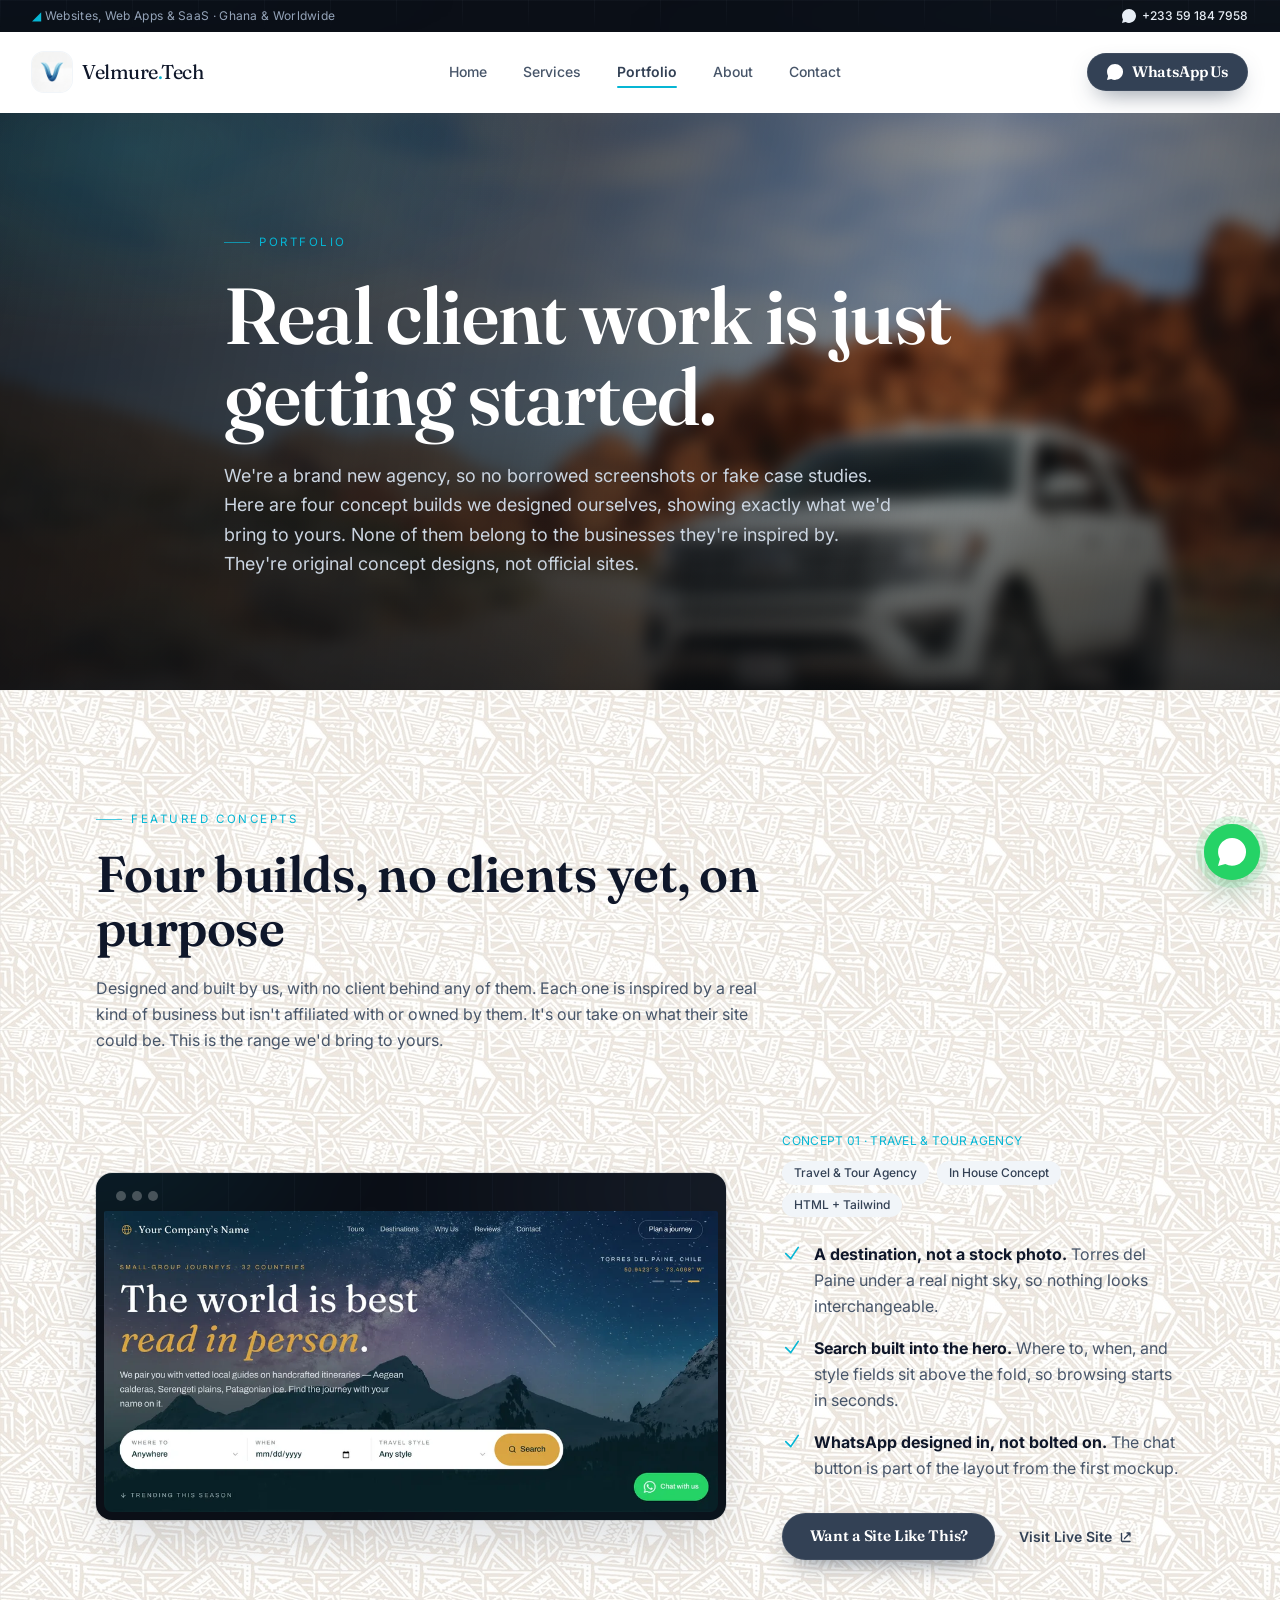
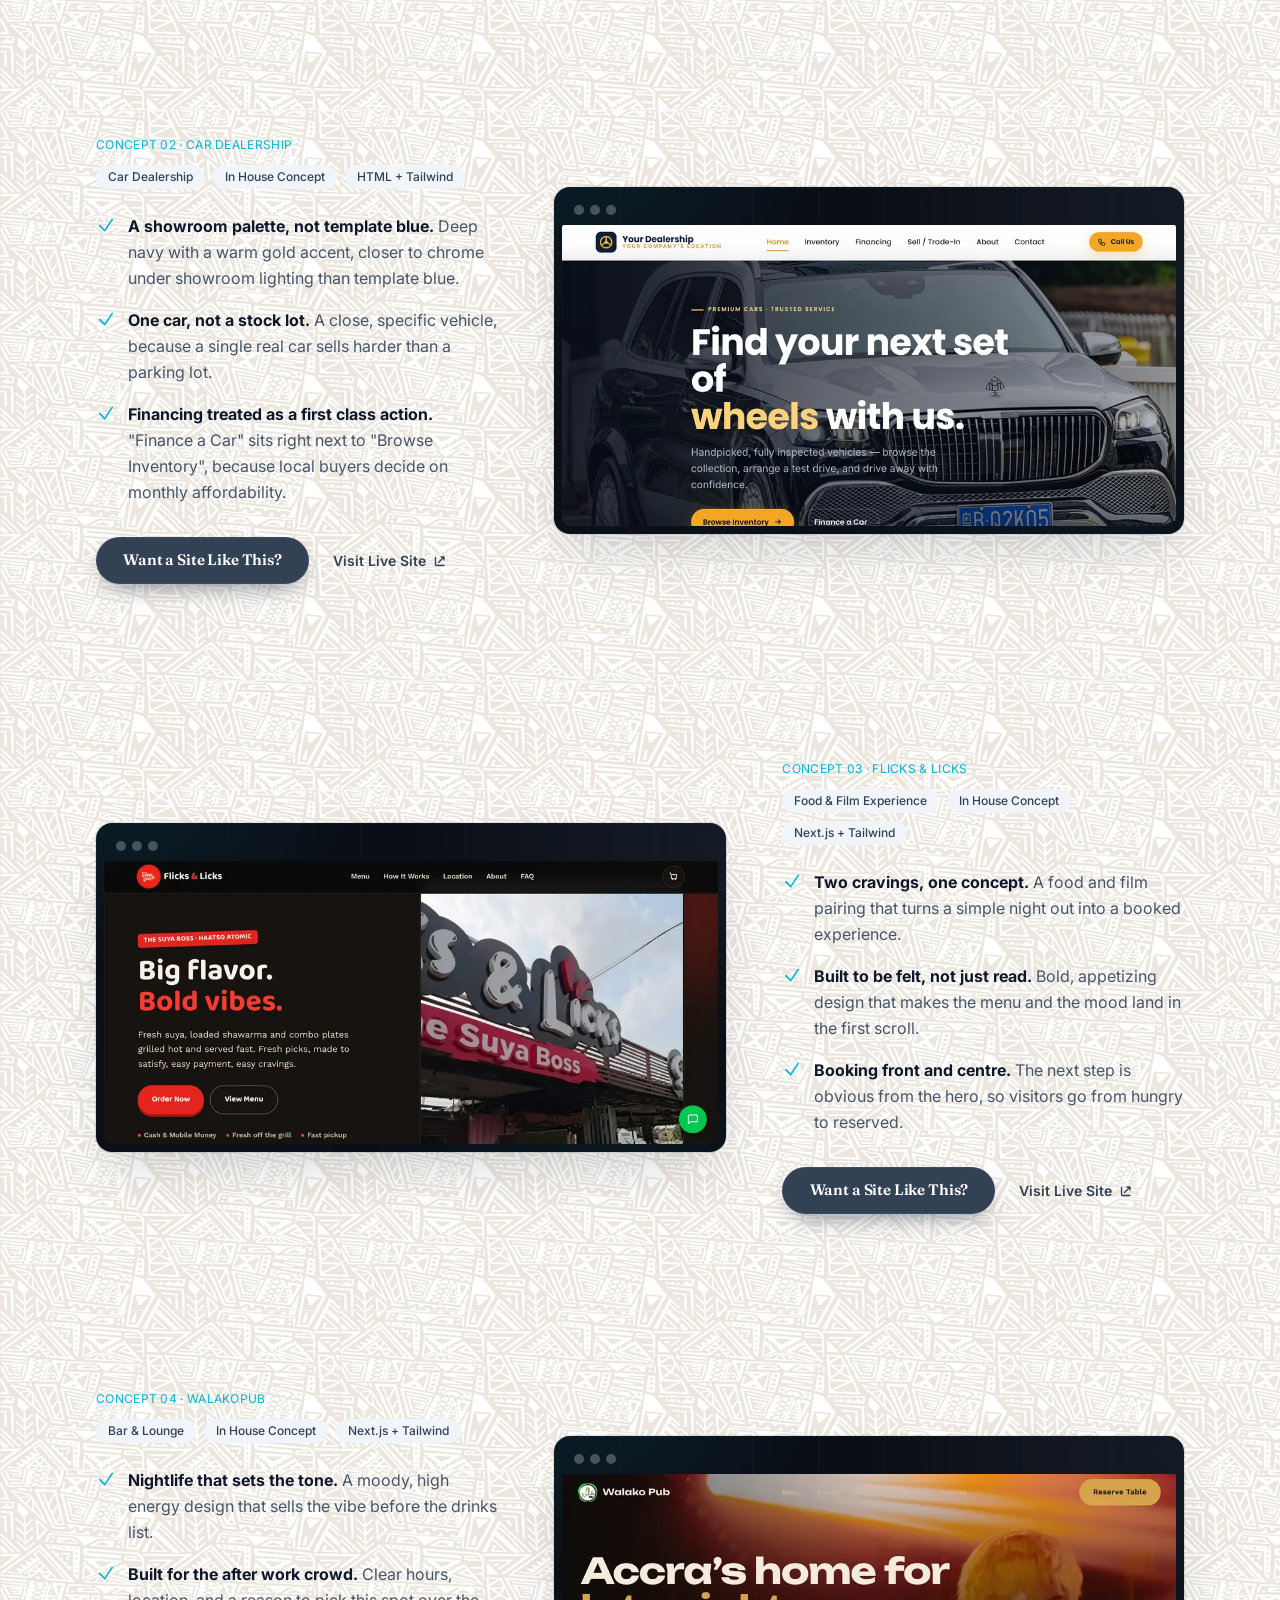
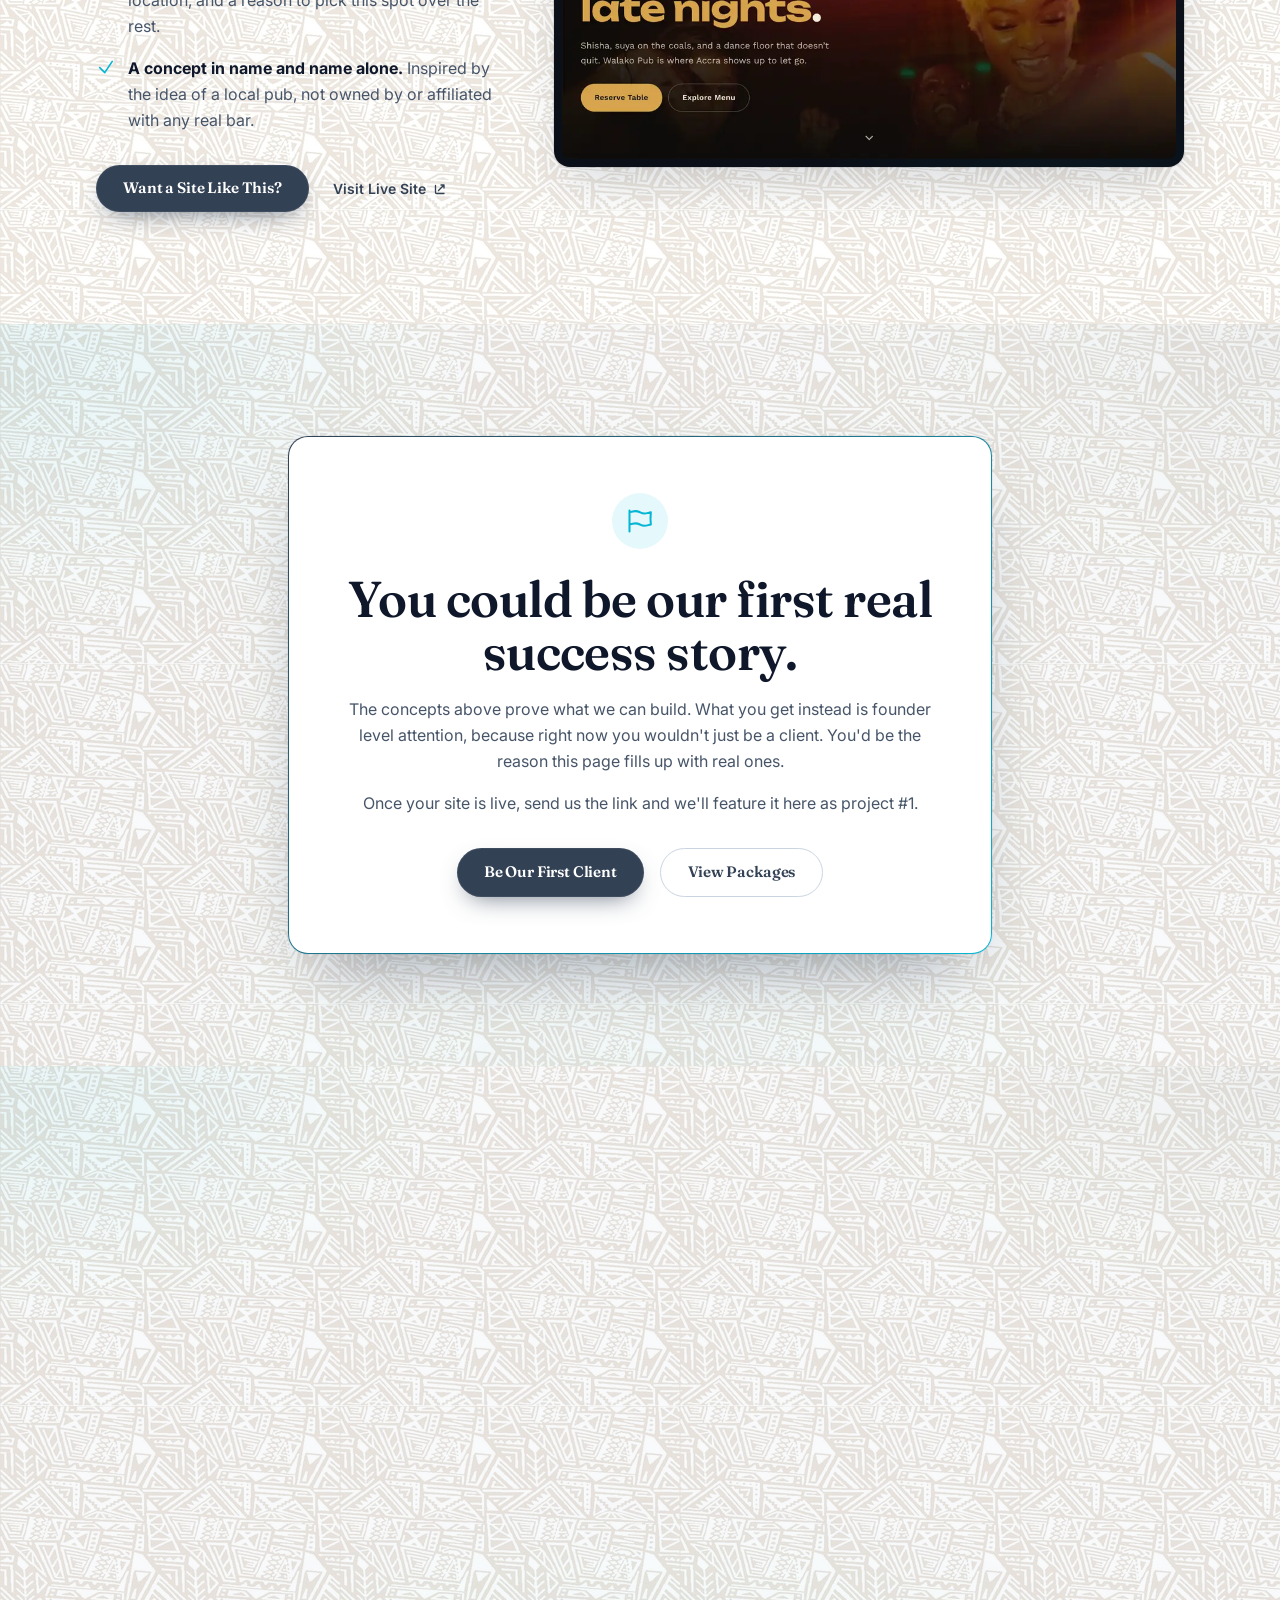
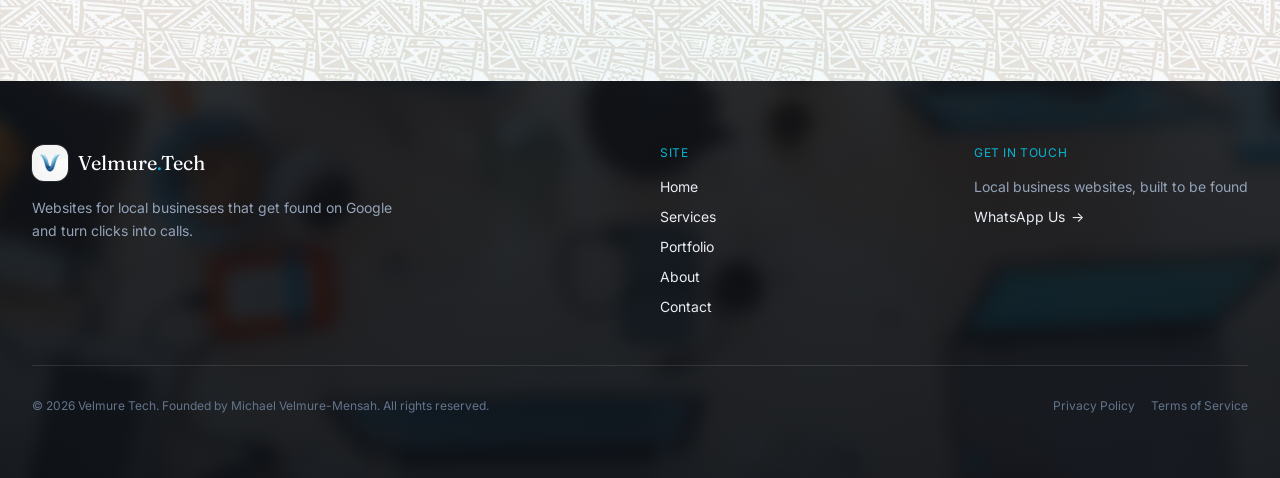
<file: portfolio.html>
<!DOCTYPE html>
<html lang="en">
<head>
<meta charset="UTF-8" />
<meta name="viewport" content="width=device-width, initial-scale=1.0" />
<title>Portfolio | Velmure Tech Website Design &amp; Development</title>
<meta name="description" content="See the kind of premium websites Velmure Tech builds: concept work for local businesses, with the same playbook applied for clients across Ghana and worldwide." />
<meta name="robots" content="index, follow" />
<meta name="author" content="Velmure Tech" />
<link rel="canonical" href="https://velmuretech.example/portfolio.html" />

<!-- Open Graph / Facebook / WhatsApp link preview -->
<meta property="og:type" content="website" />
<meta property="og:site_name" content="Velmure Tech" />
<meta property="og:title" content="Portfolio | Velmure Tech Website Design & Development" />
<meta property="og:description" content="See the kind of premium websites Velmure Tech builds: concept work for local businesses, with the same playbook applied for clients across Ghana and worldwide." />
<meta property="og:url" content="https://velmuretech.example/portfolio.html" />
<meta property="og:image" content="https://velmuretech.example/images/photo/desert-roadtrip.jpg" />
<meta property="og:image:width" content="1920" />
<meta property="og:image:height" content="1280" />
<meta property="og:locale" content="en_GB" />

<!-- Twitter Card -->
<meta name="twitter:card" content="summary_large_image" />
<meta name="twitter:title" content="Portfolio | Velmure Tech Website Design & Development" />
<meta name="twitter:description" content="See the kind of premium websites Velmure Tech builds: concept work for local businesses, with the same playbook applied for clients across Ghana and worldwide." />
<meta name="twitter:image" content="https://velmuretech.example/images/photo/desert-roadtrip.jpg" />

<link rel="icon" type="image/png" href="images/logo-icon.png" />
<link rel="apple-touch-icon" href="images/logo-icon.png" />
<meta name="theme-color" content="#0b1220" />
<link rel="preconnect" href="https://fonts.googleapis.com" />
<link rel="preconnect" href="https://fonts.gstatic.com" crossorigin />
<link href="https://fonts.googleapis.com/css2?family=Fraunces:ital,opsz,wght@0,9..144,400..600;1,9..144,400..500&family=Inter:wght@400;500;600;700&display=swap" rel="stylesheet" />

<link rel="stylesheet" href="css/tailwind.css" />
<link rel="stylesheet" href="css/style.css" />
<!-- BEGIN LOCALBUSINESS SCHEMA (auto-generated by scripts/generate_schema.py; edit seo/business.json instead) -->
<script type="application/ld+json">
{
  "@context": "https://schema.org",
  "@type": "ProfessionalService",
  "name": "Velmure Tech",
  "slogan": "Bringing the Future to the Present",
  "description": "Velmure Tech is a website design and development agency building premium, conversion focused websites, web applications, and ecommerce platforms for businesses in Ghana and worldwide, with SaaS development for startups and founders.",
  "telephone": "+233591847958",
  "email": "velmuretechcorps@gmail.com",
  "alternateName": "Velmure.Tech",
  "founder": {
    "@type": "Person",
    "name": "Michael Velmure-Mensah"
  },
  "address": {
    "@type": "PostalAddress",
    "addressLocality": "Accra",
    "addressRegion": "Greater Accra Region",
    "addressCountry": "GH"
  },
  "areaServed": [
    "Accra, Ghana",
    "Ghana",
    "Worldwide"
  ],
  "knowsAbout": [
    "Website Design",
    "Website Development",
    "Web Application Development",
    "SaaS Development",
    "Ecommerce Website Development",
    "Landing Page Design",
    "Local SEO",
    "Mobile First Web Design",
    "Conversion Rate Optimization"
  ]
}
</script>
<!-- END LOCALBUSINESS SCHEMA -->
<!-- BREADCRUMB SCHEMA -->
<script type="application/ld+json">
{
  "@context": "https://schema.org",
  "@type": "BreadcrumbList",
  "itemListElement": [
    { "@type": "ListItem", "position": 1, "name": "Home", "item": "https://velmuretech.example/" },
    { "@type": "ListItem", "position": 2, "name": "Portfolio", "item": "https://velmuretech.example/portfolio.html" }
  ]
}
</script>
</head>
<body data-page="portfolio" class="bg-surface text-ink antialiased">

<a href="#main" class="sr-only focus:not-sr-only focus:fixed focus:z-[60] focus:top-3 focus:left-3 focus:bg-white focus:text-ink focus:px-4 focus:py-2 focus:rounded-md focus:shadow-lg">Skip to content</a>

<!-- ===================== TOP BAR ===================== -->
<div class="surface-void text-slate-300 text-xs">
  <div class="max-w-7xl mx-auto px-4 sm:px-6 lg:px-8 py-2 flex items-center justify-end sm:justify-between gap-4">
    <p class="hidden sm:block font-mono tracking-wide text-slate-400"><span class="text-secondary">◢</span> Websites, Web Apps &amp; SaaS · Ghana &amp; Worldwide</p>
    <a href="https://wa.me/233591847958" target="_blank" rel="noopener" class="inline-flex items-center gap-1.5 font-medium hover:text-secondary transition-colors">
      <svg viewBox="0 0 24 24" class="h-3.5 w-3.5 fill-current" aria-hidden="true"><path d="M12.04 0C5.407 0 .06 5.335.06 11.938c0 2.104.552 4.157 1.601 5.966L0 24l6.284-1.645a11.94 11.94 0 0 0 5.75 1.464h.005c6.633 0 11.98-5.335 11.98-11.939A11.868 11.868 0 0 0 20.463 3.51 11.868 11.868 0 0 0 12.045 0zm5.432 14.382c-.297-.149-1.758-.867-2.03-.967-.273-.099-.471-.148-.67.15-.197.297-.767.966-.94 1.164-.173.199-.347.223-.644.075-.297-.15-1.255-.463-2.39-1.475-.883-.788-1.48-1.761-1.653-2.059-.173-.297-.018-.458.13-.606.134-.133.298-.347.446-.52.149-.174.198-.298.298-.497.099-.198.05-.371-.025-.52-.075-.149-.669-1.612-.916-2.207-.242-.579-.487-.5-.669-.51-.173-.008-.371-.01-.57-.01-.198 0-.52.074-.792.372-.272.297-1.04 1.016-1.04 2.479 0 1.462 1.065 2.875 1.213 3.074.149.198 2.096 3.2 5.077 4.487.709.306 1.262.489 1.694.625.712.227 1.36.195 1.871.118.571-.085 1.758-.719 2.006-1.413.248-.694.248-1.289.173-1.413-.074-.124-.272-.198-.57-.347z"/></svg>
      +233 59 184 7958
    </a>
  </div>
</div>

<!-- ===================== HEADER ===================== -->
<header id="site-header" class="sticky top-0 z-40 bg-white/95 border-b border-transparent">
  <div class="max-w-7xl mx-auto px-4 sm:px-6 lg:px-8">
    <div class="flex items-center justify-between h-16 sm:h-20">
      <a href="index.html" class="flex items-center gap-2.5 shrink-0" aria-label="Velmure Tech home">
        <img src="images/logo-icon.png" alt="Velmure Tech logo" width="40" height="40" class="h-9 w-9 sm:h-10 sm:w-10 rounded-xl ring-1 ring-slate-100 object-cover" />
        <span class="font-display text-xl tracking-tight text-ink">Velmure<span class="text-secondary">.</span>Tech</span>
      </a>

      <nav class="hidden md:flex items-center gap-9" aria-label="Primary">
        <a data-page="home" href="index.html" class="nav-link text-sm font-medium text-slate-600 hover:text-primary-dark transition-colors">Home</a>
        <a data-page="services" href="services.html" class="nav-link text-sm font-medium text-slate-600 hover:text-primary-dark transition-colors">Services</a>
        <a data-page="portfolio" href="portfolio.html" class="nav-link text-sm font-medium text-slate-600 hover:text-primary-dark transition-colors">Portfolio</a>
        <a data-page="about" href="about.html" class="nav-link text-sm font-medium text-slate-600 hover:text-primary-dark transition-colors">About</a>
        <a data-page="contact" href="contact.html" class="nav-link text-sm font-medium text-slate-600 hover:text-primary-dark transition-colors">Contact</a>
      </nav>

      <div class="hidden md:block">
        <a href="https://wa.me/233591847958?text=Hi%20Velmure%20Tech%2C%20I%27d%20like%20to%20talk%20about%20a%20new%20website." target="_blank" rel="noopener" class="btn btn-accent !py-2.5 !px-5 text-sm">
          <svg viewBox="0 0 24 24" class="h-4 w-4 fill-current" aria-hidden="true"><path d="M12.04 0C5.407 0 .06 5.335.06 11.938c0 2.104.552 4.157 1.601 5.966L0 24l6.284-1.645a11.94 11.94 0 0 0 5.75 1.464h.005c6.633 0 11.98-5.335 11.98-11.939A11.868 11.868 0 0 0 20.463 3.51 11.868 11.868 0 0 0 12.045 0zm5.432 14.382c-.297-.149-1.758-.867-2.03-.967-.273-.099-.471-.148-.67.15-.197.297-.767.966-.94 1.164-.173.199-.347.223-.644.075-.297-.15-1.255-.463-2.39-1.475-.883-.788-1.48-1.761-1.653-2.059-.173-.297-.018-.458.13-.606.134-.133.298-.347.446-.52.149-.174.198-.298.298-.497.099-.198.05-.371-.025-.52-.075-.149-.669-1.612-.916-2.207-.242-.579-.487-.5-.669-.51-.173-.008-.371-.01-.57-.01-.198 0-.52.074-.792.372-.272.297-1.04 1.016-1.04 2.479 0 1.462 1.065 2.875 1.213 3.074.149.198 2.096 3.2 5.077 4.487.709.306 1.262.489 1.694.625.712.227 1.36.195 1.871.118.571-.085 1.758-.719 2.006-1.413.248-.694.248-1.289.173-1.413-.074-.124-.272-.198-.57-.347z"/></svg>
          WhatsApp Us
        </a>
      </div>

      <button id="nav-toggle" aria-expanded="false" aria-controls="mobile-menu" aria-label="Toggle menu" class="md:hidden inline-flex items-center justify-center rounded-md p-2.5 text-slate-700 hover:bg-slate-100">
        <svg id="icon-menu" class="h-6 w-6" fill="none" viewBox="0 0 24 24" stroke="currentColor" aria-hidden="true"><path stroke-linecap="round" stroke-linejoin="round" stroke-width="2" d="M4 6h16M4 12h16M4 18h16" /></svg>
        <svg id="icon-close" class="h-6 w-6 hidden" fill="none" viewBox="0 0 24 24" stroke="currentColor" aria-hidden="true"><path stroke-linecap="round" stroke-linejoin="round" stroke-width="2" d="M6 18L18 6M6 6l12 12" /></svg>
      </button>
    </div>
  </div>

  <div id="mobile-menu" class="hidden md:hidden border-t border-slate-200 bg-white">
    <div class="px-4 py-4 space-y-1">
      <a data-page="home" href="index.html" class="nav-link block rounded-md px-3 py-2.5 text-base font-medium text-slate-700 hover:bg-slate-50">Home</a>
      <a data-page="services" href="services.html" class="nav-link block rounded-md px-3 py-2.5 text-base font-medium text-slate-700 hover:bg-slate-50">Services</a>
      <a data-page="portfolio" href="portfolio.html" class="nav-link block rounded-md px-3 py-2.5 text-base font-medium text-slate-700 hover:bg-slate-50">Portfolio</a>
      <a data-page="about" href="about.html" class="nav-link block rounded-md px-3 py-2.5 text-base font-medium text-slate-700 hover:bg-slate-50">About</a>
      <a data-page="contact" href="contact.html" class="nav-link block rounded-md px-3 py-2.5 text-base font-medium text-slate-700 hover:bg-slate-50">Contact</a>
      <a href="https://wa.me/233591847958" target="_blank" rel="noopener" class="btn btn-accent w-full mt-2">WhatsApp Us</a>
    </div>
  </div>
</header>

<main id="main">

  <!-- ===================== PAGE INTRO ===================== -->
  <section class="photo-dark photo-dark--glow py-20 sm:py-28">
    <div class="photo-dark__img" aria-hidden="true"><img src="images/photo/desert-roadtrip.jpg" alt="" loading="eager" fetchpriority="high" /></div>
    <div class="max-w-4xl mx-auto px-4 sm:px-6 lg:px-8">
      <p class="kicker">Portfolio</p>
      <h1 class="display t-hero text-white mt-6">Real client work is just getting started.</h1>
      <p class="mt-6 text-lg text-slate-300 leading-relaxed max-w-2xl">We're a brand new agency, so no borrowed screenshots or fake case studies. Here are four concept builds we designed ourselves, showing exactly what we'd bring to yours. None of them belong to the businesses they're inspired by. They're original concept designs, not official sites.</p>
    </div>
  </section>

  <!-- ===================== FEATURED CONCEPTS ===================== -->
  <section class="py-20 sm:py-28 bg-white bg-pattern overflow-hidden">
    <div class="max-w-6xl mx-auto px-4 sm:px-6 lg:px-8">
      <div class="max-w-2xl" data-reveal>
        <p class="kicker">Featured concepts</p>
        <h2 class="mt-5 display t-h2 text-ink">Four builds, no clients yet, on purpose</h2>
        <p class="mt-5 text-slate-600 leading-relaxed">Designed and built by us, with no client behind any of them. Each one is inspired by a real kind of business but isn't affiliated with or owned by them. It's our take on what their site could be. This is the range we'd bring to yours.</p>
      </div>

      <!-- ---- Concept 01: Travel & Tour Agency ---- -->
      <div class="mt-16 sm:mt-20 grid lg:grid-cols-5 gap-10 lg:gap-14 items-center">
        <div class="lg:col-span-3" data-reveal="left">
          <a href="https://travelwebconcept.netlify.app/" target="_blank" rel="noopener" aria-label="Open the travel agency concept site in a new tab" class="group relative block rounded-2xl surface-void p-2 shadow-2xl shadow-primary-dark/20 ring-1 ring-slate-900/10 transition-transform duration-500 ease-out hover:-translate-y-1.5">
            <div class="flex items-center gap-1.5 px-3 py-2.5" aria-hidden="true">
              <span class="h-2.5 w-2.5 rounded-full bg-white/25"></span>
              <span class="h-2.5 w-2.5 rounded-full bg-white/25"></span>
              <span class="h-2.5 w-2.5 rounded-full bg-white/25"></span>
            </div>
            <div class="overflow-hidden rounded-b-lg rounded-t-sm">
              <picture>
                <source
                  srcset="images/portfolio/travel-concept-640.webp 640w, images/portfolio/travel-concept-1024.webp 1024w, images/portfolio/travel-concept-1365.webp 1365w"
                  sizes="(min-width: 1024px) 60vw, 92vw"
                  type="image/webp" />
                <img
                  src="images/portfolio/travel-concept-1024.webp"
                  alt="Concept homepage for a travel and tour agency: a night-sky hero over Torres del Paine, Chile, with a trip search widget and WhatsApp chat button"
                  width="1365" height="668" loading="lazy"
                  class="w-full h-auto transition-transform duration-700 ease-out group-hover:scale-[1.015]" />
              </picture>
            </div>
            <span class="pointer-events-none absolute inset-0 flex items-center justify-center bg-ink/0 group-hover:bg-ink/30 transition-colors rounded-2xl">
              <span class="opacity-0 group-hover:opacity-100 transition-opacity inline-flex items-center gap-2 rounded-full bg-white text-ink px-4 py-2 text-sm font-semibold shadow-lg">
                Visit Live Site
                <svg class="h-4 w-4" fill="none" viewBox="0 0 24 24" stroke="currentColor" aria-hidden="true"><path stroke-linecap="round" stroke-linejoin="round" stroke-width="2" d="M13.5 6H18m0 0v4.5M18 6l-8.25 8.25M18 18.75H6.75a1.5 1.5 0 01-1.5-1.5V6.75" /></svg>
              </span>
            </span>
          </a>
        </div>

        <div class="lg:col-span-2" data-reveal="right">
          <p class="font-mono text-xs tracking-wide uppercase text-secondary mb-3">Concept 01 · Travel &amp; Tour Agency</p>
          <div class="flex flex-wrap gap-2 mb-6">
            <span class="inline-flex items-center rounded-full bg-slate-100 text-slate-700 px-3 py-1 text-xs font-medium">Travel &amp; Tour Agency</span>
            <span class="inline-flex items-center rounded-full bg-slate-100 text-slate-700 px-3 py-1 text-xs font-medium">In House Concept</span>
            <span class="inline-flex items-center rounded-full bg-slate-100 text-slate-700 px-3 py-1 text-xs font-medium">HTML + Tailwind</span>
          </div>
          <ul class="space-y-4 text-slate-600 leading-relaxed">
            <li class="flex gap-3">
              <svg class="h-5 w-5 shrink-0 text-secondary mt-0.5" fill="none" viewBox="0 0 24 24" stroke="currentColor" aria-hidden="true"><path stroke-linecap="round" stroke-linejoin="round" stroke-width="2" d="M4.5 12.75l6 6 9-13.5" /></svg>
              <span><strong class="text-ink">A destination, not a stock photo.</strong> Torres del Paine under a real night sky, so nothing looks interchangeable.</span>
            </li>
            <li class="flex gap-3">
              <svg class="h-5 w-5 shrink-0 text-secondary mt-0.5" fill="none" viewBox="0 0 24 24" stroke="currentColor" aria-hidden="true"><path stroke-linecap="round" stroke-linejoin="round" stroke-width="2" d="M4.5 12.75l6 6 9-13.5" /></svg>
              <span><strong class="text-ink">Search built into the hero.</strong> Where to, when, and style fields sit above the fold, so browsing starts in seconds.</span>
            </li>
            <li class="flex gap-3">
              <svg class="h-5 w-5 shrink-0 text-secondary mt-0.5" fill="none" viewBox="0 0 24 24" stroke="currentColor" aria-hidden="true"><path stroke-linecap="round" stroke-linejoin="round" stroke-width="2" d="M4.5 12.75l6 6 9-13.5" /></svg>
              <span><strong class="text-ink">WhatsApp designed in, not bolted on.</strong> The chat button is part of the layout from the first mockup.</span>
            </li>
          </ul>
          <div class="mt-8 flex flex-wrap items-center gap-x-6 gap-y-3">
            <a href="https://wa.me/233591847958?text=Hi%20Velmure%20Tech%2C%20I%20saw%20the%20travel%20agency%20concept%20on%20your%20portfolio%20page%20and%20I%27d%20like%20to%20talk%20about%20a%20site%20for%20my%20business." target="_blank" rel="noopener" class="btn btn-accent text-base">Want a Site Like This?</a>
            <a href="https://travelwebconcept.netlify.app/" target="_blank" rel="noopener" class="inline-flex items-center gap-1.5 text-sm font-semibold ulink">
              Visit Live Site
              <svg class="h-4 w-4" fill="none" viewBox="0 0 24 24" stroke="currentColor" aria-hidden="true"><path stroke-linecap="round" stroke-linejoin="round" stroke-width="2" d="M13.5 6H18m0 0v4.5M18 6l-8.25 8.25M18 18.75H6.75a1.5 1.5 0 01-1.5-1.5V6.75" /></svg>
            </a>
          </div>
        </div>
      </div>

      <!-- ---- Concept 02: Car Dealership ---- -->

      <div class="mt-20 sm:mt-24 pt-16 sm:pt-20 border-t border-slate-100 grid lg:grid-cols-5 gap-10 lg:gap-14 items-center">
        <div class="lg:col-span-3 lg:order-2" data-reveal="right">
          <a href="https://conceptwebsite.netlify.app/" target="_blank" rel="noopener" aria-label="Open the car dealership concept site in a new tab" class="group relative block rounded-2xl surface-void p-2 shadow-2xl shadow-primary-dark/20 ring-1 ring-slate-900/10 transition-transform duration-500 ease-out hover:-translate-y-1.5">
            <div class="flex items-center gap-1.5 px-3 py-2.5" aria-hidden="true">
              <span class="h-2.5 w-2.5 rounded-full bg-white/25"></span>
              <span class="h-2.5 w-2.5 rounded-full bg-white/25"></span>
              <span class="h-2.5 w-2.5 rounded-full bg-white/25"></span>
            </div>
            <div class="overflow-hidden rounded-b-lg rounded-t-sm">
              <picture>
                <source
                  srcset="images/portfolio/dealership-concept-640.webp 640w, images/portfolio/dealership-concept-1024.webp 1024w, images/portfolio/dealership-concept-1365.webp 1365w"
                  sizes="(min-width: 1024px) 60vw, 92vw"
                  type="image/webp" />
                <img
                  src="images/portfolio/dealership-concept-1024.webp"
                  alt="Concept homepage for a car dealership: a close-up hero photo of a luxury SUV with 'Find your next set of wheels with us' headline, Browse Inventory and Finance a Car buttons"
                  width="1365" height="668" loading="lazy"
                  class="w-full h-auto transition-transform duration-700 ease-out group-hover:scale-[1.015]" />
              </picture>
            </div>
            <span class="pointer-events-none absolute inset-0 flex items-center justify-center bg-ink/0 group-hover:bg-ink/30 transition-colors rounded-2xl">
              <span class="opacity-0 group-hover:opacity-100 transition-opacity inline-flex items-center gap-2 rounded-full bg-white text-ink px-4 py-2 text-sm font-semibold shadow-lg">
                Visit Live Site
                <svg class="h-4 w-4" fill="none" viewBox="0 0 24 24" stroke="currentColor" aria-hidden="true"><path stroke-linecap="round" stroke-linejoin="round" stroke-width="2" d="M13.5 6H18m0 0v4.5M18 6l-8.25 8.25M18 18.75H6.75a1.5 1.5 0 01-1.5-1.5V6.75" /></svg>
              </span>
            </span>
          </a>
        </div>

        <div class="lg:col-span-2 lg:order-1" data-reveal="left">
          <p class="font-mono text-xs tracking-wide uppercase text-secondary mb-3">Concept 02 · Car Dealership</p>
          <div class="flex flex-wrap gap-2 mb-6">
            <span class="inline-flex items-center rounded-full bg-slate-100 text-slate-700 px-3 py-1 text-xs font-medium">Car Dealership</span>
            <span class="inline-flex items-center rounded-full bg-slate-100 text-slate-700 px-3 py-1 text-xs font-medium">In House Concept</span>
            <span class="inline-flex items-center rounded-full bg-slate-100 text-slate-700 px-3 py-1 text-xs font-medium">HTML + Tailwind</span>
          </div>
          <ul class="space-y-4 text-slate-600 leading-relaxed">
            <li class="flex gap-3">
              <svg class="h-5 w-5 shrink-0 text-secondary mt-0.5" fill="none" viewBox="0 0 24 24" stroke="currentColor" aria-hidden="true"><path stroke-linecap="round" stroke-linejoin="round" stroke-width="2" d="M4.5 12.75l6 6 9-13.5" /></svg>
              <span><strong class="text-ink">A showroom palette, not template blue.</strong> Deep navy with a warm gold accent, closer to chrome under showroom lighting than template blue.</span>
            </li>
            <li class="flex gap-3">
              <svg class="h-5 w-5 shrink-0 text-secondary mt-0.5" fill="none" viewBox="0 0 24 24" stroke="currentColor" aria-hidden="true"><path stroke-linecap="round" stroke-linejoin="round" stroke-width="2" d="M4.5 12.75l6 6 9-13.5" /></svg>
              <span><strong class="text-ink">One car, not a stock lot.</strong> A close, specific vehicle, because a single real car sells harder than a parking lot.</span>
            </li>
            <li class="flex gap-3">
              <svg class="h-5 w-5 shrink-0 text-secondary mt-0.5" fill="none" viewBox="0 0 24 24" stroke="currentColor" aria-hidden="true"><path stroke-linecap="round" stroke-linejoin="round" stroke-width="2" d="M4.5 12.75l6 6 9-13.5" /></svg>
              <span><strong class="text-ink">Financing treated as a first class action.</strong> "Finance a Car" sits right next to "Browse Inventory", because local buyers decide on monthly affordability.</span>
            </li>
          </ul>
          <div class="mt-8 flex flex-wrap items-center gap-x-6 gap-y-3">
            <a href="https://wa.me/233591847958?text=Hi%20Velmure%20Tech%2C%20I%20saw%20the%20car%20dealership%20concept%20on%20your%20portfolio%20page%20and%20I%27d%20like%20to%20talk%20about%20a%20site%20for%20my%20business." target="_blank" rel="noopener" class="btn btn-accent text-base">Want a Site Like This?</a>
            <a href="https://conceptwebsite.netlify.app/" target="_blank" rel="noopener" class="inline-flex items-center gap-1.5 text-sm font-semibold ulink">
              Visit Live Site
              <svg class="h-4 w-4" fill="none" viewBox="0 0 24 24" stroke="currentColor" aria-hidden="true"><path stroke-linecap="round" stroke-linejoin="round" stroke-width="2" d="M13.5 6H18m0 0v4.5M18 6l-8.25 8.25M18 18.75H6.75a1.5 1.5 0 01-1.5-1.5V6.75" /></svg>
            </a>
          </div>
        </div>
      </div>

      <!-- ---- Concept 03: Flicks & Licks ---- -->
      <div class="mt-20 sm:mt-24 pt-16 sm:pt-20 border-t border-slate-100 grid lg:grid-cols-5 gap-10 lg:gap-14 items-center">
        <div class="lg:col-span-3" data-reveal="left">
          <a href="https://flicksnlick.netlify.app/" target="_blank" rel="noopener" aria-label="Open the Flicks &amp; Licks concept site in a new tab" class="group relative block rounded-2xl surface-void p-2 shadow-2xl shadow-primary-dark/20 ring-1 ring-slate-900/10 transition-transform duration-500 ease-out hover:-translate-y-1.5">
            <div class="flex items-center gap-1.5 px-3 py-2.5" aria-hidden="true">
              <span class="h-2.5 w-2.5 rounded-full bg-white/25"></span>
              <span class="h-2.5 w-2.5 rounded-full bg-white/25"></span>
              <span class="h-2.5 w-2.5 rounded-full bg-white/25"></span>
            </div>
            <div class="overflow-hidden rounded-b-lg rounded-t-sm">
              <picture>
                <source
                  srcset="images/portfolio/flicksnlicks-640.webp 640w, images/portfolio/flicksnlicks-1024.webp 1024w, images/portfolio/flicksnlicks-1365.webp 1365w"
                  sizes="(min-width: 1024px) 60vw, 92vw"
                  type="image/webp" />
                <img
                  src="images/portfolio/flicksnlicks-1024.webp"
                  alt="Concept homepage for Flicks and Licks, a food and film experience: a bold hero section with 'Flicks and Licks' branding and a food and cinema pairing"
                  width="1365" height="630" loading="lazy"
                  class="w-full h-auto transition-transform duration-700 ease-out group-hover:scale-[1.015]" />
              </picture>
            </div>
            <span class="pointer-events-none absolute inset-0 flex items-center justify-center bg-ink/0 group-hover:bg-ink/30 transition-colors rounded-2xl">
              <span class="opacity-0 group-hover:opacity-100 transition-opacity inline-flex items-center gap-2 rounded-full bg-white text-ink px-4 py-2 text-sm font-semibold shadow-lg">
                Visit Live Site
                <svg class="h-4 w-4" fill="none" viewBox="0 0 24 24" stroke="currentColor" aria-hidden="true"><path stroke-linecap="round" stroke-linejoin="round" stroke-width="2" d="M13.5 6H18m0 0v4.5M18 6l-8.25 8.25M18 18.75H6.75a1.5 1.5 0 01-1.5-1.5V6.75" /></svg>
              </span>
            </span>
          </a>
        </div>

        <div class="lg:col-span-2" data-reveal="right">
          <p class="font-mono text-xs tracking-wide uppercase text-secondary mb-3">Concept 03 · Flicks &amp; Licks</p>
          <div class="flex flex-wrap gap-2 mb-6">
            <span class="inline-flex items-center rounded-full bg-slate-100 text-slate-700 px-3 py-1 text-xs font-medium">Food &amp; Film Experience</span>
            <span class="inline-flex items-center rounded-full bg-slate-100 text-slate-700 px-3 py-1 text-xs font-medium">In House Concept</span>
            <span class="inline-flex items-center rounded-full bg-slate-100 text-slate-700 px-3 py-1 text-xs font-medium">Next.js + Tailwind</span>
          </div>
          <ul class="space-y-4 text-slate-600 leading-relaxed">
            <li class="flex gap-3">
              <svg class="h-5 w-5 shrink-0 text-secondary mt-0.5" fill="none" viewBox="0 0 24 24" stroke="currentColor" aria-hidden="true"><path stroke-linecap="round" stroke-linejoin="round" stroke-width="2" d="M4.5 12.75l6 6 9-13.5" /></svg>
              <span><strong class="text-ink">Two cravings, one concept.</strong> A food and film pairing that turns a simple night out into a booked experience.</span>
            </li>
            <li class="flex gap-3">
              <svg class="h-5 w-5 shrink-0 text-secondary mt-0.5" fill="none" viewBox="0 0 24 24" stroke="currentColor" aria-hidden="true"><path stroke-linecap="round" stroke-linejoin="round" stroke-width="2" d="M4.5 12.75l6 6 9-13.5" /></svg>
              <span><strong class="text-ink">Built to be felt, not just read.</strong> Bold, appetizing design that makes the menu and the mood land in the first scroll.</span>
            </li>
            <li class="flex gap-3">
              <svg class="h-5 w-5 shrink-0 text-secondary mt-0.5" fill="none" viewBox="0 0 24 24" stroke="currentColor" aria-hidden="true"><path stroke-linecap="round" stroke-linejoin="round" stroke-width="2" d="M4.5 12.75l6 6 9-13.5" /></svg>
              <span><strong class="text-ink">Booking front and centre.</strong> The next step is obvious from the hero, so visitors go from hungry to reserved.</span>
            </li>
          </ul>
          <div class="mt-8 flex flex-wrap items-center gap-x-6 gap-y-3">
            <a href="https://wa.me/233591847958?text=Hi%20Velmure%20Tech%2C%20I%20saw%20the%20Flicks%20and%20Licks%20concept%20on%20your%20portfolio%20page%20and%20I%27d%20like%20to%20talk%20about%20a%20site%20for%20my%20business." target="_blank" rel="noopener" class="btn btn-accent text-base">Want a Site Like This?</a>
            <a href="https://flicksnlick.netlify.app/" target="_blank" rel="noopener" class="inline-flex items-center gap-1.5 text-sm font-semibold ulink">
              Visit Live Site
              <svg class="h-4 w-4" fill="none" viewBox="0 0 24 24" stroke="currentColor" aria-hidden="true"><path stroke-linecap="round" stroke-linejoin="round" stroke-width="2" d="M13.5 6H18m0 0v4.5M18 6l-8.25 8.25M18 18.75H6.75a1.5 1.5 0 01-1.5-1.5V6.75" /></svg>
            </a>
          </div>
        </div>
      </div>

      <!-- ---- Concept 04: Walakopub ---- -->
      <div class="mt-20 sm:mt-24 pt-16 sm:pt-20 border-t border-slate-100 grid lg:grid-cols-5 gap-10 lg:gap-14 items-center">
        <div class="lg:col-span-3 lg:order-2" data-reveal="right">
          <a href="https://barwebconcept.vercel.app/" target="_blank" rel="noopener" aria-label="Open the Walakopub concept site in a new tab" class="group relative block rounded-2xl surface-void p-2 shadow-2xl shadow-primary-dark/20 ring-1 ring-slate-900/10 transition-transform duration-500 ease-out hover:-translate-y-1.5">
            <div class="flex items-center gap-1.5 px-3 py-2.5" aria-hidden="true">
              <span class="h-2.5 w-2.5 rounded-full bg-white/25"></span>
              <span class="h-2.5 w-2.5 rounded-full bg-white/25"></span>
              <span class="h-2.5 w-2.5 rounded-full bg-white/25"></span>
            </div>
            <div class="overflow-hidden rounded-b-lg rounded-t-sm">
              <picture>
                <source
                  srcset="images/portfolio/walakopub-640.webp 640w, images/portfolio/walakopub-1024.webp 1024w, images/portfolio/walakopub-1365.webp 1365w"
                  sizes="(min-width: 1024px) 60vw, 92vw"
                  type="image/webp" />
                <img
                  src="images/portfolio/walakopub-1024.webp"
                  alt="Concept homepage for Walakopub, a bar concept: a bold hero section with Walakopub branding and a moody nightlife atmosphere"
                  width="1365" height="632" loading="lazy"
                  class="w-full h-auto transition-transform duration-700 ease-out group-hover:scale-[1.015]" />
              </picture>
            </div>
            <span class="pointer-events-none absolute inset-0 flex items-center justify-center bg-ink/0 group-hover:bg-ink/30 transition-colors rounded-2xl">
              <span class="opacity-0 group-hover:opacity-100 transition-opacity inline-flex items-center gap-2 rounded-full bg-white text-ink px-4 py-2 text-sm font-semibold shadow-lg">
                Visit Live Site
                <svg class="h-4 w-4" fill="none" viewBox="0 0 24 24" stroke="currentColor" aria-hidden="true"><path stroke-linecap="round" stroke-linejoin="round" stroke-width="2" d="M13.5 6H18m0 0v4.5M18 6l-8.25 8.25M18 18.75H6.75a1.5 1.5 0 01-1.5-1.5V6.75" /></svg>
              </span>
            </span>
          </a>
        </div>

        <div class="lg:col-span-2 lg:order-1" data-reveal="left">
          <p class="font-mono text-xs tracking-wide uppercase text-secondary mb-3">Concept 04 · Walakopub</p>
          <div class="flex flex-wrap gap-2 mb-6">
            <span class="inline-flex items-center rounded-full bg-slate-100 text-slate-700 px-3 py-1 text-xs font-medium">Bar &amp; Lounge</span>
            <span class="inline-flex items-center rounded-full bg-slate-100 text-slate-700 px-3 py-1 text-xs font-medium">In House Concept</span>
            <span class="inline-flex items-center rounded-full bg-slate-100 text-slate-700 px-3 py-1 text-xs font-medium">Next.js + Tailwind</span>
          </div>
          <ul class="space-y-4 text-slate-600 leading-relaxed">
            <li class="flex gap-3">
              <svg class="h-5 w-5 shrink-0 text-secondary mt-0.5" fill="none" viewBox="0 0 24 24" stroke="currentColor" aria-hidden="true"><path stroke-linecap="round" stroke-linejoin="round" stroke-width="2" d="M4.5 12.75l6 6 9-13.5" /></svg>
              <span><strong class="text-ink">Nightlife that sets the tone.</strong> A moody, high energy design that sells the vibe before the drinks list.</span>
            </li>
            <li class="flex gap-3">
              <svg class="h-5 w-5 shrink-0 text-secondary mt-0.5" fill="none" viewBox="0 0 24 24" stroke="currentColor" aria-hidden="true"><path stroke-linecap="round" stroke-linejoin="round" stroke-width="2" d="M4.5 12.75l6 6 9-13.5" /></svg>
              <span><strong class="text-ink">Built for the after work crowd.</strong> Clear hours, location, and a reason to pick this spot over the rest.</span>
            </li>
            <li class="flex gap-3">
              <svg class="h-5 w-5 shrink-0 text-secondary mt-0.5" fill="none" viewBox="0 0 24 24" stroke="currentColor" aria-hidden="true"><path stroke-linecap="round" stroke-linejoin="round" stroke-width="2" d="M4.5 12.75l6 6 9-13.5" /></svg>
              <span><strong class="text-ink">A concept in name and name alone.</strong> Inspired by the idea of a local pub, not owned by or affiliated with any real bar.</span>
            </li>
          </ul>
          <div class="mt-8 flex flex-wrap items-center gap-x-6 gap-y-3">
            <a href="https://wa.me/233591847958?text=Hi%20Velmure%20Tech%2C%20I%20saw%20the%20Walakopub%20concept%20on%20your%20portfolio%20page%20and%20I%27d%20like%20to%20talk%20about%20a%20site%20for%20my%20business." target="_blank" rel="noopener" class="btn btn-accent text-base">Want a Site Like This?</a>
            <a href="https://barwebconcept.vercel.app/" target="_blank" rel="noopener" class="inline-flex items-center gap-1.5 text-sm font-semibold ulink">
              Visit Live Site
              <svg class="h-4 w-4" fill="none" viewBox="0 0 24 24" stroke="currentColor" aria-hidden="true"><path stroke-linecap="round" stroke-linejoin="round" stroke-width="2" d="M13.5 6H18m0 0v4.5M18 6l-8.25 8.25M18 18.75H6.75a1.5 1.5 0 01-1.5-1.5V6.75" /></svg>
            </a>
          </div>
        </div>
      </div>
    </div>
  </section>

  <!-- ===================== FIRST-CLIENT INVITATION ===================== -->
  <section class="py-20 sm:py-28 bg-mesh bg-pattern">
    <div class="max-w-3xl mx-auto px-4 sm:px-6 lg:px-8">
      <div class="card tier-popular p-10 sm:p-14 text-center" data-reveal="scale">
        <div class="mx-auto flex h-14 w-14 items-center justify-center rounded-full bg-secondary/10 text-secondary">
          <svg class="h-7 w-7" fill="none" viewBox="0 0 24 24" stroke="currentColor" aria-hidden="true"><path stroke-linecap="round" stroke-linejoin="round" stroke-width="1.75" d="M3 3v1.5M3 21v-6m0 0l2.77-.693a9 9 0 016.208.682l.108.054a9 9 0 006.086.71l3.114-.732a48.524 48.524 0 01-.005-10.499l-3.11.732a9 9 0 01-6.085-.711l-.108-.054a9 9 0 00-6.208-.682L3 4.5M3 15V4.5"/></svg>
        </div>
        <h2 class="mt-6 display t-h2 text-ink">You could be our first real success story.</h2>
        <p class="mt-4 text-slate-600 leading-relaxed">The concepts above prove what we can build. What you get instead is founder level attention, because right now you wouldn't just be a client. You'd be the reason this page fills up with real ones.</p>
        <p class="mt-4 text-slate-600 leading-relaxed">Once your site is live, send us the link and we'll feature it here as project #1.</p>
        <div class="mt-8 flex flex-col sm:flex-row gap-4 justify-center">
          <a href="https://wa.me/233591847958?text=Hi%20Velmure%20Tech%2C%20I%27d%20like%20to%20talk%20about%20being%20one%20of%20your%20first%20projects." target="_blank" rel="noopener" class="btn btn-accent text-base">Be Our First Client</a>
          <a href="services.html" class="btn btn-outline text-base">View Packages</a>
        </div>
      </div>
    </div>
  </section>

  <!-- ===================== FINAL CTA ===================== -->
  <section class="py-20 sm:py-28 bg-mesh bg-pattern">
    <div class="max-w-5xl mx-auto px-4 sm:px-6 lg:px-8" data-reveal>
      <div class="photo-dark rounded-3xl p-10 sm:p-16 text-center">
        <div class="photo-dark__img" aria-hidden="true"><img src="images/photo/car-showroom.jpg" alt="" loading="lazy" /></div>
        <p class="kicker kicker--center">Start the conversation</p>
        <h2 class="display t-h2 text-white mt-5">Ready to start the conversation?</h2>
        <p class="mt-5 text-slate-300 text-lg max-w-xl mx-auto leading-relaxed">Tell us about your business. We'd love to build the very first project featured here.</p>
        <div class="mt-9 flex flex-col sm:flex-row gap-4 justify-center">
          <a href="https://wa.me/233591847958?text=Hi%20Velmure%20Tech%2C%20I%27d%20like%20to%20talk%20about%20a%20new%20website." target="_blank" rel="noopener" class="btn btn-accent text-base">Message Us on WhatsApp</a>
          <a href="contact.html" class="btn btn-outline-light text-base">Use the Contact Form</a>
        </div>
      </div>
    </div>
  </section>

</main>

<!-- ===================== FOOTER ===================== -->
<footer class="photo-dark photo-dark--deep text-slate-300">
  <div class="photo-dark__img" aria-hidden="true"><img src="images/photo/workspace-overhead.jpg" alt="" loading="lazy" /></div>
  <div class="max-w-7xl mx-auto px-4 sm:px-6 lg:px-8 py-16">
    <div class="grid md:grid-cols-4 gap-10">
      <div class="md:col-span-2">
        <a href="index.html" class="flex items-center gap-2.5" aria-label="Velmure Tech home">
          <img src="images/logo-icon.png" alt="Velmure Tech logo" width="36" height="36" loading="lazy" class="h-9 w-9 rounded-xl ring-1 ring-white/10 object-cover" />
          <span class="font-display text-xl text-white">Velmure<span class="text-secondary">.</span>Tech</span>
        </a>
        <p class="mt-4 text-sm text-slate-400 leading-relaxed max-w-sm">Websites for local businesses that get found on Google and turn clicks into calls.</p>
      </div>
      <div>
        <p class="font-mono text-xs tracking-wider text-secondary">SITE</p>
        <ul class="mt-4 space-y-2.5 text-sm">
          <li><a href="index.html" class="hover:text-secondary transition-colors">Home</a></li>
          <li><a href="services.html" class="hover:text-secondary transition-colors">Services</a></li>
          <li><a href="portfolio.html" class="hover:text-secondary transition-colors">Portfolio</a></li>
          <li><a href="about.html" class="hover:text-secondary transition-colors">About</a></li>
          <li><a href="contact.html" class="hover:text-secondary transition-colors">Contact</a></li>
        </ul>
      </div>
      <div>
        <p class="font-mono text-xs tracking-wider text-secondary">GET IN TOUCH</p>
        <ul class="mt-4 space-y-2.5 text-sm">
          <li class="text-slate-400">Local business websites, built to be found</li>
          <li><a href="https://wa.me/233591847958?text=Hii%20Mike!%20I%20wanna%20get%20inquiries%20about%20a%20website." target="_blank" rel="noopener" class="inline-flex items-center gap-1.5 hover:text-secondary transition-colors">WhatsApp Us <span aria-hidden="true">→</span></a></li>
        </ul>
      </div>
    </div>
    <div class="mt-12 pt-8 border-t border-white/10 flex flex-col sm:flex-row items-center justify-between gap-3 text-xs text-slate-500">
      <p>&copy; <span data-year></span> Velmure Tech. Founded by Michael Velmure-Mensah. All rights reserved.</p>
      <p class="flex gap-4"><a href="privacy.html" class="hover:text-secondary transition-colors">Privacy Policy</a><a href="terms.html" class="hover:text-secondary transition-colors">Terms of Service</a></p>
    </div>
  </div>
</footer>

<!-- ===================== WHATSAPP FLOATING BUTTON ===================== -->
<a href="https://wa.me/233591847958?text=Hi%20Velmure%20Tech%2C%20I%27d%20like%20to%20talk%20about%20a%20new%20website." target="_blank" rel="noopener" class="wa-float" aria-label="Chat with Velmure Tech on WhatsApp">
  <span class="wa-pulse" aria-hidden="true"></span>
  <span class="relative flex h-14 w-14 items-center justify-center rounded-full bg-[#25D366] text-white wa-glow hover:scale-105 transition-transform">
    <svg viewBox="0 0 24 24" class="h-7 w-7 fill-current" aria-hidden="true"><path d="M12.04 0C5.407 0 .06 5.335.06 11.938c0 2.104.552 4.157 1.601 5.966L0 24l6.284-1.645a11.94 11.94 0 0 0 5.75 1.464h.005c6.633 0 11.98-5.335 11.98-11.939A11.868 11.868 0 0 0 20.463 3.51 11.868 11.868 0 0 0 12.045 0zm5.432 14.382c-.297-.149-1.758-.867-2.03-.967-.273-.099-.471-.148-.67.15-.197.297-.767.966-.94 1.164-.173.199-.347.223-.644.075-.297-.15-1.255-.463-2.39-1.475-.883-.788-1.48-1.761-1.653-2.059-.173-.297-.018-.458.13-.606.134-.133.298-.347.446-.52.149-.174.198-.298.298-.497.099-.198.05-.371-.025-.52-.075-.149-.669-1.612-.916-2.207-.242-.579-.487-.5-.669-.51-.173-.008-.371-.01-.57-.01-.198 0-.52.074-.792.372-.272.297-1.04 1.016-1.04 2.479 0 1.462 1.065 2.875 1.213 3.074.149.198 2.096 3.2 5.077 4.487.709.306 1.262.489 1.694.625.712.227 1.36.195 1.871.118.571-.085 1.758-.719 2.006-1.413.248-.694.248-1.289.173-1.413-.074-.124-.272-.198-.57-.347z"/></svg>
  </span>
</a>

<script src="js/main.js" defer></script>
</body>
</html>
</file>
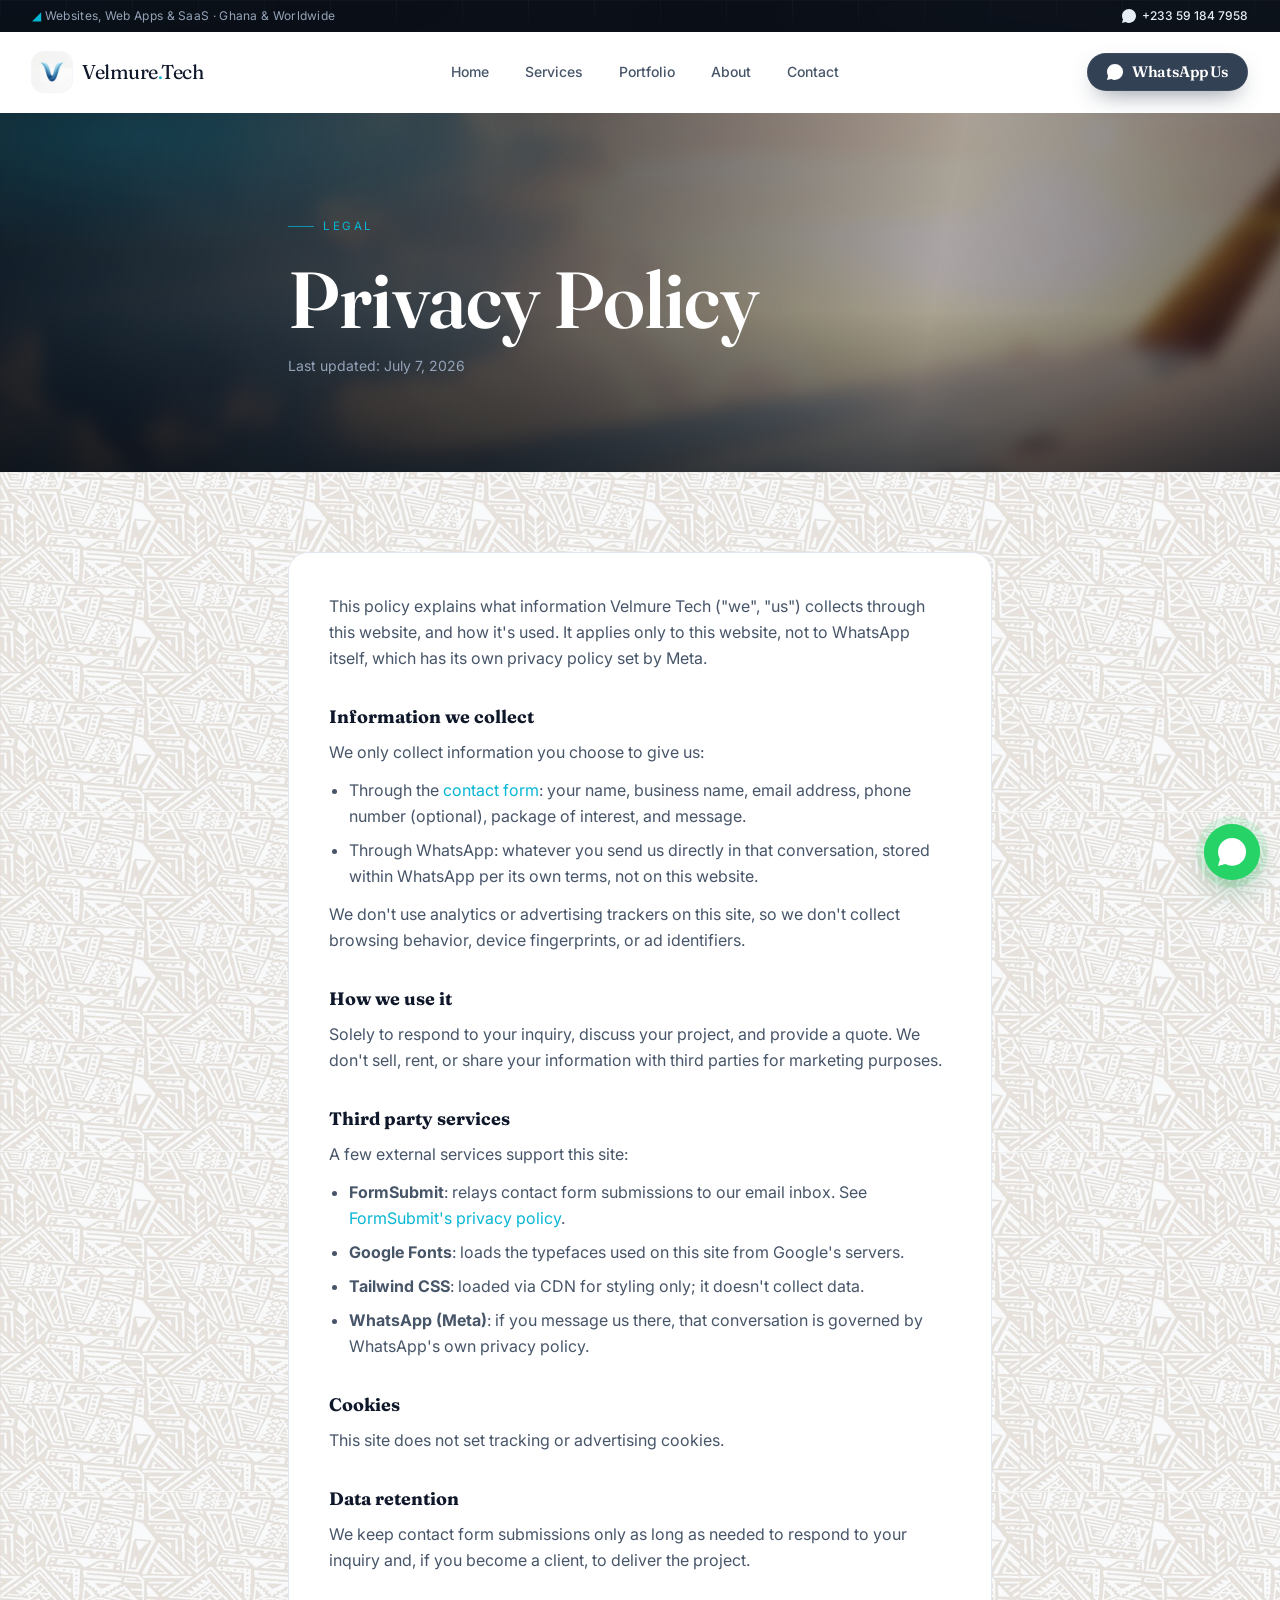
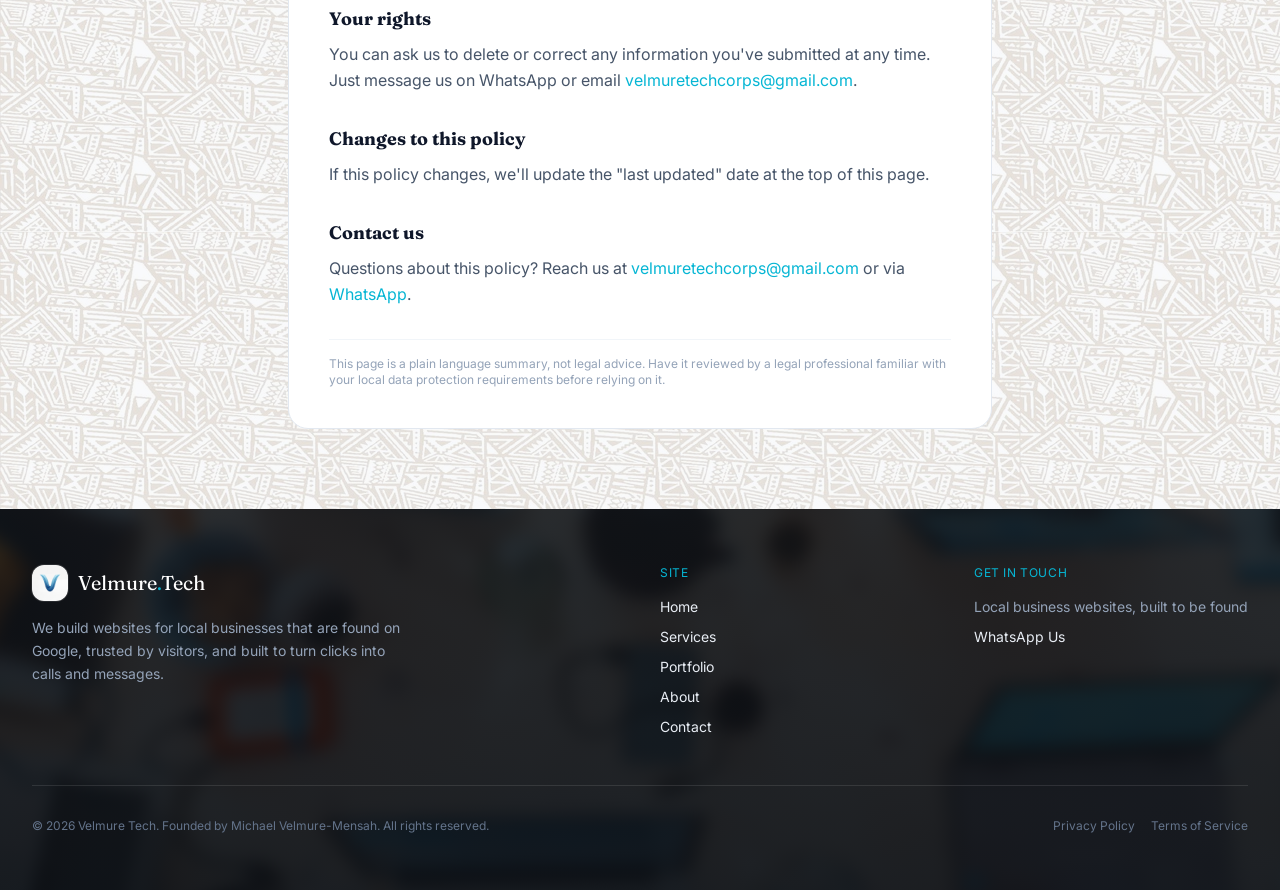
<file: privacy.html>
<!DOCTYPE html>
<html lang="en">
<head>
<meta charset="UTF-8" />
<meta name="viewport" content="width=device-width, initial-scale=1.0" />
<title>Privacy Policy | Velmure Tech</title>
<meta name="description" content="How Velmure Tech collects, uses, and protects information submitted through this website." />
<meta name="robots" content="index, follow" />
<meta name="author" content="Velmure Tech" />
<link rel="canonical" href="https://velmuretech.example/privacy.html" />

<!-- Open Graph / Facebook / WhatsApp link preview -->
<meta property="og:type" content="website" />
<meta property="og:site_name" content="Velmure Tech" />
<meta property="og:title" content="Privacy Policy | Velmure Tech" />
<meta property="og:description" content="How Velmure Tech collects, uses, and protects information submitted through this website." />
<meta property="og:url" content="https://velmuretech.example/privacy.html" />
<meta property="og:image" content="https://velmuretech.example/images/photo/airplane-wing.jpg" />
<meta property="og:image:width" content="1920" />
<meta property="og:image:height" content="1275" />
<meta property="og:locale" content="en_GB" />

<!-- Twitter Card -->
<meta name="twitter:card" content="summary_large_image" />
<meta name="twitter:title" content="Privacy Policy | Velmure Tech" />
<meta name="twitter:description" content="How Velmure Tech collects, uses, and protects information submitted through this website." />
<meta name="twitter:image" content="https://velmuretech.example/images/photo/airplane-wing.jpg" />

<link rel="icon" type="image/png" href="images/logo-icon.png" />
<link rel="apple-touch-icon" href="images/logo-icon.png" />
<link rel="preconnect" href="https://fonts.googleapis.com" />
<link rel="preconnect" href="https://fonts.gstatic.com" crossorigin />
<meta name="theme-color" content="#0b1220" />
<link href="https://fonts.googleapis.com/css2?family=Fraunces:ital,opsz,wght@0,9..144,400..600;1,9..144,400..500&family=Inter:wght@400;500;600;700&display=swap" rel="stylesheet" />

<link rel="stylesheet" href="css/tailwind.css" />
<link rel="stylesheet" href="css/style.css" />
<!-- BEGIN LOCALBUSINESS SCHEMA (auto-generated by scripts/generate_schema.py; edit seo/business.json instead) -->
<script type="application/ld+json">
{
  "@context": "https://schema.org",
  "@type": "ProfessionalService",
  "name": "Velmure Tech",
  "slogan": "Bringing the Future to the Present",
  "description": "Velmure Tech is a website design and development agency building premium, conversion focused websites, web applications, and ecommerce platforms for businesses in Ghana and worldwide, with SaaS development for startups and founders.",
  "telephone": "+233591847958",
  "email": "velmuretechcorps@gmail.com",
  "alternateName": "Velmure.Tech",
  "founder": {
    "@type": "Person",
    "name": "Michael Velmure-Mensah"
  },
  "address": {
    "@type": "PostalAddress",
    "addressLocality": "Accra",
    "addressRegion": "Greater Accra Region",
    "addressCountry": "GH"
  },
  "areaServed": [
    "Accra, Ghana",
    "Ghana",
    "Worldwide"
  ],
  "knowsAbout": [
    "Website Design",
    "Website Development",
    "Web Application Development",
    "SaaS Development",
    "Ecommerce Website Development",
    "Landing Page Design",
    "Local SEO",
    "Mobile First Web Design",
    "Conversion Rate Optimization"
  ]
}
</script>
<!-- END LOCALBUSINESS SCHEMA -->
<!-- BREADCRUMB SCHEMA -->
<script type="application/ld+json">
{
  "@context": "https://schema.org",
  "@type": "BreadcrumbList",
  "itemListElement": [
    { "@type": "ListItem", "position": 1, "name": "Home", "item": "https://velmuretech.example/" },
    { "@type": "ListItem", "position": 2, "name": "Privacy Policy", "item": "https://velmuretech.example/privacy.html" }
  ]
}
</script>
</head>
<body data-page="privacy" class="bg-surface text-ink font-sans antialiased">

<a href="#main" class="sr-only focus:not-sr-only focus:fixed focus:z-[60] focus:top-3 focus:left-3 focus:bg-white focus:text-ink focus:px-4 focus:py-2 focus:rounded-md focus:shadow-lg">Skip to content</a>

<div class="surface-void text-slate-300 text-xs">
  <div class="max-w-7xl mx-auto px-4 sm:px-6 lg:px-8 py-2 flex items-center justify-end sm:justify-between gap-4">
    <p class="hidden sm:block font-mono tracking-wide text-slate-400"><span class="text-secondary">◢</span> Websites, Web Apps &amp; SaaS · Ghana &amp; Worldwide</p>
    <a href="https://wa.me/233591847958" target="_blank" rel="noopener" class="inline-flex items-center gap-1.5 font-medium hover:text-secondary transition-colors">
      <svg viewBox="0 0 24 24" class="h-3.5 w-3.5 fill-current" aria-hidden="true"><path d="M12.04 0C5.407 0 .06 5.335.06 11.938c0 2.104.552 4.157 1.601 5.966L0 24l6.284-1.645a11.94 11.94 0 0 0 5.75 1.464h.005c6.633 0 11.98-5.335 11.98-11.939A11.868 11.868 0 0 0 20.463 3.51 11.868 11.868 0 0 0 12.045 0zm5.432 14.382c-.297-.149-1.758-.867-2.03-.967-.273-.099-.471-.148-.67.15-.197.297-.767.966-.94 1.164-.173.199-.347.223-.644.075-.297-.15-1.255-.463-2.39-1.475-.883-.788-1.48-1.761-1.653-2.059-.173-.297-.018-.458.13-.606.134-.133.298-.347.446-.52.149-.174.198-.298.298-.497.099-.198.05-.371-.025-.52-.075-.149-.669-1.612-.916-2.207-.242-.579-.487-.5-.669-.51-.173-.008-.371-.01-.57-.01-.198 0-.52.074-.792.372-.272.297-1.04 1.016-1.04 2.479 0 1.462 1.065 2.875 1.213 3.074.149.198 2.096 3.2 5.077 4.487.709.306 1.262.489 1.694.625.712.227 1.36.195 1.871.118.571-.085 1.758-.719 2.006-1.413.248-.694.248-1.289.173-1.413-.074-.124-.272-.198-.57-.347z"/></svg>
      +233 59 184 7958
    </a>
  </div>
</div>


<!-- ===================== HEADER ===================== -->
<header id="site-header" class="sticky top-0 z-40 bg-white/95 border-b border-transparent">
  <div class="max-w-7xl mx-auto px-4 sm:px-6 lg:px-8">
    <div class="flex items-center justify-between h-16 sm:h-20">
      <a href="index.html" class="flex items-center gap-2.5 shrink-0" aria-label="Velmure Tech home">
        <img src="images/logo-icon.png" alt="Velmure Tech logo" width="40" height="40" class="h-9 w-9 sm:h-10 sm:w-10 rounded-xl ring-1 ring-slate-100 object-cover" />
        <span class="font-display text-xl tracking-tight text-ink">Velmure<span class="text-secondary">.</span>Tech</span>
      </a>

      <nav class="hidden md:flex items-center gap-9" aria-label="Primary">
        <a data-page="home" href="index.html" class="nav-link text-sm font-medium text-slate-600 hover:text-primary-dark transition-colors">Home</a>
        <a data-page="services" href="services.html" class="nav-link text-sm font-medium text-slate-600 hover:text-primary-dark transition-colors">Services</a>
        <a data-page="portfolio" href="portfolio.html" class="nav-link text-sm font-medium text-slate-600 hover:text-primary-dark transition-colors">Portfolio</a>
        <a data-page="about" href="about.html" class="nav-link text-sm font-medium text-slate-600 hover:text-primary-dark transition-colors">About</a>
        <a data-page="contact" href="contact.html" class="nav-link text-sm font-medium text-slate-600 hover:text-primary-dark transition-colors">Contact</a>
      </nav>

      <div class="hidden md:block">
        <a href="https://wa.me/233591847958?text=Hi%20Velmure%20Tech%2C%20I%27d%20like%20to%20talk%20about%20a%20new%20website." target="_blank" rel="noopener" class="btn btn-accent !py-2.5 !px-5 text-sm">
          <svg viewBox="0 0 24 24" class="h-4 w-4 fill-current" aria-hidden="true"><path d="M12.04 0C5.407 0 .06 5.335.06 11.938c0 2.104.552 4.157 1.601 5.966L0 24l6.284-1.645a11.94 11.94 0 0 0 5.75 1.464h.005c6.633 0 11.98-5.335 11.98-11.939A11.868 11.868 0 0 0 20.463 3.51 11.868 11.868 0 0 0 12.045 0zm5.432 14.382c-.297-.149-1.758-.867-2.03-.967-.273-.099-.471-.148-.67.15-.197.297-.767.966-.94 1.164-.173.199-.347.223-.644.075-.297-.15-1.255-.463-2.39-1.475-.883-.788-1.48-1.761-1.653-2.059-.173-.297-.018-.458.13-.606.134-.133.298-.347.446-.52.149-.174.198-.298.298-.497.099-.198.05-.371-.025-.52-.075-.149-.669-1.612-.916-2.207-.242-.579-.487-.5-.669-.51-.173-.008-.371-.01-.57-.01-.198 0-.52.074-.792.372-.272.297-1.04 1.016-1.04 2.479 0 1.462 1.065 2.875 1.213 3.074.149.198 2.096 3.2 5.077 4.487.709.306 1.262.489 1.694.625.712.227 1.36.195 1.871.118.571-.085 1.758-.719 2.006-1.413.248-.694.248-1.289.173-1.413-.074-.124-.272-.198-.57-.347z"/></svg>
          WhatsApp Us
        </a>
      </div>

      <button id="nav-toggle" aria-expanded="false" aria-controls="mobile-menu" aria-label="Toggle menu" class="md:hidden inline-flex items-center justify-center rounded-md p-2.5 text-slate-700 hover:bg-slate-100">
        <svg id="icon-menu" class="h-6 w-6" fill="none" viewBox="0 0 24 24" stroke="currentColor" aria-hidden="true"><path stroke-linecap="round" stroke-linejoin="round" stroke-width="2" d="M4 6h16M4 12h16M4 18h16" /></svg>
        <svg id="icon-close" class="h-6 w-6 hidden" fill="none" viewBox="0 0 24 24" stroke="currentColor" aria-hidden="true"><path stroke-linecap="round" stroke-linejoin="round" stroke-width="2" d="M6 18L18 6M6 6l12 12" /></svg>
      </button>
    </div>
  </div>

  <div id="mobile-menu" class="hidden md:hidden border-t border-slate-200 bg-white">
    <div class="px-4 py-4 space-y-1">
      <a data-page="home" href="index.html" class="nav-link block rounded-md px-3 py-2.5 text-base font-medium text-slate-700 hover:bg-slate-50">Home</a>
      <a data-page="services" href="services.html" class="nav-link block rounded-md px-3 py-2.5 text-base font-medium text-slate-700 hover:bg-slate-50">Services</a>
      <a data-page="portfolio" href="portfolio.html" class="nav-link block rounded-md px-3 py-2.5 text-base font-medium text-slate-700 hover:bg-slate-50">Portfolio</a>
      <a data-page="about" href="about.html" class="nav-link block rounded-md px-3 py-2.5 text-base font-medium text-slate-700 hover:bg-slate-50">About</a>
      <a data-page="contact" href="contact.html" class="nav-link block rounded-md px-3 py-2.5 text-base font-medium text-slate-700 hover:bg-slate-50">Contact</a>
      <a href="https://wa.me/233591847958" target="_blank" rel="noopener" class="btn btn-accent w-full mt-2">WhatsApp Us</a>
    </div>
  </div>
</header>

<main id="main">

  <!-- ===================== PAGE INTRO ===================== -->
  <section class="photo-dark photo-dark--glow py-16 sm:py-24">
    <div class="photo-dark__img" aria-hidden="true"><img src="images/photo/airplane-wing.jpg" alt="" loading="eager" fetchpriority="high" /></div>
    <div class="max-w-3xl mx-auto px-4 sm:px-6 lg:px-8 fade-in-load">
      <p class="kicker">Legal</p>
      <h1 class="mt-6 display t-hero text-white">Privacy Policy</h1>
      <p class="mt-4 text-sm text-slate-400">Last updated: July 7, 2026</p>
    </div>
  </section>

  <!-- ===================== POLICY CONTENT ===================== -->
  <section class="py-16 sm:py-20 bg-pattern">
    <div class="max-w-3xl mx-auto px-4 sm:px-6 lg:px-8">
      <div class="card p-8 sm:p-10 reveal">
        <div class="prose-legal space-y-8 text-slate-600 leading-relaxed">

          <p>This policy explains what information Velmure Tech ("we", "us") collects through this website, and how it's used. It applies only to this website, not to WhatsApp itself, which has its own privacy policy set by Meta.</p>

          <div>
            <h2 class="text-lg font-display font-bold text-ink">Information we collect</h2>
            <p class="mt-2">We only collect information you choose to give us:</p>
            <ul class="mt-3 space-y-2 list-disc pl-5">
              <li>Through the <a href="contact.html" class="text-secondary hover:underline">contact form</a>: your name, business name, email address, phone number (optional), package of interest, and message.</li>
              <li>Through WhatsApp: whatever you send us directly in that conversation, stored within WhatsApp per its own terms, not on this website.</li>
            </ul>
            <p class="mt-3">We don't use analytics or advertising trackers on this site, so we don't collect browsing behavior, device fingerprints, or ad identifiers.</p>
          </div>

          <div>
            <h2 class="text-lg font-display font-bold text-ink">How we use it</h2>
            <p class="mt-2">Solely to respond to your inquiry, discuss your project, and provide a quote. We don't sell, rent, or share your information with third parties for marketing purposes.</p>
          </div>

          <div>
            <h2 class="text-lg font-display font-bold text-ink">Third party services</h2>
            <p class="mt-2">A few external services support this site:</p>
            <ul class="mt-3 space-y-2 list-disc pl-5">
              <li><strong>FormSubmit</strong>: relays contact form submissions to our email inbox. See <a href="https://formsubmit.co/privacy-policy" target="_blank" rel="noopener" class="text-secondary hover:underline">FormSubmit's privacy policy</a>.</li>
              <li><strong>Google Fonts</strong>: loads the typefaces used on this site from Google's servers.</li>
              <li><strong>Tailwind CSS</strong>: loaded via CDN for styling only; it doesn't collect data.</li>
              <li><strong>WhatsApp (Meta)</strong>: if you message us there, that conversation is governed by WhatsApp's own privacy policy.</li>
            </ul>
          </div>

          <div>
            <h2 class="text-lg font-display font-bold text-ink">Cookies</h2>
            <p class="mt-2">This site does not set tracking or advertising cookies.</p>
          </div>

          <div>
            <h2 class="text-lg font-display font-bold text-ink">Data retention</h2>
            <p class="mt-2">We keep contact form submissions only as long as needed to respond to your inquiry and, if you become a client, to deliver the project.</p>
          </div>

          <div>
            <h2 class="text-lg font-display font-bold text-ink">Your rights</h2>
            <p class="mt-2">You can ask us to delete or correct any information you've submitted at any time. Just message us on WhatsApp or email <a href="mailto:velmuretechcorps@gmail.com" class="text-secondary hover:underline">velmuretechcorps@gmail.com</a>.</p>
          </div>

          <div>
            <h2 class="text-lg font-display font-bold text-ink">Changes to this policy</h2>
            <p class="mt-2">If this policy changes, we'll update the "last updated" date at the top of this page.</p>
          </div>

          <div>
            <h2 class="text-lg font-display font-bold text-ink">Contact us</h2>
            <p class="mt-2">Questions about this policy? Reach us at <a href="mailto:velmuretechcorps@gmail.com" class="text-secondary hover:underline">velmuretechcorps@gmail.com</a> or via <a href="https://wa.me/233591847958" target="_blank" rel="noopener" class="text-secondary hover:underline">WhatsApp</a>.</p>
          </div>

          <p class="text-xs text-slate-400 pt-4 border-t border-slate-100">This page is a plain language summary, not legal advice. Have it reviewed by a legal professional familiar with your local data protection requirements before relying on it.</p>

        </div>
      </div>
    </div>
  </section>

</main>

<!-- ===================== FOOTER ===================== -->
<footer class="photo-dark photo-dark--deep text-slate-300">
  <div class="photo-dark__img" aria-hidden="true"><img src="images/photo/workspace-overhead.jpg" alt="" loading="lazy" /></div>
  <div class="max-w-7xl mx-auto px-4 sm:px-6 lg:px-8 py-14">
    <div class="grid md:grid-cols-4 gap-10">
      <div class="md:col-span-2">
        <a href="index.html" class="flex items-center gap-2.5" aria-label="Velmure Tech home">
          <img src="images/logo-icon.png" alt="Velmure Tech logo" width="36" height="36" loading="lazy" class="h-9 w-9 rounded-xl ring-1 ring-white/10 object-cover" />
          <span class="font-display text-xl text-white">Velmure<span class="text-secondary">.</span>Tech</span>
        </a>
        <p class="mt-4 text-sm text-slate-400 leading-relaxed max-w-sm">We build websites for local businesses that are found on Google, trusted by visitors, and built to turn clicks into calls and messages.</p>
      </div>
      <div>
        <p class="font-mono text-xs tracking-wider text-secondary">SITE</p>
        <ul class="mt-4 space-y-2.5 text-sm">
          <li><a href="index.html" class="hover:text-secondary transition-colors">Home</a></li>
          <li><a href="services.html" class="hover:text-secondary transition-colors">Services</a></li>
          <li><a href="portfolio.html" class="hover:text-secondary transition-colors">Portfolio</a></li>
          <li><a href="about.html" class="hover:text-secondary transition-colors">About</a></li>
          <li><a href="contact.html" class="hover:text-secondary transition-colors">Contact</a></li>
        </ul>
      </div>
      <div>
        <p class="font-mono text-xs tracking-wider text-secondary">GET IN TOUCH</p>
        <ul class="mt-4 space-y-2.5 text-sm">
          <li class="text-slate-400">Local business websites, built to be found</li>
          <li><a href="https://wa.me/233591847958?text=Hii%20Mike!%20I%20wanna%20get%20inquiries%20about%20a%20website." target="_blank" rel="noopener" class="inline-flex items-center gap-1.5 hover:text-secondary transition-colors">WhatsApp Us</a></li>
        </ul>
      </div>
    </div>
    <div class="mt-12 pt-8 border-t border-white/10 flex flex-col sm:flex-row items-center justify-between gap-3 text-xs text-slate-500">
      <p>&copy; <span data-year></span> Velmure Tech. Founded by Michael Velmure-Mensah. All rights reserved.</p>
      <p class="flex gap-4"><a href="privacy.html" class="hover:text-secondary transition-colors">Privacy Policy</a><a href="terms.html" class="hover:text-secondary transition-colors">Terms of Service</a></p>
    </div>
  </div>
</footer>

<!-- ===================== WHATSAPP FLOATING BUTTON ===================== -->
<a href="https://wa.me/233591847958?text=Hi%20Velmure%20Tech%2C%20I%27d%20like%20to%20talk%20about%20a%20new%20website." target="_blank" rel="noopener" class="wa-float" aria-label="Chat with Velmure Tech on WhatsApp">
  <span class="wa-pulse" aria-hidden="true"></span>
  <span class="relative flex h-14 w-14 items-center justify-center rounded-full bg-[#25D366] text-white wa-glow hover:scale-105 transition-transform">
    <svg viewBox="0 0 24 24" class="h-7 w-7 fill-current" aria-hidden="true"><path d="M12.04 0C5.407 0 .06 5.335.06 11.938c0 2.104.552 4.157 1.601 5.966L0 24l6.284-1.645a11.94 11.94 0 0 0 5.75 1.464h.005c6.633 0 11.98-5.335 11.98-11.939A11.868 11.868 0 0 0 20.463 3.51 11.868 11.868 0 0 0 12.045 0zm5.432 14.382c-.297-.149-1.758-.867-2.03-.967-.273-.099-.471-.148-.67.15-.197.297-.767.966-.94 1.164-.173.199-.347.223-.644.075-.297-.15-1.255-.463-2.39-1.475-.883-.788-1.48-1.761-1.653-2.059-.173-.297-.018-.458.13-.606.134-.133.298-.347.446-.52.149-.174.198-.298.298-.497.099-.198.05-.371-.025-.52-.075-.149-.669-1.612-.916-2.207-.242-.579-.487-.5-.669-.51-.173-.008-.371-.01-.57-.01-.198 0-.52.074-.792.372-.272.297-1.04 1.016-1.04 2.479 0 1.462 1.065 2.875 1.213 3.074.149.198 2.096 3.2 5.077 4.487.709.306 1.262.489 1.694.625.712.227 1.36.195 1.871.118.571-.085 1.758-.719 2.006-1.413.248-.694.248-1.289.173-1.413-.074-.124-.272-.198-.57-.347z"/></svg>
  </span>
</a>

<script src="js/main.js" defer></script>
</body>
</html>
</file>
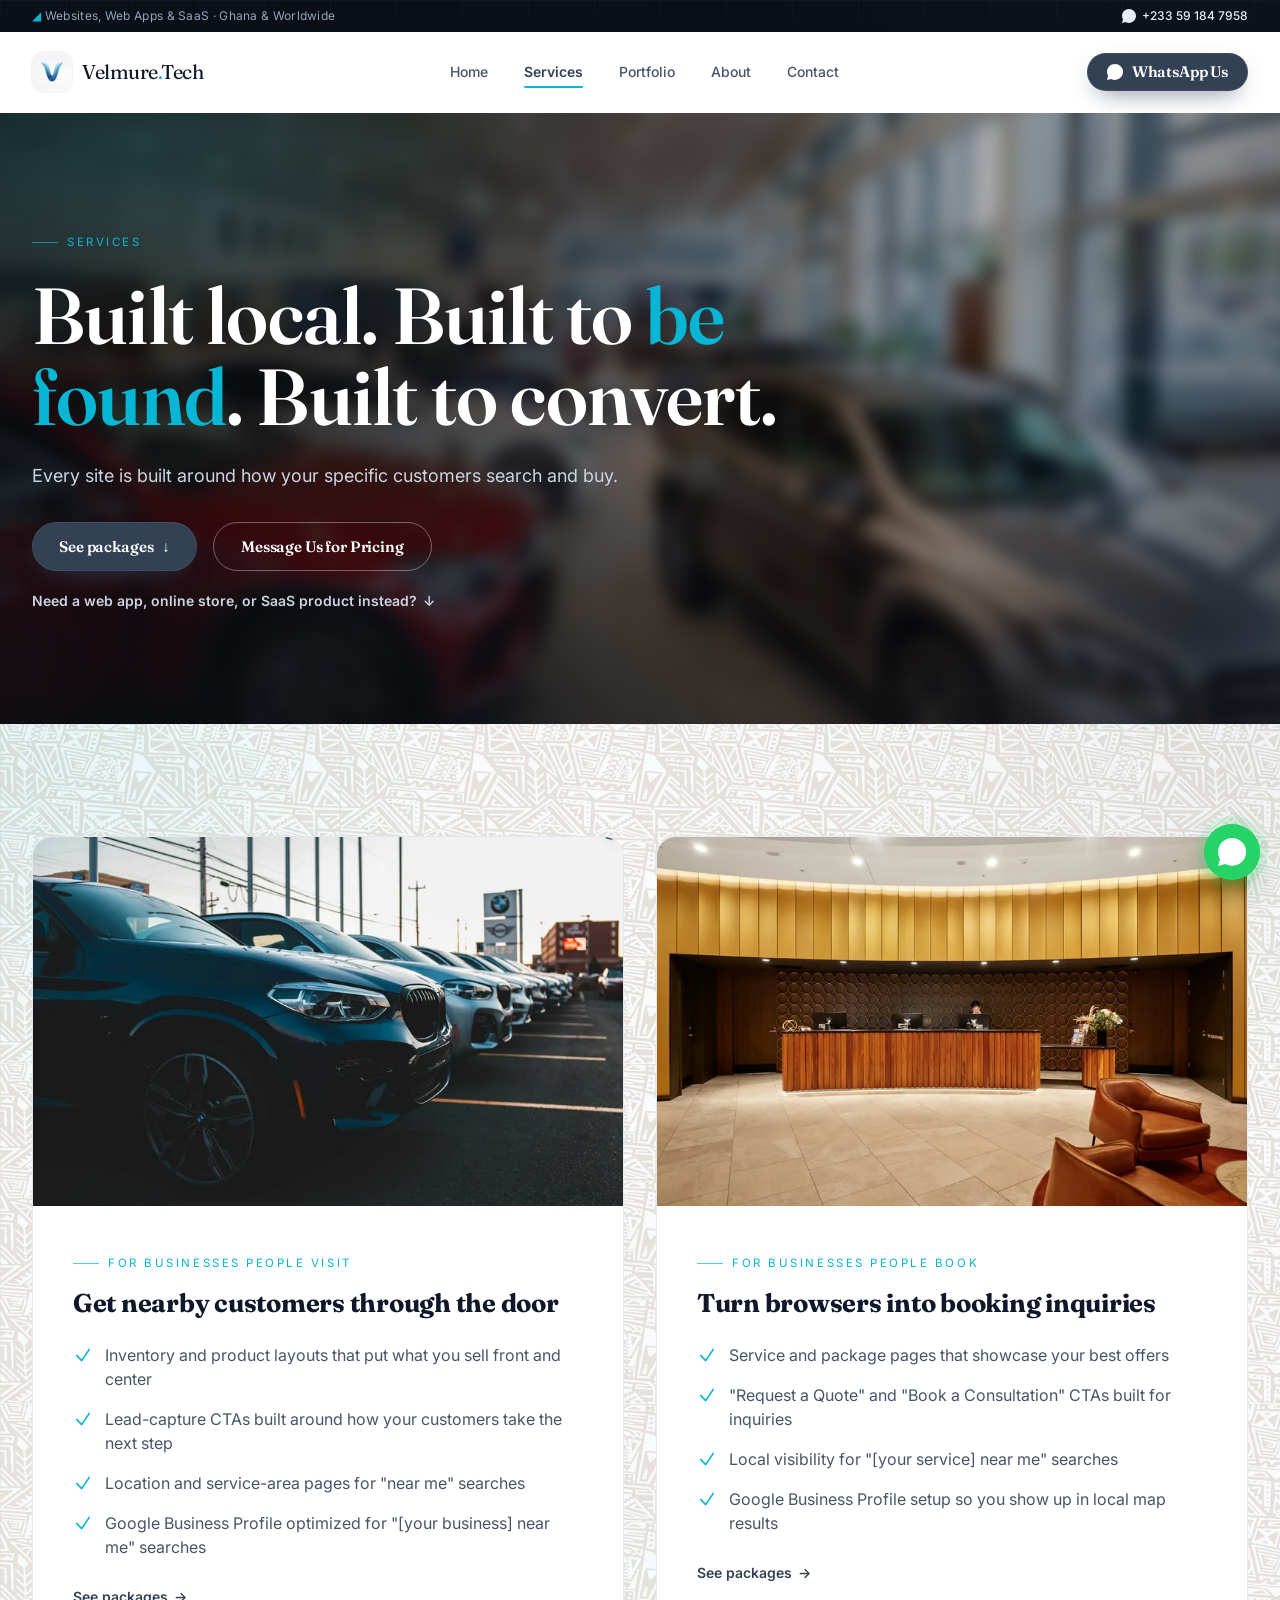
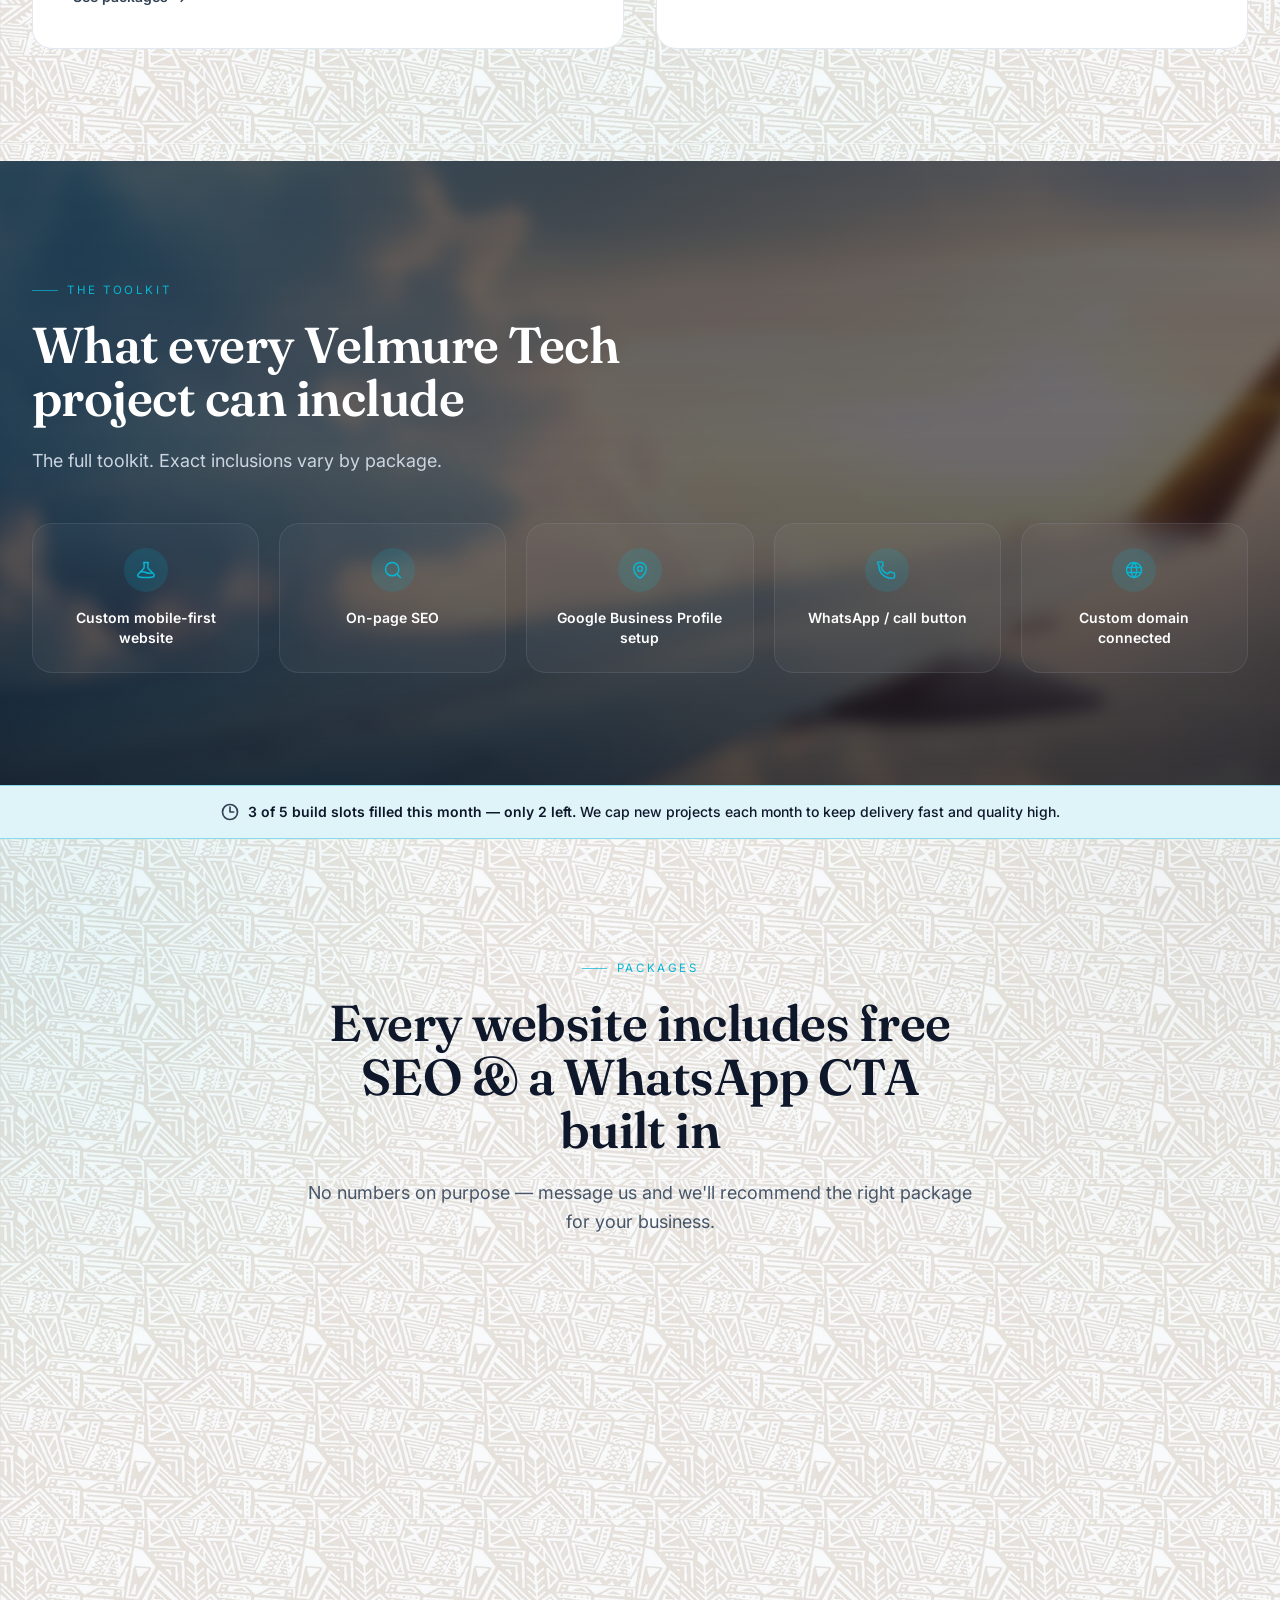
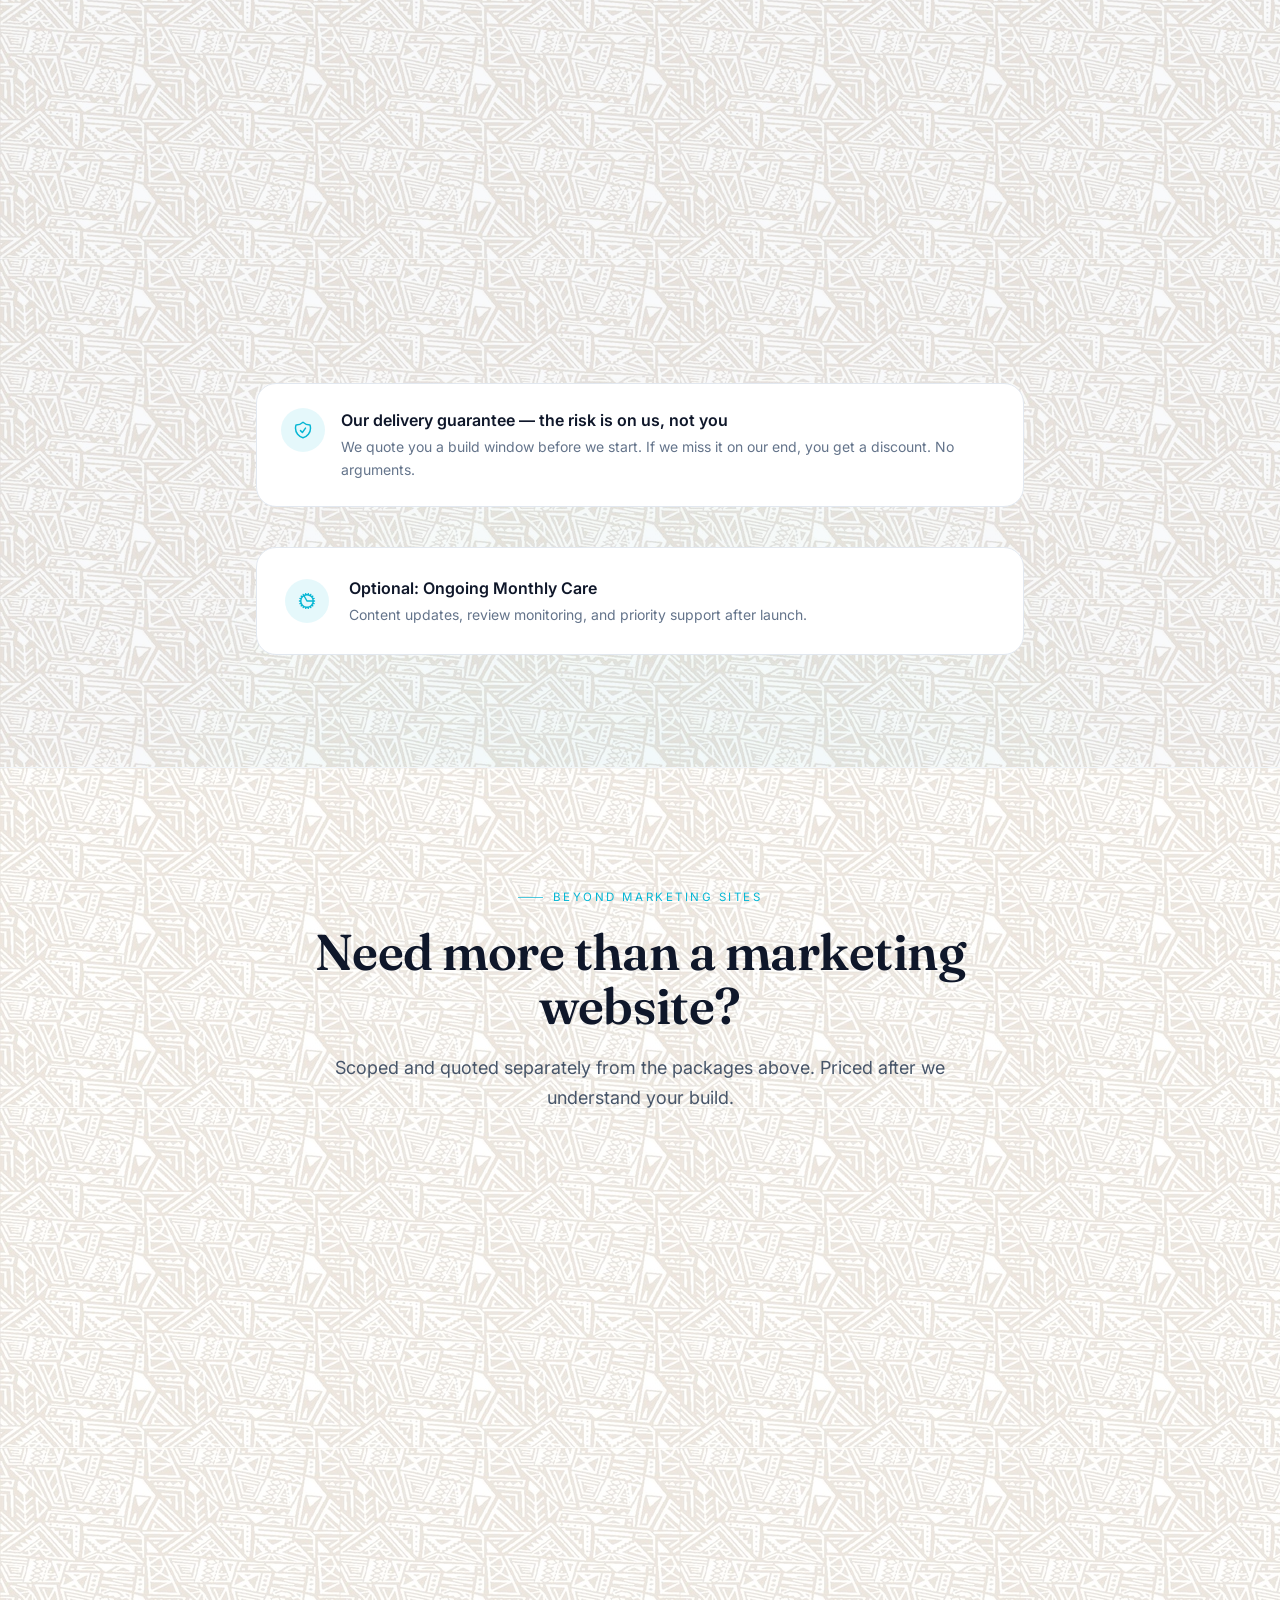
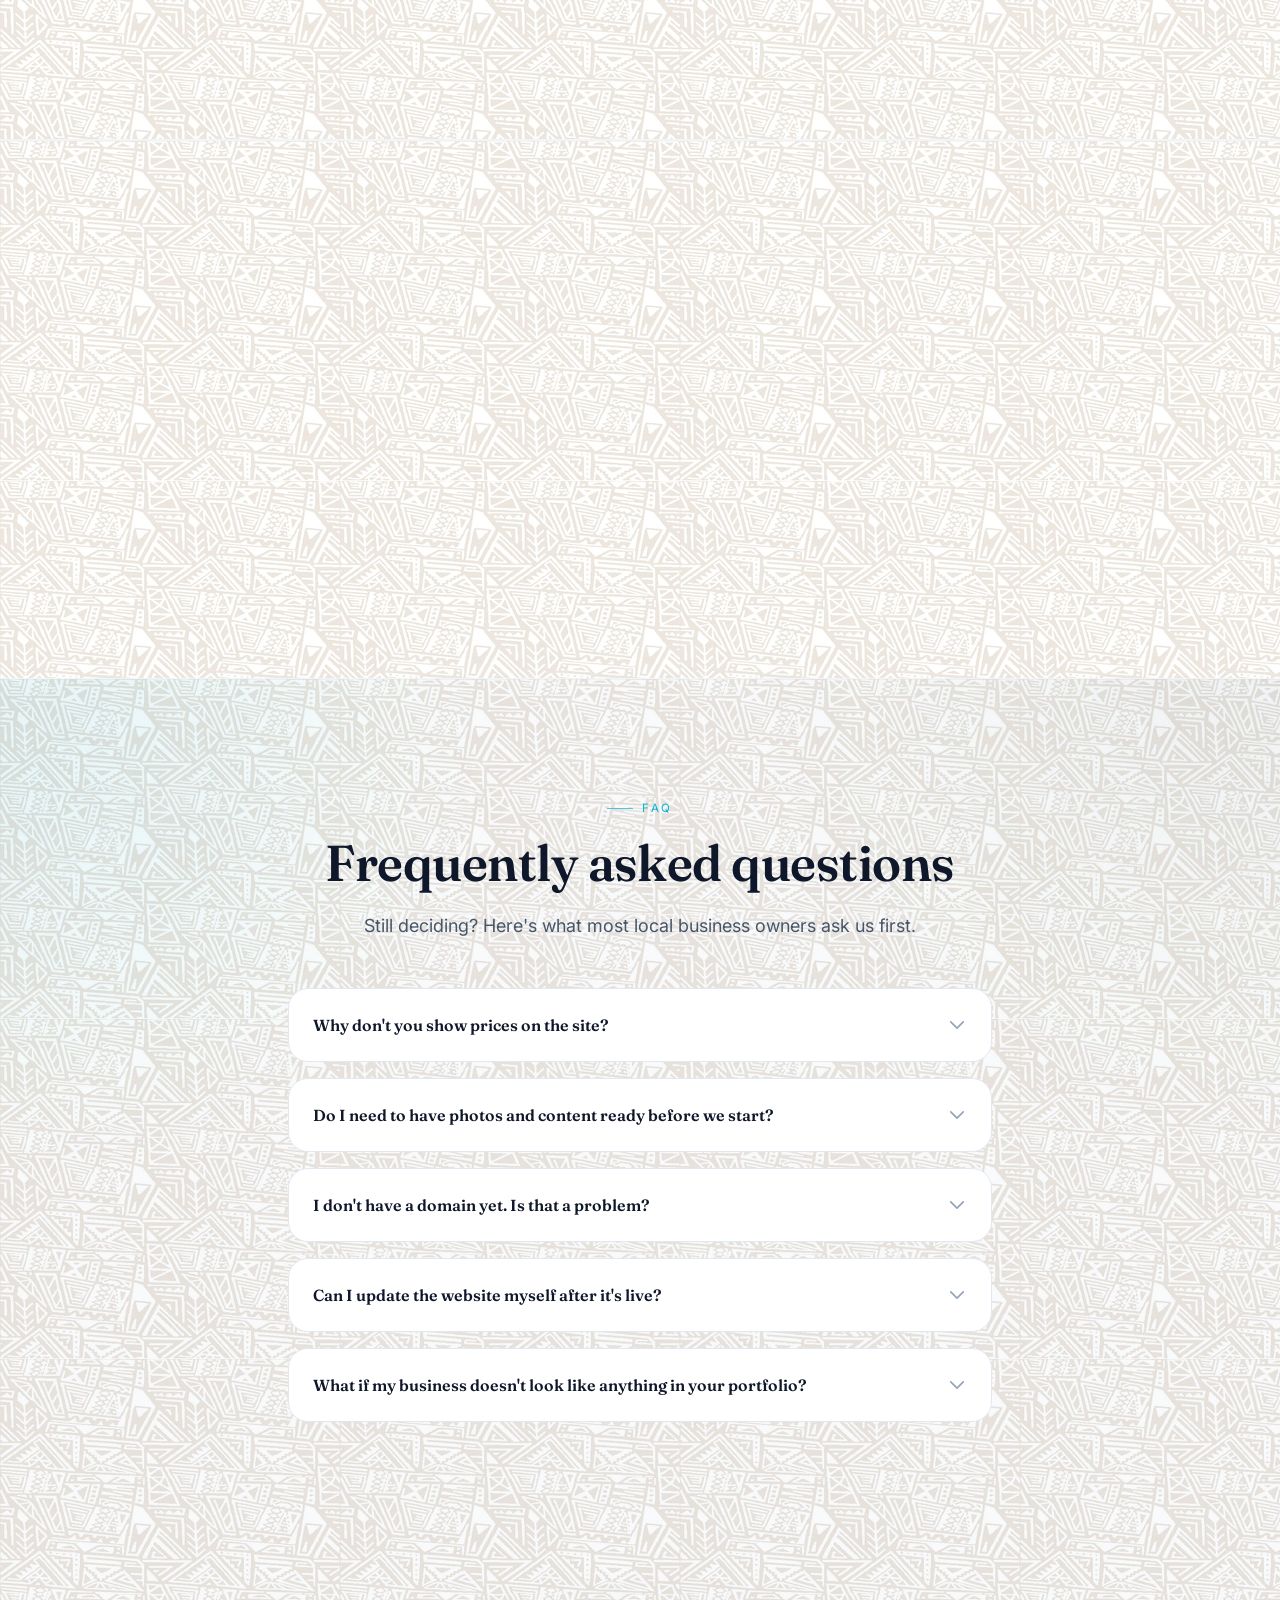
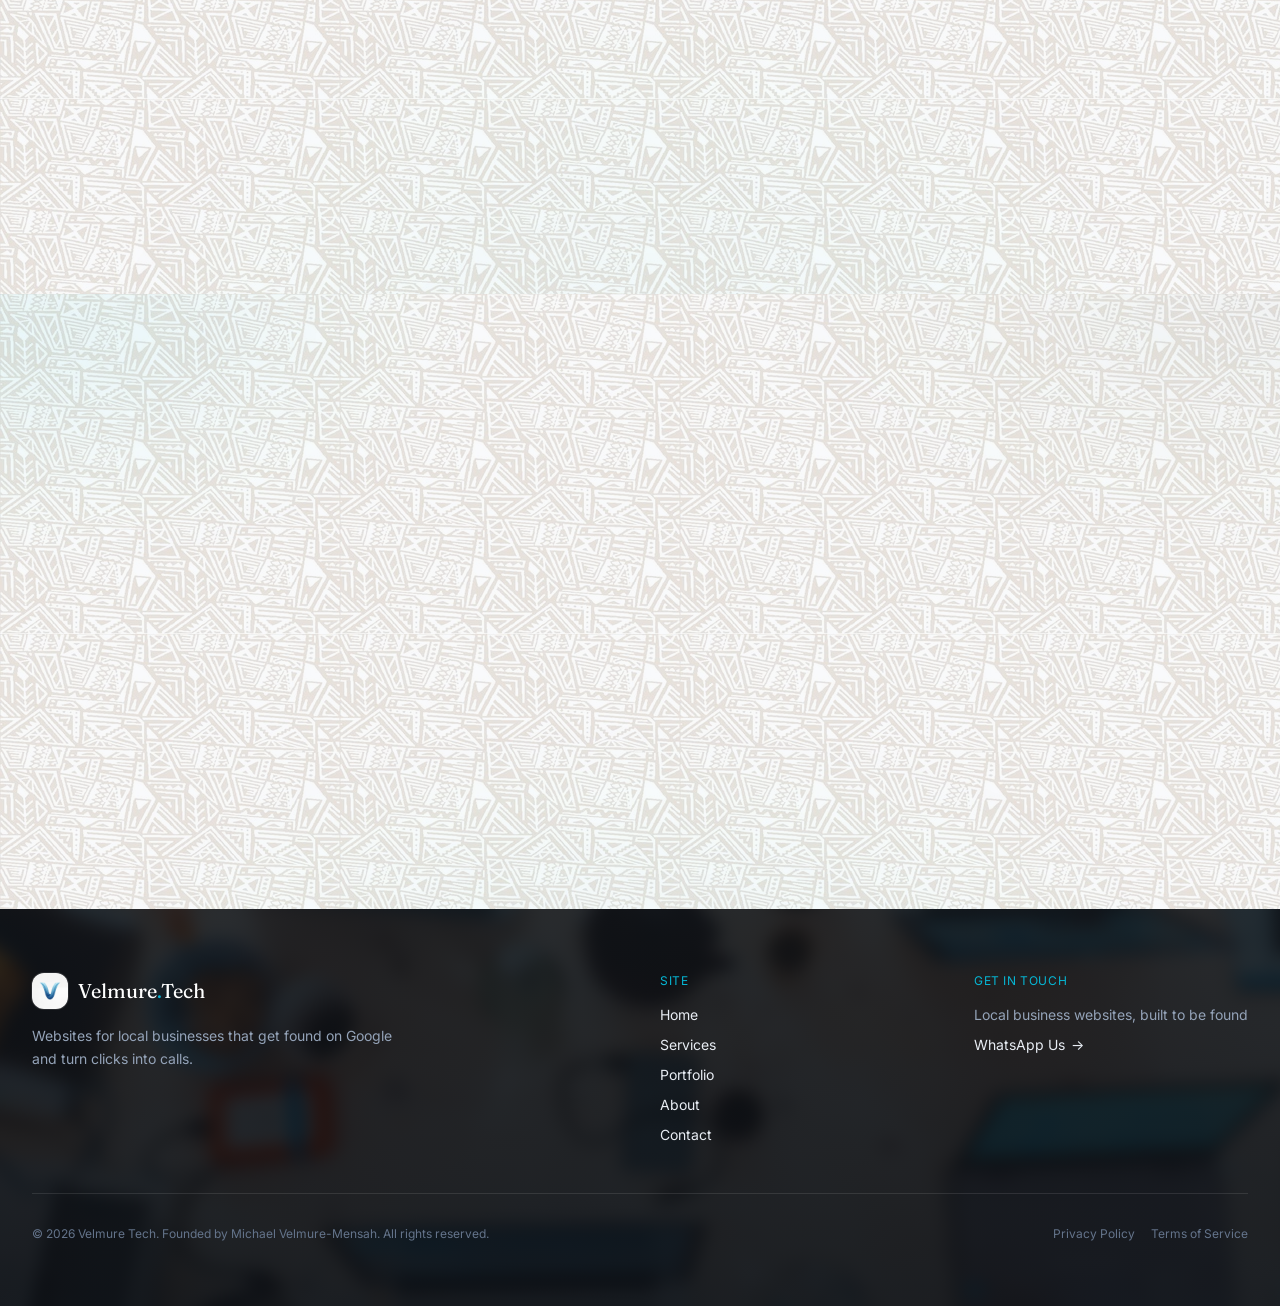
<file: services.html>
<!DOCTYPE html>
<html lang="en">
<head>
<meta charset="UTF-8" />
<meta name="viewport" content="width=device-width, initial-scale=1.0" />
<title>Website Design, Development &amp; SaaS Services | Velmure Tech</title>
<meta name="description" content="Website design, web app development, e-commerce, and SaaS builds for businesses in Ghana and worldwide. See what's included and message us for pricing." />
<meta name="robots" content="index, follow" />
<meta name="author" content="Velmure Tech" />
<link rel="canonical" href="https://velmuretech.example/services.html" />

<!-- Open Graph / Facebook / WhatsApp link preview -->
<meta property="og:type" content="website" />
<meta property="og:site_name" content="Velmure Tech" />
<meta property="og:title" content="Website Design, Development & SaaS Services | Velmure Tech" />
<meta property="og:description" content="Website design, web app development, e-commerce, and SaaS builds for businesses in Ghana and worldwide. See what's included and message us for pricing." />
<meta property="og:url" content="https://velmuretech.example/services.html" />
<meta property="og:image" content="https://velmuretech.example/images/photo/car-showroom.jpg" />
<meta property="og:image:width" content="1920" />
<meta property="og:image:height" content="1280" />
<meta property="og:locale" content="en_GB" />

<!-- Twitter Card -->
<meta name="twitter:card" content="summary_large_image" />
<meta name="twitter:title" content="Website Design, Development & SaaS Services | Velmure Tech" />
<meta name="twitter:description" content="Website design, web app development, e-commerce, and SaaS builds for businesses in Ghana and worldwide. See what's included and message us for pricing." />
<meta name="twitter:image" content="https://velmuretech.example/images/photo/car-showroom.jpg" />

<link rel="icon" type="image/png" href="images/logo-icon.png" />
<link rel="apple-touch-icon" href="images/logo-icon.png" />
<meta name="theme-color" content="#0b1220" />
<link rel="preconnect" href="https://fonts.googleapis.com" />
<link rel="preconnect" href="https://fonts.gstatic.com" crossorigin />
<link href="https://fonts.googleapis.com/css2?family=Fraunces:ital,opsz,wght@0,9..144,400..600;1,9..144,400..500&family=Inter:wght@400;500;600;700&display=swap" rel="stylesheet" />

<link rel="stylesheet" href="css/tailwind.css" />
<link rel="stylesheet" href="css/style.css" />
<!-- BEGIN LOCALBUSINESS SCHEMA (auto-generated by scripts/generate_schema.py; edit seo/business.json instead) -->
<script type="application/ld+json">
{
  "@context": "https://schema.org",
  "@type": "ProfessionalService",
  "name": "Velmure Tech",
  "slogan": "Bringing the Future to the Present",
  "description": "Velmure Tech is a website design and development agency building premium, conversion focused websites, web applications, and ecommerce platforms for businesses in Ghana and worldwide, with SaaS development for startups and founders.",
  "telephone": "+233591847958",
  "email": "velmuretechcorps@gmail.com",
  "alternateName": "Velmure.Tech",
  "founder": {
    "@type": "Person",
    "name": "Michael Velmure-Mensah"
  },
  "address": {
    "@type": "PostalAddress",
    "addressLocality": "Accra",
    "addressRegion": "Greater Accra Region",
    "addressCountry": "GH"
  },
  "areaServed": [
    "Accra, Ghana",
    "Ghana",
    "Worldwide"
  ],
  "knowsAbout": [
    "Website Design",
    "Website Development",
    "Web Application Development",
    "SaaS Development",
    "Ecommerce Website Development",
    "Landing Page Design",
    "Local SEO",
    "Mobile First Web Design",
    "Conversion Rate Optimization"
  ]
}
</script>
<!-- END LOCALBUSINESS SCHEMA -->
<!-- BREADCRUMB SCHEMA -->
<script type="application/ld+json">
{
  "@context": "https://schema.org",
  "@type": "BreadcrumbList",
  "itemListElement": [
    { "@type": "ListItem", "position": 1, "name": "Home", "item": "https://velmuretech.example/" },
    { "@type": "ListItem", "position": 2, "name": "Services", "item": "https://velmuretech.example/services.html" }
  ]
}
</script>
<!-- FAQ SCHEMA -->
<script type="application/ld+json">
{
  "@context": "https://schema.org",
  "@type": "FAQPage",
  "mainEntity": [
    {
      "@type": "Question",
      "name": "Why don't you show prices on the site?",
      "acceptedAnswer": {
        "@type": "Answer",
        "text": "Every business is different, so a flat number can't work. We quote you accurately after a quick conversation about your business."
      }
    },
    {
      "@type": "Question",
      "name": "Do I need to have photos and content ready before we start?",
      "acceptedAnswer": {
        "@type": "Answer",
        "text": "No, but the sooner we have it, the sooner your timeline starts. We'll send you a checklist of exactly what to share."
      }
    },
    {
      "@type": "Question",
      "name": "I don't have a domain yet. Is that a problem?",
      "acceptedAnswer": {
        "@type": "Answer",
        "text": "Not at all. We'll pick and connect one for you as part of Growth and Premium."
      }
    },
    {
      "@type": "Question",
      "name": "Can I update the website myself after it's live?",
      "acceptedAnswer": {
        "@type": "Answer",
        "text": "Yes, and we'll walk you through it. Prefer not to? The optional Monthly Care add-on handles updates and support for you."
      }
    },
    {
      "@type": "Question",
      "name": "What if my business doesn't look like anything in your portfolio?",
      "acceptedAnswer": {
        "@type": "Answer",
        "text": "That's fine. The same playbook works for almost any local business. Tell us what you do and we'll tell you honestly if we're a good fit."
      }
    },
    {
      "@type": "Question",
      "name": "What if I'm not happy with the finished site?",
      "acceptedAnswer": {
        "@type": "Answer",
        "text": "We keep you in the loop throughout the build. If something isn't right, we'll revise it until it is."
      }
    },
    {
      "@type": "Question",
      "name": "Do you only build marketing websites, or also web apps and SaaS products?",
      "acceptedAnswer": {
        "@type": "Answer",
        "text": "Both. The packages above are for marketing and business websites. Web apps, online stores, and SaaS products are scoped and quoted separately."
      }
    },
    {
      "@type": "Question",
      "name": "What if you're late delivering my site?",
      "acceptedAnswer": {
        "@type": "Answer",
        "text": "We quote you a build window before we start. If we miss it on our end, you get a discount. No arguments — the risk is on us, not you."
      }
    },
    {
      "@type": "Question",
      "name": "Do you only work with businesses in Ghana?",
      "acceptedAnswer": {
        "@type": "Answer",
        "text": "Based in Accra, Ghana, and serving clients anywhere in the world. Distance doesn't change how we scope, build, or deliver."
      }
    }
  ]
}
</script>
</head>
<body data-page="services" class="bg-surface text-ink antialiased">

<a href="#main" class="sr-only focus:not-sr-only focus:fixed focus:z-[60] focus:top-3 focus:left-3 focus:bg-white focus:text-ink focus:px-4 focus:py-2 focus:rounded-md focus:shadow-lg">Skip to content</a>

<!-- ===================== TOP BAR ===================== -->
<div class="surface-void text-slate-300 text-xs">
  <div class="max-w-7xl mx-auto px-4 sm:px-6 lg:px-8 py-2 flex items-center justify-end sm:justify-between gap-4">
    <p class="hidden sm:block font-mono tracking-wide text-slate-400"><span class="text-secondary">◢</span> Websites, Web Apps &amp; SaaS · Ghana &amp; Worldwide</p>
    <a href="https://wa.me/233591847958" target="_blank" rel="noopener" class="inline-flex items-center gap-1.5 font-medium hover:text-secondary transition-colors">
      <svg viewBox="0 0 24 24" class="h-3.5 w-3.5 fill-current" aria-hidden="true"><path d="M12.04 0C5.407 0 .06 5.335.06 11.938c0 2.104.552 4.157 1.601 5.966L0 24l6.284-1.645a11.94 11.94 0 0 0 5.75 1.464h.005c6.633 0 11.98-5.335 11.98-11.939A11.868 11.868 0 0 0 20.463 3.51 11.868 11.868 0 0 0 12.045 0zm5.432 14.382c-.297-.149-1.758-.867-2.03-.967-.273-.099-.471-.148-.67.15-.197.297-.767.966-.94 1.164-.173.199-.347.223-.644.075-.297-.15-1.255-.463-2.39-1.475-.883-.788-1.48-1.761-1.653-2.059-.173-.297-.018-.458.13-.606.134-.133.298-.347.446-.52.149-.174.198-.298.298-.497.099-.198.05-.371-.025-.52-.075-.149-.669-1.612-.916-2.207-.242-.579-.487-.5-.669-.51-.173-.008-.371-.01-.57-.01-.198 0-.52.074-.792.372-.272.297-1.04 1.016-1.04 2.479 0 1.462 1.065 2.875 1.213 3.074.149.198 2.096 3.2 5.077 4.487.709.306 1.262.489 1.694.625.712.227 1.36.195 1.871.118.571-.085 1.758-.719 2.006-1.413.248-.694.248-1.289.173-1.413-.074-.124-.272-.198-.57-.347z"/></svg>
      +233 59 184 7958
    </a>
  </div>
</div>

<!-- ===================== HEADER ===================== -->
<header id="site-header" class="sticky top-0 z-40 bg-white/95 border-b border-transparent">
  <div class="max-w-7xl mx-auto px-4 sm:px-6 lg:px-8">
    <div class="flex items-center justify-between h-16 sm:h-20">
      <a href="index.html" class="flex items-center gap-2.5 shrink-0" aria-label="Velmure Tech home">
        <img src="images/logo-icon.png" alt="Velmure Tech logo" width="40" height="40" class="h-9 w-9 sm:h-10 sm:w-10 rounded-xl ring-1 ring-slate-100 object-cover" />
        <span class="font-display text-xl tracking-tight text-ink">Velmure<span class="text-secondary">.</span>Tech</span>
      </a>

      <nav class="hidden md:flex items-center gap-9" aria-label="Primary">
        <a data-page="home" href="index.html" class="nav-link text-sm font-medium text-slate-600 hover:text-primary-dark transition-colors">Home</a>
        <a data-page="services" href="services.html" class="nav-link text-sm font-medium text-slate-600 hover:text-primary-dark transition-colors">Services</a>
        <a data-page="portfolio" href="portfolio.html" class="nav-link text-sm font-medium text-slate-600 hover:text-primary-dark transition-colors">Portfolio</a>
        <a data-page="about" href="about.html" class="nav-link text-sm font-medium text-slate-600 hover:text-primary-dark transition-colors">About</a>
        <a data-page="contact" href="contact.html" class="nav-link text-sm font-medium text-slate-600 hover:text-primary-dark transition-colors">Contact</a>
      </nav>

      <div class="hidden md:block">
        <a href="https://wa.me/233591847958?text=Hi%20Velmure%20Tech%2C%20I%27d%20like%20to%20talk%20about%20a%20new%20website." target="_blank" rel="noopener" class="btn btn-accent !py-2.5 !px-5 text-sm">
          <svg viewBox="0 0 24 24" class="h-4 w-4 fill-current" aria-hidden="true"><path d="M12.04 0C5.407 0 .06 5.335.06 11.938c0 2.104.552 4.157 1.601 5.966L0 24l6.284-1.645a11.94 11.94 0 0 0 5.75 1.464h.005c6.633 0 11.98-5.335 11.98-11.939A11.868 11.868 0 0 0 20.463 3.51 11.868 11.868 0 0 0 12.045 0zm5.432 14.382c-.297-.149-1.758-.867-2.03-.967-.273-.099-.471-.148-.67.15-.197.297-.767.966-.94 1.164-.173.199-.347.223-.644.075-.297-.15-1.255-.463-2.39-1.475-.883-.788-1.48-1.761-1.653-2.059-.173-.297-.018-.458.13-.606.134-.133.298-.347.446-.52.149-.174.198-.298.298-.497.099-.198.05-.371-.025-.52-.075-.149-.669-1.612-.916-2.207-.242-.579-.487-.5-.669-.51-.173-.008-.371-.01-.57-.01-.198 0-.52.074-.792.372-.272.297-1.04 1.016-1.04 2.479 0 1.462 1.065 2.875 1.213 3.074.149.198 2.096 3.2 5.077 4.487.709.306 1.262.489 1.694.625.712.227 1.36.195 1.871.118.571-.085 1.758-.719 2.006-1.413.248-.694.248-1.289.173-1.413-.074-.124-.272-.198-.57-.347z"/></svg>
          WhatsApp Us
        </a>
      </div>

      <button id="nav-toggle" aria-expanded="false" aria-controls="mobile-menu" aria-label="Toggle menu" class="md:hidden inline-flex items-center justify-center rounded-md p-2.5 text-slate-700 hover:bg-slate-100">
        <svg id="icon-menu" class="h-6 w-6" fill="none" viewBox="0 0 24 24" stroke="currentColor" aria-hidden="true"><path stroke-linecap="round" stroke-linejoin="round" stroke-width="2" d="M4 6h16M4 12h16M4 18h16" /></svg>
        <svg id="icon-close" class="h-6 w-6 hidden" fill="none" viewBox="0 0 24 24" stroke="currentColor" aria-hidden="true"><path stroke-linecap="round" stroke-linejoin="round" stroke-width="2" d="M6 18L18 6M6 6l12 12" /></svg>
      </button>
    </div>
  </div>

  <div id="mobile-menu" class="hidden md:hidden border-t border-slate-200 bg-white">
    <div class="px-4 py-4 space-y-1">
      <a data-page="home" href="index.html" class="nav-link block rounded-md px-3 py-2.5 text-base font-medium text-slate-700 hover:bg-slate-50">Home</a>
      <a data-page="services" href="services.html" class="nav-link block rounded-md px-3 py-2.5 text-base font-medium text-slate-700 hover:bg-slate-50">Services</a>
      <a data-page="portfolio" href="portfolio.html" class="nav-link block rounded-md px-3 py-2.5 text-base font-medium text-slate-700 hover:bg-slate-50">Portfolio</a>
      <a data-page="about" href="about.html" class="nav-link block rounded-md px-3 py-2.5 text-base font-medium text-slate-700 hover:bg-slate-50">About</a>
      <a data-page="contact" href="contact.html" class="nav-link block rounded-md px-3 py-2.5 text-base font-medium text-slate-700 hover:bg-slate-50">Contact</a>
      <a href="https://wa.me/233591847958" target="_blank" rel="noopener" class="btn btn-accent w-full mt-2">WhatsApp Us</a>
    </div>
  </div>
</header>

<main id="main">

  <!-- ===================== PAGE INTRO ===================== -->
  <section class="photo-dark photo-dark--glow py-20 sm:py-28">
    <div class="photo-dark__img" aria-hidden="true"><img src="images/ggfx/gggg.jpeg" alt="" loading="eager" fetchpriority="high" /></div>
    <div class="max-w-7xl mx-auto px-4 sm:px-6 lg:px-8">
      <div class="max-w-3xl">
        <p class="kicker">Services</p>
        <h1 class="display t-hero text-white mt-6">Built local. Built to <span class="text-secondary">be found</span>. Built to convert.</h1>
        <p class="mt-6 text-lg text-slate-300 leading-relaxed max-w-2xl">Every site is built around how your specific customers search and buy.</p>
        <div class="mt-8 flex flex-wrap gap-4">
          <a href="#pricing" class="btn btn-accent text-base">See packages <span class="arrow" aria-hidden="true">↓</span></a>
          <a href="https://wa.me/233591847958?text=Hi%20Velmure%20Tech%2C%20I%27d%20like%20to%20talk%20about%20a%20new%20website." target="_blank" rel="noopener" class="btn btn-outline-light text-base">Message Us for Pricing</a>
        </div>
        <a href="#web-apps-saas" class="mt-5 inline-flex items-center gap-1.5 text-sm font-semibold text-slate-300 hover:text-secondary transition-colors">Need a web app, online store, or SaaS product instead? <span class="arrow" aria-hidden="true">↓</span></a>
      </div>
    </div>
  </section>

  <!-- ===================== NICHE BREAKDOWN ===================== -->
  <section class="py-20 sm:py-28 bg-mesh bg-pattern">
    <div class="max-w-7xl mx-auto px-4 sm:px-6 lg:px-8">
      <div class="grid lg:grid-cols-2 gap-8">

        <div class="card overflow-hidden" data-reveal="left">
          <div class="card-cover">
            <img src="images/dealership-lot-showroom.webp" alt="Rows of cars parked outside a dealership showroom" width="800" height="500" loading="lazy" />
          </div>
          <div class="p-8 sm:p-10">
            <p class="kicker">For businesses people visit</p>
            <h2 class="mt-4 t-h3 font-display font-bold text-ink text-2xl">Get nearby customers through the door</h2>
            
            <ul class="mt-6 space-y-4">
              <li class="flex gap-3"><svg class="h-5 w-5 text-secondary shrink-0 mt-0.5" fill="none" viewBox="0 0 24 24" stroke="currentColor" aria-hidden="true"><path stroke-linecap="round" stroke-linejoin="round" stroke-width="2" d="M4.5 12.75l6 6 9-13.5"/></svg><span class="text-slate-600">Inventory and product layouts that put what you sell front and center</span></li>
              <li class="flex gap-3"><svg class="h-5 w-5 text-secondary shrink-0 mt-0.5" fill="none" viewBox="0 0 24 24" stroke="currentColor" aria-hidden="true"><path stroke-linecap="round" stroke-linejoin="round" stroke-width="2" d="M4.5 12.75l6 6 9-13.5"/></svg><span class="text-slate-600">Lead-capture CTAs built around how your customers take the next step</span></li>
              <li class="flex gap-3"><svg class="h-5 w-5 text-secondary shrink-0 mt-0.5" fill="none" viewBox="0 0 24 24" stroke="currentColor" aria-hidden="true"><path stroke-linecap="round" stroke-linejoin="round" stroke-width="2" d="M4.5 12.75l6 6 9-13.5"/></svg><span class="text-slate-600">Location and service-area pages for "near me" searches</span></li>
              <li class="flex gap-3"><svg class="h-5 w-5 text-secondary shrink-0 mt-0.5" fill="none" viewBox="0 0 24 24" stroke="currentColor" aria-hidden="true"><path stroke-linecap="round" stroke-linejoin="round" stroke-width="2" d="M4.5 12.75l6 6 9-13.5"/></svg><span class="text-slate-600">Google Business Profile optimized for "[your business] near me" searches</span></li>
              
              
            </ul>
            <a href="#pricing" class="mt-7 inline-flex items-center gap-1.5 text-sm font-semibold ulink">See packages <span class="arrow" aria-hidden="true">→</span></a>
          </div>
        </div>

        <div class="card overflow-hidden" data-reveal="right">
          <div class="card-cover">
            <img src="images/hotel-reception-desk.webp" alt="Elegant hotel reception desk, representing businesses that run on bookings and appointments" width="800" height="500" loading="lazy" />
          </div>
          <div class="p-8 sm:p-10">
            <p class="kicker">For businesses people book</p>
            <h2 class="mt-4 t-h3 font-display font-bold text-ink text-2xl">Turn browsers into booking inquiries</h2>
            
            <ul class="mt-6 space-y-4">
              <li class="flex gap-3"><svg class="h-5 w-5 text-secondary shrink-0 mt-0.5" fill="none" viewBox="0 0 24 24" stroke="currentColor" aria-hidden="true"><path stroke-linecap="round" stroke-linejoin="round" stroke-width="2" d="M4.5 12.75l6 6 9-13.5"/></svg><span class="text-slate-600">Service and package pages that showcase your best offers</span></li>
              <li class="flex gap-3"><svg class="h-5 w-5 text-secondary shrink-0 mt-0.5" fill="none" viewBox="0 0 24 24" stroke="currentColor" aria-hidden="true"><path stroke-linecap="round" stroke-linejoin="round" stroke-width="2" d="M4.5 12.75l6 6 9-13.5"/></svg><span class="text-slate-600">"Request a Quote" and "Book a Consultation" CTAs built for inquiries</span></li>
              <li class="flex gap-3"><svg class="h-5 w-5 text-secondary shrink-0 mt-0.5" fill="none" viewBox="0 0 24 24" stroke="currentColor" aria-hidden="true"><path stroke-linecap="round" stroke-linejoin="round" stroke-width="2" d="M4.5 12.75l6 6 9-13.5"/></svg><span class="text-slate-600">Local visibility for "[your service] near me" searches</span></li>
              <li class="flex gap-3"><svg class="h-5 w-5 text-secondary shrink-0 mt-0.5" fill="none" viewBox="0 0 24 24" stroke="currentColor" aria-hidden="true"><path stroke-linecap="round" stroke-linejoin="round" stroke-width="2" d="M4.5 12.75l6 6 9-13.5"/></svg><span class="text-slate-600">Google Business Profile setup so you show up in local map results</span></li>
              
              
            </ul>
            <a href="#pricing" class="mt-7 inline-flex items-center gap-1.5 text-sm font-semibold ulink">See packages <span class="arrow" aria-hidden="true">→</span></a>
          </div>
        </div>

      </div>
    </div>
  </section>

  <!-- ===================== WHAT'S INCLUDED ===================== -->
  <section class="photo-dark py-20 sm:py-28">
    <div class="photo-dark__img" aria-hidden="true"><img src="images/photo/airplane-wing.jpg" alt="" loading="lazy" /></div>
    <div class="max-w-7xl mx-auto px-4 sm:px-6 lg:px-8">
      <div class="max-w-2xl" data-reveal>
        <p class="kicker">The toolkit</p>
        <h2 class="display t-h2 text-white mt-5">What every Velmure Tech project can include</h2>
        <p class="mt-5 text-slate-300 text-lg leading-relaxed">The full toolkit. Exact inclusions vary by package.</p>
      </div>

      <div class="mt-12 grid sm:grid-cols-2 lg:grid-cols-5 gap-5">
        <div class="card card-on-dark p-6 text-center spotlight" data-reveal style="--d:0ms">
          <div class="mx-auto flex h-11 w-11 items-center justify-center rounded-full bg-secondary/15 text-secondary">
            <svg class="h-5 w-5" fill="none" viewBox="0 0 24 24" stroke="currentColor" aria-hidden="true"><path stroke-linecap="round" stroke-linejoin="round" stroke-width="1.75" d="M9.75 3.104v5.714a2.25 2.25 0 01-.659 1.591L5 14.5M9.75 3.104c-.251.023-.501.05-.75.082m.75-.082a24.301 24.301 0 014.5 0m0 0v5.714c0 .597.237 1.17.659 1.591L19.8 15.3M14.25 3.104c.251.023.501.05.75.082M19.8 15.3l-1.57.393A9.065 9.065 0 0112 15a9.065 9.065 0 00-6.23-.693L5 14.5m14.8.8l1.402 1.402c1.232 1.232.65 3.318-1.067 3.611A48.309 48.309 0 0112 21c-2.773 0-5.491-.235-8.135-.687-1.718-.293-2.3-2.379-1.067-3.61L5 14.5"/></svg>
          </div>
          <p class="mt-4 text-sm font-semibold text-white">Custom mobile-first website</p>
        </div>
        <div class="card card-on-dark p-6 text-center spotlight" data-reveal style="--d:80ms">
          <div class="mx-auto flex h-11 w-11 items-center justify-center rounded-full bg-secondary/15 text-secondary">
            <svg class="h-5 w-5" fill="none" viewBox="0 0 24 24" stroke="currentColor" aria-hidden="true"><path stroke-linecap="round" stroke-linejoin="round" stroke-width="1.75" d="M21 21l-4.35-4.35M11 19a8 8 0 100-16 8 8 0 000 16z"/></svg>
          </div>
          <p class="mt-4 text-sm font-semibold text-white">On-page SEO</p>
        </div>
        <div class="card card-on-dark p-6 text-center spotlight" data-reveal style="--d:160ms">
          <div class="mx-auto flex h-11 w-11 items-center justify-center rounded-full bg-secondary/15 text-secondary">
            <svg class="h-5 w-5" fill="none" viewBox="0 0 24 24" stroke="currentColor" aria-hidden="true"><path stroke-linecap="round" stroke-linejoin="round" stroke-width="1.75" d="M15 10.5a3 3 0 11-6 0 3 3 0 016 0z"/><path stroke-linecap="round" stroke-linejoin="round" stroke-width="1.75" d="M19.5 10.5c0 7.142-7.5 11.25-7.5 11.25S4.5 17.642 4.5 10.5a7.5 7.5 0 1115 0z"/></svg>
          </div>
          <p class="mt-4 text-sm font-semibold text-white">Google Business Profile setup</p>
        </div>
        <div class="card card-on-dark p-6 text-center spotlight" data-reveal style="--d:240ms">
          <div class="mx-auto flex h-11 w-11 items-center justify-center rounded-full bg-secondary/15 text-secondary">
            <svg class="h-5 w-5" fill="none" viewBox="0 0 24 24" stroke="currentColor" aria-hidden="true"><path stroke-linecap="round" stroke-linejoin="round" stroke-width="1.75" d="M2.25 6.75c0 8.284 6.716 15 15 15h2.25a1.5 1.5 0 001.5-1.5v-3.72a1.125 1.125 0 00-.852-1.09l-4.423-1.106a1.125 1.125 0 00-1.173.417l-.97 1.293a1.125 1.125 0 01-1.21.38 12.035 12.035 0 01-7.143-7.143 1.125 1.125 0 01.38-1.21l1.293-.97a1.125 1.125 0 00.417-1.173L6.963 3.102a1.125 1.125 0 00-1.09-.852H2.25a1.5 1.5 0 00-1.5 1.5v0z"/></svg>
          </div>
          <p class="mt-4 text-sm font-semibold text-white">WhatsApp / call button</p>
        </div>
        <div class="card card-on-dark p-6 text-center spotlight" data-reveal style="--d:320ms">
          <div class="mx-auto flex h-11 w-11 items-center justify-center rounded-full bg-secondary/15 text-secondary">
            <svg class="h-5 w-5" fill="none" viewBox="0 0 24 24" stroke="currentColor" aria-hidden="true"><path stroke-linecap="round" stroke-linejoin="round" stroke-width="1.75" d="M12 21a9 9 0 100-18 9 9 0 000 18z"/><path stroke-linecap="round" stroke-linejoin="round" stroke-width="1.75" d="M3.6 9h16.8M3.6 15h16.8M11.5 3a17 17 0 000 18M12.5 3a17 17 0 010 18"/></svg>
          </div>
          <p class="mt-4 text-sm font-semibold text-white">Custom domain connected</p>
        </div>
      </div>
    </div>
  </section>

  <!-- ===================== URGENCY BANNER ===================== -->
  <section class="bg-secondary/10 border-y border-secondary/40">
    <div class="max-w-7xl mx-auto px-4 sm:px-6 lg:px-8 py-4 flex flex-col sm:flex-row items-center justify-center gap-2 text-center">
      <svg class="h-5 w-5 text-primary-dark shrink-0" fill="none" viewBox="0 0 24 24" stroke="currentColor" aria-hidden="true"><path stroke-linecap="round" stroke-linejoin="round" stroke-width="2" d="M12 6v6h4.5m4.5 0a9 9 0 11-18 0 9 9 0 0118 0z"/></svg>
      <p class="text-sm font-medium text-ink"><span class="font-semibold" id="slots-counter" data-filled="3" data-total="5"></span> We cap new projects each month to keep delivery fast and quality high.</p>
    </div>
  </section>

  <!-- ===================== PRICING TIERS ===================== -->
  <section id="pricing" class="py-20 sm:py-28 bg-mesh bg-pattern scroll-mt-24">
    <div class="max-w-7xl mx-auto px-4 sm:px-6 lg:px-8">
      <div class="max-w-2xl mx-auto text-center" data-reveal>
        <p class="kicker kicker--center">Packages</p>
        <h2 class="display t-h2 text-ink mt-5">Every website includes free SEO &amp; a WhatsApp CTA built in</h2>
        <p class="mt-5 text-slate-600 text-lg leading-relaxed">No numbers on purpose — message us and we'll recommend the right package for your business.</p>
      </div>

      <!-- Founding Edition urgency strip -->
      <div class="mt-8 flex justify-center" data-reveal>
        <div class="inline-flex flex-wrap items-center justify-center gap-2.5 rounded-full border border-secondary/40 bg-secondary/10 px-5 py-2.5 text-sm font-medium text-ink">
          <svg class="h-4 w-4 text-secondary shrink-0" fill="none" viewBox="0 0 24 24" stroke="currentColor" aria-hidden="true"><path stroke-linecap="round" stroke-linejoin="round" stroke-width="2" d="M12 6v6h4.5m4.5 0a9 9 0 11-18 0 9 9 0 0118 0z"/></svg>
          <span>Founding offer: <span class="font-semibold">free Google Business Profile setup</span> on Growth &amp; Premium — ends <span id="founding-ends" data-expires="2026-08-31">Aug 31</span>.</span>
        </div>
      </div>

      <div class="mt-10 grid lg:grid-cols-3 gap-8 items-start">

        <!-- Starter -->
        <article class="card !border-t-4 !border-t-secondary p-8" data-reveal style="--d:0ms">
          <p class="font-mono text-xs text-slate-400">TIER 01</p>
          <h3 class="mt-1 text-lg font-display font-bold text-ink">Starter</h3>
          <p class="mt-1.5 text-sm text-slate-500">A professional 3-page site, live in about 2 weeks.</p>

          <div class="mt-7">
            <p class="font-mono text-xs tracking-wider text-primary-dark uppercase">Your website</p>
            <ul class="mt-3 space-y-3.5">
              <li class="flex gap-3"><svg class="h-5 w-5 text-secondary shrink-0 mt-0.5" fill="none" viewBox="0 0 24 24" stroke="currentColor" aria-hidden="true"><path stroke-linecap="round" stroke-linejoin="round" stroke-width="2" d="M4.5 12.75l6 6 9-13.5"/></svg><span class="text-slate-600 text-sm">3-page site</span></li>
              <li class="flex gap-3"><svg class="h-5 w-5 text-secondary shrink-0 mt-0.5" fill="none" viewBox="0 0 24 24" stroke="currentColor" aria-hidden="true"><path stroke-linecap="round" stroke-linejoin="round" stroke-width="2" d="M4.5 12.75l6 6 9-13.5"/></svg><span class="text-slate-600 text-sm">Mobile-responsive design</span></li>
              <li class="flex gap-3"><svg class="h-5 w-5 text-secondary shrink-0 mt-0.5" fill="none" viewBox="0 0 24 24" stroke="currentColor" aria-hidden="true"><path stroke-linecap="round" stroke-linejoin="round" stroke-width="2" d="M4.5 12.75l6 6 9-13.5"/></svg><span class="text-slate-600 text-sm">Contact form that sends inquiries to your email</span></li>
            </ul>
          </div>

          <div class="mt-7 rounded-xl border border-secondary/25 bg-secondary/5 p-4">
            <p class="flex items-center gap-2 font-mono text-xs tracking-wider text-secondary uppercase"><span class="badge-free">FREE</span> Included with every package</p>
            <ul class="mt-3 space-y-3">
              <li class="flex gap-3"><svg class="h-5 w-5 text-secondary shrink-0 mt-0.5" fill="none" viewBox="0 0 24 24" stroke="currentColor" aria-hidden="true"><path stroke-linecap="round" stroke-linejoin="round" stroke-width="2" d="M4.5 12.75l6 6 9-13.5"/></svg><span class="text-slate-600 text-sm">Free local SEO setup — targeting what your customers type into Google</span></li>
              <li class="flex gap-3"><svg class="h-5 w-5 text-secondary shrink-0 mt-0.5" fill="none" viewBox="0 0 24 24" stroke="currentColor" aria-hidden="true"><path stroke-linecap="round" stroke-linejoin="round" stroke-width="2" d="M4.5 12.75l6 6 9-13.5"/></svg><span class="text-slate-600 text-sm">Free WhatsApp click-to-chat built in — one tap to a conversation</span></li>
              <li class="flex gap-3"><svg class="h-5 w-5 text-secondary shrink-0 mt-0.5" fill="none" viewBox="0 0 24 24" stroke="currentColor" aria-hidden="true"><path stroke-linecap="round" stroke-linejoin="round" stroke-width="2" d="M4.5 12.75l6 6 9-13.5"/></svg><span class="text-slate-600 text-sm">Free launch checklist — exactly what to send so we start on time</span></li>
            </ul>
          </div>

          <a href="https://wa.me/233591847958?text=Hi%20Velmure%20Tech%2C%20I%27d%20like%20pricing%20for%20the%20Starter%20package." target="_blank" rel="noopener" class="btn btn-outline w-full mt-8">Get Pricing</a>
        </article>

        <!-- Growth (Most Popular) -->
        <article class="card tier-popular p-8 relative lg:-translate-y-3" data-reveal style="--d:120ms">
          <span class="absolute -top-3.5 left-1/2 -translate-x-1/2 rounded-full bg-primary-dark text-white text-xs font-bold uppercase tracking-wide px-4 py-1.5 shadow">Most Popular</span>
          <p class="font-mono text-xs text-slate-400">TIER 02</p>
          <h3 class="mt-1 text-lg font-display font-bold text-ink">Growth</h3>
          <p class="mt-1.5 text-sm text-slate-500">A website + free SEO + a WhatsApp CTA built in — built to get found.</p>

          <div class="mt-7">
            <p class="font-mono text-xs tracking-wider text-primary-dark uppercase">Your website</p>
            <ul class="mt-3 space-y-3.5">
              <li class="flex gap-3"><svg class="h-5 w-5 text-secondary shrink-0 mt-0.5" fill="none" viewBox="0 0 24 24" stroke="currentColor" aria-hidden="true"><path stroke-linecap="round" stroke-linejoin="round" stroke-width="2" d="M4.5 12.75l6 6 9-13.5"/></svg><span class="text-slate-600 text-sm">5-page site</span></li>
              <li class="flex gap-3"><svg class="h-5 w-5 text-secondary shrink-0 mt-0.5" fill="none" viewBox="0 0 24 24" stroke="currentColor" aria-hidden="true"><path stroke-linecap="round" stroke-linejoin="round" stroke-width="2" d="M4.5 12.75l6 6 9-13.5"/></svg><span class="text-slate-600 text-sm">Everything in Starter</span></li>
              <li class="flex gap-3"><svg class="h-5 w-5 text-secondary shrink-0 mt-0.5" fill="none" viewBox="0 0 24 24" stroke="currentColor" aria-hidden="true"><path stroke-linecap="round" stroke-linejoin="round" stroke-width="2" d="M4.5 12.75l6 6 9-13.5"/></svg><span class="text-slate-600 text-sm">Custom domain connected &amp; live</span></li>
            </ul>
          </div>

          <div class="mt-7 rounded-xl border border-secondary/25 bg-secondary/5 p-4">
            <p class="flex items-center gap-2 font-mono text-xs tracking-wider text-secondary uppercase"><span class="badge-free">FREE</span> Included with this package</p>
            <ul class="mt-3 space-y-3">
              <li class="flex gap-3"><svg class="h-5 w-5 text-secondary shrink-0 mt-0.5" fill="none" viewBox="0 0 24 24" stroke="currentColor" aria-hidden="true"><path stroke-linecap="round" stroke-linejoin="round" stroke-width="2" d="M4.5 12.75l6 6 9-13.5"/></svg><span class="text-slate-600 text-sm">Free local SEO setup for "near me" searches</span></li>
              <li class="flex gap-3"><svg class="h-5 w-5 text-secondary shrink-0 mt-0.5" fill="none" viewBox="0 0 24 24" stroke="currentColor" aria-hidden="true"><path stroke-linecap="round" stroke-linejoin="round" stroke-width="2" d="M4.5 12.75l6 6 9-13.5"/></svg><span class="text-slate-600 text-sm">Free WhatsApp booking button</span></li>
              <li class="flex gap-3"><svg class="h-5 w-5 text-secondary shrink-0 mt-0.5" fill="none" viewBox="0 0 24 24" stroke="currentColor" aria-hidden="true"><path stroke-linecap="round" stroke-linejoin="round" stroke-width="2" d="M4.5 12.75l6 6 9-13.5"/></svg><span class="text-slate-600 text-sm">Free Google Business Profile setup <span class="text-secondary font-medium">(this month)</span></span></li>
              <li class="flex gap-3"><svg class="h-5 w-5 text-secondary shrink-0 mt-0.5" fill="none" viewBox="0 0 24 24" stroke="currentColor" aria-hidden="true"><path stroke-linecap="round" stroke-linejoin="round" stroke-width="2" d="M4.5 12.75l6 6 9-13.5"/></svg><span class="text-slate-600 text-sm">Free content &amp; photo checklist</span></li>
            </ul>
          </div>

          <a href="https://wa.me/233591847958?text=Hi%20Velmure%20Tech%2C%20I%27d%20like%20pricing%20for%20the%20Growth%20package." target="_blank" rel="noopener" class="btn btn-accent w-full mt-8">Message Us for Pricing</a>
        </article>

        <!-- Premium -->
        <article class="card !border-t-4 !border-t-primary-dark p-8" data-reveal style="--d:240ms">
          <p class="font-mono text-xs text-slate-400">TIER 03</p>
          <h3 class="mt-1 text-lg font-display font-bold text-ink">Premium</h3>
          <p class="mt-1.5 text-sm text-slate-500">Everything in Growth, done in 5 days, with support after launch.</p>

          <div class="mt-7">
            <p class="font-mono text-xs tracking-wider text-primary-dark uppercase">Your website</p>
            <ul class="mt-3 space-y-3.5">
              <li class="flex gap-3"><svg class="h-5 w-5 text-secondary shrink-0 mt-0.5" fill="none" viewBox="0 0 24 24" stroke="currentColor" aria-hidden="true"><path stroke-linecap="round" stroke-linejoin="round" stroke-width="2" d="M4.5 12.75l6 6 9-13.5"/></svg><span class="text-slate-600 text-sm">Everything in Growth</span></li>
              <li class="flex gap-3"><svg class="h-5 w-5 text-secondary shrink-0 mt-0.5" fill="none" viewBox="0 0 24 24" stroke="currentColor" aria-hidden="true"><path stroke-linecap="round" stroke-linejoin="round" stroke-width="2" d="M4.5 12.75l6 6 9-13.5"/></svg><span class="text-slate-600 text-sm">Priority 5-day delivery</span></li>
            </ul>
          </div>

          <div class="mt-7 rounded-xl border border-secondary/25 bg-secondary/5 p-4">
            <p class="flex items-center gap-2 font-mono text-xs tracking-wider text-secondary uppercase"><span class="badge-free">FREE</span> Included with this package</p>
            <ul class="mt-3 space-y-3">
              <li class="flex gap-3"><svg class="h-5 w-5 text-secondary shrink-0 mt-0.5" fill="none" viewBox="0 0 24 24" stroke="currentColor" aria-hidden="true"><path stroke-linecap="round" stroke-linejoin="round" stroke-width="2" d="M4.5 12.75l6 6 9-13.5"/></svg><span class="text-slate-600 text-sm">Free local SEO setup for "near me" searches</span></li>
              <li class="flex gap-3"><svg class="h-5 w-5 text-secondary shrink-0 mt-0.5" fill="none" viewBox="0 0 24 24" stroke="currentColor" aria-hidden="true"><path stroke-linecap="round" stroke-linejoin="round" stroke-width="2" d="M4.5 12.75l6 6 9-13.5"/></svg><span class="text-slate-600 text-sm">Free WhatsApp booking button</span></li>
              <li class="flex gap-3"><svg class="h-5 w-5 text-secondary shrink-0 mt-0.5" fill="none" viewBox="0 0 24 24" stroke="currentColor" aria-hidden="true"><path stroke-linecap="round" stroke-linejoin="round" stroke-width="2" d="M4.5 12.75l6 6 9-13.5"/></svg><span class="text-slate-600 text-sm">Free 1 month of post-launch support</span></li>
              <li class="flex gap-3"><svg class="h-5 w-5 text-secondary shrink-0 mt-0.5" fill="none" viewBox="0 0 24 24" stroke="currentColor" aria-hidden="true"><path stroke-linecap="round" stroke-linejoin="round" stroke-width="2" d="M4.5 12.75l6 6 9-13.5"/></svg><span class="text-slate-600 text-sm">Free first round of review requests sent for you</span></li>
              <li class="flex gap-3"><svg class="h-5 w-5 text-secondary shrink-0 mt-0.5" fill="none" viewBox="0 0 24 24" stroke="currentColor" aria-hidden="true"><path stroke-linecap="round" stroke-linejoin="round" stroke-width="2" d="M4.5 12.75l6 6 9-13.5"/></svg><span class="text-slate-600 text-sm">Free post-launch optimization pass</span></li>
            </ul>
          </div>

          <a href="https://wa.me/233591847958?text=Hi%20Velmure%20Tech%2C%20I%27d%20like%20pricing%20for%20the%20Premium%20package." target="_blank" rel="noopener" class="btn btn-outline w-full mt-8">Get Pricing</a>
        </article>

      </div>

      <!-- Delivery guarantee -->
      <div class="mt-10 max-w-3xl mx-auto" data-reveal>
        <div class="card p-6 flex items-start gap-4">
          <div class="flex h-11 w-11 shrink-0 items-center justify-center rounded-full bg-secondary/10 text-secondary">
            <svg class="h-5 w-5" fill="none" viewBox="0 0 24 24" stroke="currentColor" aria-hidden="true"><path stroke-linecap="round" stroke-linejoin="round" stroke-width="1.75" d="M9 12.75L11.25 15 15 9.75m-3-7.036A11.959 11.959 0 013.598 6 11.99 11.99 0 003 9.75c0 5.592 3.824 10.29 9 11.622 5.176-1.332 9-6.03 9-11.622 0-1.31-.21-2.571-.598-3.75h-.152c-3.196 0-6.1-1.248-8.25-3.286z"/></svg>
          </div>
          <div>
            <p class="font-semibold text-ink">Our delivery guarantee — the risk is on us, not you</p>
            <p class="mt-1 text-sm text-slate-500 leading-relaxed">We quote you a build window before we start. If we miss it on our end, you get a discount. No arguments.</p>
          </div>
        </div>
      </div>

      <!-- Monthly care add-on -->
      <div class="mt-10 max-w-3xl mx-auto" data-reveal>
        <div class="card p-6 sm:p-7 flex flex-col sm:flex-row items-start sm:items-center gap-5">
          <div class="flex h-11 w-11 shrink-0 items-center justify-center rounded-full bg-secondary/10 text-secondary">
            <svg class="h-5 w-5" fill="none" viewBox="0 0 24 24" stroke="currentColor" aria-hidden="true"><path stroke-linecap="round" stroke-linejoin="round" stroke-width="1.75" d="M4.5 12a7.5 7.5 0 0015 0m-15 0a7.5 7.5 0 1115 0m-15 0H3m16.5 0H21m-1.5 0H12m-8.457 3.077l1.41-.513m14.095-5.13l1.41-.513M5.106 17.785l1.15-.964m11.49-9.642l1.149-.964M7.501 19.795l.75-1.3m7.5-12.99l.75-1.3m-6.063 16.658l.26-1.477m2.605-14.772l.26-1.477m0 17.726l-.26-1.477M10.698 4.614l-.26-1.477M16.5 19.794l-.75-1.299M7.5 4.205L12 12m6.894 5.785l-1.149-.964M6.256 7.178l-1.15-.964m15.352 8.864l-1.41-.513M4.954 9.435l-1.41-.514"/></svg>
          </div>
          <div>
            <p class="font-semibold text-ink">Optional: Ongoing Monthly Care</p>
            <p class="mt-1 text-sm text-slate-500 leading-relaxed">Content updates, review monitoring, and priority support after launch.</p>
          </div>
        </div>
      </div>
    </div>
  </section>

  <!-- ===================== BEYOND MARKETING SITES ===================== -->
  <section id="web-apps-saas" class="py-20 sm:py-28 bg-white bg-pattern border-y border-slate-100 scroll-mt-24">
    <div class="max-w-7xl mx-auto px-4 sm:px-6 lg:px-8">
      <div class="max-w-2xl mx-auto text-center" data-reveal>
        <p class="kicker kicker--center">Beyond marketing sites</p>
        <h2 class="display t-h2 text-ink mt-5">Need more than a marketing website?</h2>
        <p class="mt-5 text-slate-600 text-lg leading-relaxed">Scoped and quoted separately from the packages above. Priced after we understand your build.</p>
      </div>

      <div class="mt-14 grid lg:grid-cols-3 gap-8 items-start">

        <article class="card p-8" data-reveal style="--d:0ms">
          <div class="flex h-11 w-11 items-center justify-center rounded-full bg-secondary/10 text-secondary">
            <svg class="h-5 w-5" fill="none" viewBox="0 0 24 24" stroke="currentColor" aria-hidden="true"><path stroke-linecap="round" stroke-linejoin="round" stroke-width="1.75" d="M9 17.25v1.007a3 3 0 01-.879 2.122L7.5 21h9l-.621-.621A3 3 0 0115 18.257V17.25m6-12V15a2.25 2.25 0 01-2.25 2.25H5.25A2.25 2.25 0 013 15V5.25m18 0A2.25 2.25 0 0018.75 3H5.25A2.25 2.25 0 003 5.25m18 0V12a2.25 2.25 0 01-2.25 2.25H5.25A2.25 2.25 0 013 12V5.25"/></svg>
          </div>
          <h3 class="mt-5 text-lg font-display font-bold text-ink">Web Application Development</h3>
          <p class="mt-1.5 text-sm text-slate-500">Custom-built tools and dashboards, not another template.</p>
          <ul class="mt-6 space-y-3.5">
            <li class="flex gap-3"><svg class="h-5 w-5 text-secondary shrink-0 mt-0.5" fill="none" viewBox="0 0 24 24" stroke="currentColor" aria-hidden="true"><path stroke-linecap="round" stroke-linejoin="round" stroke-width="2" d="M4.5 12.75l6 6 9-13.5"/></svg><span class="text-slate-600 text-sm">User accounts, dashboards, and internal tools around your workflow</span></li>
            <li class="flex gap-3"><svg class="h-5 w-5 text-secondary shrink-0 mt-0.5" fill="none" viewBox="0 0 24 24" stroke="currentColor" aria-hidden="true"><path stroke-linecap="round" stroke-linejoin="round" stroke-width="2" d="M4.5 12.75l6 6 9-13.5"/></svg><span class="text-slate-600 text-sm">Integrations with the APIs and tools your business already runs on</span></li>
            <li class="flex gap-3"><svg class="h-5 w-5 text-secondary shrink-0 mt-0.5" fill="none" viewBox="0 0 24 24" stroke="currentColor" aria-hidden="true"><path stroke-linecap="round" stroke-linejoin="round" stroke-width="2" d="M4.5 12.75l6 6 9-13.5"/></svg><span class="text-slate-600 text-sm">Built to scale from first users to thousands</span></li>
          </ul>
          <a href="https://wa.me/233591847958?text=Hi%20Velmure%20Tech%2C%20I%27d%20like%20to%20talk%20about%20a%20web%20application%20build." target="_blank" rel="noopener" class="btn btn-outline w-full mt-8">Get Pricing</a>
        </article>

        <article class="card tier-popular p-8 relative lg:-translate-y-3" data-reveal style="--d:120ms">
          <p class="font-mono text-xs text-slate-400">MOST REQUESTED</p>
          <div class="mt-3 flex h-11 w-11 items-center justify-center rounded-full bg-secondary/10 text-secondary">
            <svg class="h-5 w-5" fill="none" viewBox="0 0 24 24" stroke="currentColor" aria-hidden="true"><path stroke-linecap="round" stroke-linejoin="round" stroke-width="1.75" d="M2.25 3h1.386c.51 0 .955.343 1.087.835l.383 1.437M7.5 14.25a3 3 0 00-3 3h15.75m-12.75-3h11.218c1.121-2.3 1.94-4.723 2.436-7.234a1.126 1.126 0 00-1.108-1.337H5.106M7.5 14.25L5.106 5.653M6 18.75a.75.75 0 11-1.5 0 .75.75 0 011.5 0zm12.75 0a.75.75 0 11-1.5 0 .75.75 0 011.5 0z"/></svg>
          </div>
          <h3 class="mt-4 text-lg font-display font-bold text-ink">E-commerce Website Development</h3>
          <p class="mt-1.5 text-sm text-slate-500">Sell online without the checkout falling apart.</p>
          <ul class="mt-6 space-y-3.5">
            <li class="flex gap-3"><svg class="h-5 w-5 text-secondary shrink-0 mt-0.5" fill="none" viewBox="0 0 24 24" stroke="currentColor" aria-hidden="true"><path stroke-linecap="round" stroke-linejoin="round" stroke-width="2" d="M4.5 12.75l6 6 9-13.5"/></svg><span class="text-slate-600 text-sm">Product catalog, cart, and secure checkout for mobile buyers</span></li>
            <li class="flex gap-3"><svg class="h-5 w-5 text-secondary shrink-0 mt-0.5" fill="none" viewBox="0 0 24 24" stroke="currentColor" aria-hidden="true"><path stroke-linecap="round" stroke-linejoin="round" stroke-width="2" d="M4.5 12.75l6 6 9-13.5"/></svg><span class="text-slate-600 text-sm">Local and international payment options, set up from day one</span></li>
            <li class="flex gap-3"><svg class="h-5 w-5 text-secondary shrink-0 mt-0.5" fill="none" viewBox="0 0 24 24" stroke="currentColor" aria-hidden="true"><path stroke-linecap="round" stroke-linejoin="round" stroke-width="2" d="M4.5 12.75l6 6 9-13.5"/></svg><span class="text-slate-600 text-sm">SEO-ready product pages so buyers find you first</span></li>
          </ul>
          <a href="https://wa.me/233591847958?text=Hi%20Velmure%20Tech%2C%20I%27d%20like%20to%20talk%20about%20an%20e-commerce%20website." target="_blank" rel="noopener" class="btn btn-accent w-full mt-8">Message Us for Pricing</a>
        </article>

        <article class="card p-8" data-reveal style="--d:240ms">
          <div class="flex h-11 w-11 items-center justify-center rounded-full bg-secondary/10 text-secondary">
            <svg class="h-5 w-5" fill="none" viewBox="0 0 24 24" stroke="currentColor" aria-hidden="true"><path stroke-linecap="round" stroke-linejoin="round" stroke-width="1.75" d="M13.5 4.5L21 12m0 0l-7.5 7.5M21 12H3"/></svg>
          </div>
          <h3 class="mt-5 text-lg font-display font-bold text-ink">SaaS Development</h3>
          <p class="mt-1.5 text-sm text-slate-500">From idea to a product people can sign up for.</p>
          <ul class="mt-6 space-y-3.5">
            <li class="flex gap-3"><svg class="h-5 w-5 text-secondary shrink-0 mt-0.5" fill="none" viewBox="0 0 24 24" stroke="currentColor" aria-hidden="true"><path stroke-linecap="round" stroke-linejoin="round" stroke-width="2" d="M4.5 12.75l6 6 9-13.5"/></svg><span class="text-slate-600 text-sm">MVP builds for founders who need something real to show investors</span></li>
            <li class="flex gap-3"><svg class="h-5 w-5 text-secondary shrink-0 mt-0.5" fill="none" viewBox="0 0 24 24" stroke="currentColor" aria-hidden="true"><path stroke-linecap="round" stroke-linejoin="round" stroke-width="2" d="M4.5 12.75l6 6 9-13.5"/></svg><span class="text-slate-600 text-sm">Subscription billing, user auth, and multi-tenant accounts, done properly</span></li>
            <li class="flex gap-3"><svg class="h-5 w-5 text-secondary shrink-0 mt-0.5" fill="none" viewBox="0 0 24 24" stroke="currentColor" aria-hidden="true"><path stroke-linecap="round" stroke-linejoin="round" stroke-width="2" d="M4.5 12.75l6 6 9-13.5"/></svg><span class="text-slate-600 text-sm">A marketing site and product landing page that convert sign-ups</span></li>
          </ul>
          <a href="https://wa.me/233591847958?text=Hi%20Velmure%20Tech%2C%20I%27d%20like%20to%20talk%20about%20a%20SaaS%20product%20build." target="_blank" rel="noopener" class="btn btn-outline w-full mt-8">Get Pricing</a>
        </article>

      </div>
    </div>
  </section>

  <!-- ===================== TIMELINE ===================== -->
  <section id="timeline" class="py-20 sm:py-28 bg-white bg-pattern border-y border-slate-100 scroll-mt-24">
    <div class="max-w-4xl mx-auto px-4 sm:px-6 lg:px-8" data-reveal>
      <div class="photo-dark rounded-3xl p-10 sm:p-14 text-center">
        <div class="photo-dark__img" aria-hidden="true"><img src="images/photo/car-showroom.jpg" alt="" loading="lazy" /></div>
        <div class="mx-auto flex h-14 w-14 items-center justify-center rounded-full bg-secondary/15 text-secondary">
          <svg class="h-7 w-7" fill="none" viewBox="0 0 24 24" stroke="currentColor" aria-hidden="true"><path stroke-linecap="round" stroke-linejoin="round" stroke-width="1.75" d="M9 12.75L11.25 15 15 9.75m-3-7.036A11.959 11.959 0 013.598 6 11.99 11.99 0 003 9.75c0 5.592 3.824 10.29 9 11.622 5.176-1.332 9-6.03 9-11.622 0-1.31-.21-2.571-.598-3.75h-.152c-3.196 0-6.1-1.248-8.25-3.286z"/></svg>
        </div>
        <h2 class="mt-6 display t-h2 text-white">Our Typical Timeline</h2>
        <p class="mt-4 text-slate-300 leading-relaxed max-w-xl mx-auto">Most sites go live within a few weeks of receiving your content. You'll get a clear estimate once your project is scoped.</p>
      </div>
    </div>
  </section>

  <!-- ===================== FAQ ===================== -->
  <section class="py-20 sm:py-28 bg-mesh bg-pattern">
    <div class="max-w-3xl mx-auto px-4 sm:px-6 lg:px-8">
      <div class="text-center" data-reveal>
        <p class="kicker kicker--center">FAQ</p>
        <h2 class="display t-h2 text-ink mt-5">Frequently asked questions</h2>
        <p class="mt-5 text-slate-600 text-lg leading-relaxed">Still deciding? Here's what most local business owners ask us first.</p>
      </div>

      <div class="mt-12 space-y-4">
        <details class="group card p-6" data-reveal>
          <summary class="flex items-center justify-between gap-4 cursor-pointer list-none font-display font-semibold text-ink">
            Why don't you show prices on the site?
            <svg class="h-5 w-5 text-slate-400 shrink-0 transition-transform group-open:rotate-180" fill="none" viewBox="0 0 24 24" stroke="currentColor" aria-hidden="true"><path stroke-linecap="round" stroke-linejoin="round" stroke-width="2" d="M19.5 8.25l-7.5 7.5-7.5-7.5"/></svg>
          </summary>
          <p class="mt-3 text-sm text-slate-600 leading-relaxed">Every business is different, so a flat number can't work. We quote you accurately after a quick conversation about your business.</p>
        </details>

        <details class="group card p-6" data-reveal>
          <summary class="flex items-center justify-between gap-4 cursor-pointer list-none font-display font-semibold text-ink">
            Do I need to have photos and content ready before we start?
            <svg class="h-5 w-5 text-slate-400 shrink-0 transition-transform group-open:rotate-180" fill="none" viewBox="0 0 24 24" stroke="currentColor" aria-hidden="true"><path stroke-linecap="round" stroke-linejoin="round" stroke-width="2" d="M19.5 8.25l-7.5 7.5-7.5-7.5"/></svg>
          </summary>
          <p class="mt-3 text-sm text-slate-600 leading-relaxed">No, but the sooner we have it, the sooner your timeline starts. We'll send you a checklist of exactly what to share.</p>
        </details>

        <details class="group card p-6" data-reveal>
          <summary class="flex items-center justify-between gap-4 cursor-pointer list-none font-display font-semibold text-ink">
            I don't have a domain yet. Is that a problem?
            <svg class="h-5 w-5 text-slate-400 shrink-0 transition-transform group-open:rotate-180" fill="none" viewBox="0 0 24 24" stroke="currentColor" aria-hidden="true"><path stroke-linecap="round" stroke-linejoin="round" stroke-width="2" d="M19.5 8.25l-7.5 7.5-7.5-7.5"/></svg>
          </summary>
          <p class="mt-3 text-sm text-slate-600 leading-relaxed">Not at all. We'll pick and connect one for you as part of Growth and Premium.</p>
        </details>

        <details class="group card p-6" data-reveal>
          <summary class="flex items-center justify-between gap-4 cursor-pointer list-none font-display font-semibold text-ink">
            Can I update the website myself after it's live?
            <svg class="h-5 w-5 text-slate-400 shrink-0 transition-transform group-open:rotate-180" fill="none" viewBox="0 0 24 24" stroke="currentColor" aria-hidden="true"><path stroke-linecap="round" stroke-linejoin="round" stroke-width="2" d="M19.5 8.25l-7.5 7.5-7.5-7.5"/></svg>
          </summary>
          <p class="mt-3 text-sm text-slate-600 leading-relaxed">Yes, and we'll walk you through it. Prefer not to? The optional Monthly Care add-on handles updates and support for you.</p>
        </details>

        <details class="group card p-6" data-reveal>
          <summary class="flex items-center justify-between gap-4 cursor-pointer list-none font-display font-semibold text-ink">
            What if my business doesn't look like anything in your portfolio?
            <svg class="h-5 w-5 text-slate-400 shrink-0 transition-transform group-open:rotate-180" fill="none" viewBox="0 0 24 24" stroke="currentColor" aria-hidden="true"><path stroke-linecap="round" stroke-linejoin="round" stroke-width="2" d="M19.5 8.25l-7.5 7.5-7.5-7.5"/></svg>
          </summary>
          <p class="mt-3 text-sm text-slate-600 leading-relaxed">That's fine. The same playbook works for almost any local business. Tell us what you do and we'll tell you honestly if we're a good fit.</p>
        </details>

        <details class="group card p-6" data-reveal>
          <summary class="flex items-center justify-between gap-4 cursor-pointer list-none font-display font-semibold text-ink">
            What if I'm not happy with the finished site?
            <svg class="h-5 w-5 text-slate-400 shrink-0 transition-transform group-open:rotate-180" fill="none" viewBox="0 0 24 24" stroke="currentColor" aria-hidden="true"><path stroke-linecap="round" stroke-linejoin="round" stroke-width="2" d="M19.5 8.25l-7.5 7.5-7.5-7.5"/></svg>
          </summary>
          <p class="mt-3 text-sm text-slate-600 leading-relaxed">We keep you in the loop throughout the build. If something isn't right, we'll revise it until it is.</p>
        </details>

        <details class="group card p-6" data-reveal>
          <summary class="flex items-center justify-between gap-4 cursor-pointer list-none font-display font-semibold text-ink">
            Do you only build marketing websites, or also web apps and SaaS products?
            <svg class="h-5 w-5 text-slate-400 shrink-0 transition-transform group-open:rotate-180" fill="none" viewBox="0 0 24 24" stroke="currentColor" aria-hidden="true"><path stroke-linecap="round" stroke-linejoin="round" stroke-width="2" d="M19.5 8.25l-7.5 7.5-7.5-7.5"/></svg>
          </summary>
          <p class="mt-3 text-sm text-slate-600 leading-relaxed">Both. The packages above are for marketing and business websites. Web apps, online stores, and SaaS products are scoped and quoted separately. See <a href="#web-apps-saas" class="ulink">Web Apps &amp; SaaS</a> below.</p>
        </details>

        <details class="group card p-6" data-reveal>
          <summary class="flex items-center justify-between gap-4 cursor-pointer list-none font-display font-semibold text-ink">
            What if you're late delivering my site?
            <svg class="h-5 w-5 text-slate-400 shrink-0 transition-transform group-open:rotate-180" fill="none" viewBox="0 0 24 24" stroke="currentColor" aria-hidden="true"><path stroke-linecap="round" stroke-linejoin="round" stroke-width="2" d="M19.5 8.25l-7.5 7.5-7.5-7.5"/></svg>
          </summary>
          <p class="mt-3 text-sm text-slate-600 leading-relaxed">We quote you a build window before we start. If we miss it on our end, you get a discount. No arguments — the risk is on us, not you.</p>
        </details>

        <details class="group card p-6" data-reveal>
          <summary class="flex items-center justify-between gap-4 cursor-pointer list-none font-display font-semibold text-ink">
            Do you only work with businesses in Ghana?
            <svg class="h-5 w-5 text-slate-400 shrink-0 transition-transform group-open:rotate-180" fill="none" viewBox="0 0 24 24" stroke="currentColor" aria-hidden="true"><path stroke-linecap="round" stroke-linejoin="round" stroke-width="2" d="M19.5 8.25l-7.5 7.5-7.5-7.5"/></svg>
          </summary>
          <p class="mt-3 text-sm text-slate-600 leading-relaxed">Based in Accra, Ghana, and serving clients anywhere in the world. Distance doesn't change how we scope, build, or deliver.</p>
        </details>
      </div>
    </div>
  </section>

  <!-- ===================== FINAL CTA ===================== -->
  <section class="py-20 sm:py-28 bg-mesh bg-pattern">
    <div class="max-w-5xl mx-auto px-4 sm:px-6 lg:px-8" data-reveal>
      <div class="photo-dark rounded-3xl p-10 sm:p-16 text-center">
        <div class="photo-dark__img" aria-hidden="true"><img src="images/photo/desert-roadtrip.jpg" alt="" loading="lazy" /></div>
        <p class="kicker kicker--center">Let's talk</p>
        <h2 class="display t-h2 text-white mt-5">Not sure which package fits?</h2>
        <p class="mt-5 text-slate-300 text-lg max-w-xl mx-auto leading-relaxed">Message us with your business name and we'll recommend a package.</p>
        <div class="mt-9 flex flex-col sm:flex-row gap-4 justify-center">
          <a href="https://wa.me/233591847958?text=Hi%20Velmure%20Tech%2C%20I%27m%20not%20sure%20which%20package%20fits%20my%20business." target="_blank" rel="noopener" class="btn btn-accent text-base">Message Us for Pricing</a>
          <a href="contact.html" class="btn btn-outline-light text-base">Use the Contact Form</a>
        </div>
      </div>
    </div>
  </section>

</main>

<!-- ===================== FOOTER ===================== -->
<footer class="photo-dark photo-dark--deep text-slate-300">
  <div class="photo-dark__img" aria-hidden="true"><img src="images/photo/workspace-overhead.jpg" alt="" loading="lazy" /></div>
  <div class="max-w-7xl mx-auto px-4 sm:px-6 lg:px-8 py-16">
    <div class="grid md:grid-cols-4 gap-10">
      <div class="md:col-span-2">
        <a href="index.html" class="flex items-center gap-2.5" aria-label="Velmure Tech home">
          <img src="images/logo-icon.png" alt="Velmure Tech logo" width="36" height="36" loading="lazy" class="h-9 w-9 rounded-xl ring-1 ring-white/10 object-cover" />
          <span class="font-display text-xl text-white">Velmure<span class="text-secondary">.</span>Tech</span>
        </a>
        <p class="mt-4 text-sm text-slate-400 leading-relaxed max-w-sm">Websites for local businesses that get found on Google and turn clicks into calls.</p>
      </div>
      <div>
        <p class="font-mono text-xs tracking-wider text-secondary">SITE</p>
        <ul class="mt-4 space-y-2.5 text-sm">
          <li><a href="index.html" class="hover:text-secondary transition-colors">Home</a></li>
          <li><a href="services.html" class="hover:text-secondary transition-colors">Services</a></li>
          <li><a href="portfolio.html" class="hover:text-secondary transition-colors">Portfolio</a></li>
          <li><a href="about.html" class="hover:text-secondary transition-colors">About</a></li>
          <li><a href="contact.html" class="hover:text-secondary transition-colors">Contact</a></li>
        </ul>
      </div>
      <div>
        <p class="font-mono text-xs tracking-wider text-secondary">GET IN TOUCH</p>
        <ul class="mt-4 space-y-2.5 text-sm">
          <li class="text-slate-400">Local business websites, built to be found</li>
          <li><a href="https://wa.me/233591847958?text=Hii%20Mike!%20I%20wanna%20get%20inquiries%20about%20a%20website." target="_blank" rel="noopener" class="inline-flex items-center gap-1.5 hover:text-secondary transition-colors">WhatsApp Us <span aria-hidden="true">→</span></a></li>
        </ul>
      </div>
    </div>
    <div class="mt-12 pt-8 border-t border-white/10 flex flex-col sm:flex-row items-center justify-between gap-3 text-xs text-slate-500">
      <p>&copy; <span data-year></span> Velmure Tech. Founded by Michael Velmure-Mensah. All rights reserved.</p>
      <p class="flex gap-4"><a href="privacy.html" class="hover:text-secondary transition-colors">Privacy Policy</a><a href="terms.html" class="hover:text-secondary transition-colors">Terms of Service</a></p>
    </div>
  </div>
</footer>

<!-- ===================== WHATSAPP FLOATING BUTTON ===================== -->
<a href="https://wa.me/233591847958?text=Hi%20Velmure%20Tech%2C%20I%27d%20like%20to%20talk%20about%20a%20new%20website." target="_blank" rel="noopener" class="wa-float" aria-label="Chat with Velmure Tech on WhatsApp">
  <span class="wa-pulse" aria-hidden="true"></span>
  <span class="relative flex h-14 w-14 items-center justify-center rounded-full bg-[#25D366] text-white wa-glow hover:scale-105 transition-transform">
    <svg viewBox="0 0 24 24" class="h-7 w-7 fill-current" aria-hidden="true"><path d="M12.04 0C5.407 0 .06 5.335.06 11.938c0 2.104.552 4.157 1.601 5.966L0 24l6.284-1.645a11.94 11.94 0 0 0 5.75 1.464h.005c6.633 0 11.98-5.335 11.98-11.939A11.868 11.868 0 0 0 20.463 3.51 11.868 11.868 0 0 0 12.045 0zm5.432 14.382c-.297-.149-1.758-.867-2.03-.967-.273-.099-.471-.148-.67.15-.197.297-.767.966-.94 1.164-.173.199-.347.223-.644.075-.297-.15-1.255-.463-2.39-1.475-.883-.788-1.48-1.761-1.653-2.059-.173-.297-.018-.458.13-.606.134-.133.298-.347.446-.52.149-.174.198-.298.298-.497.099-.198.05-.371-.025-.52-.075-.149-.669-1.612-.916-2.207-.242-.579-.487-.5-.669-.51-.173-.008-.371-.01-.57-.01-.198 0-.52.074-.792.372-.272.297-1.04 1.016-1.04 2.479 0 1.462 1.065 2.875 1.213 3.074.149.198 2.096 3.2 5.077 4.487.709.306 1.262.489 1.694.625.712.227 1.36.195 1.871.118.571-.085 1.758-.719 2.006-1.413.248-.694.248-1.289.173-1.413-.074-.124-.272-.198-.57-.347z"/></svg>
  </span>
</a>

<script src="js/main.js" defer></script>
</body>
</html>
</file>
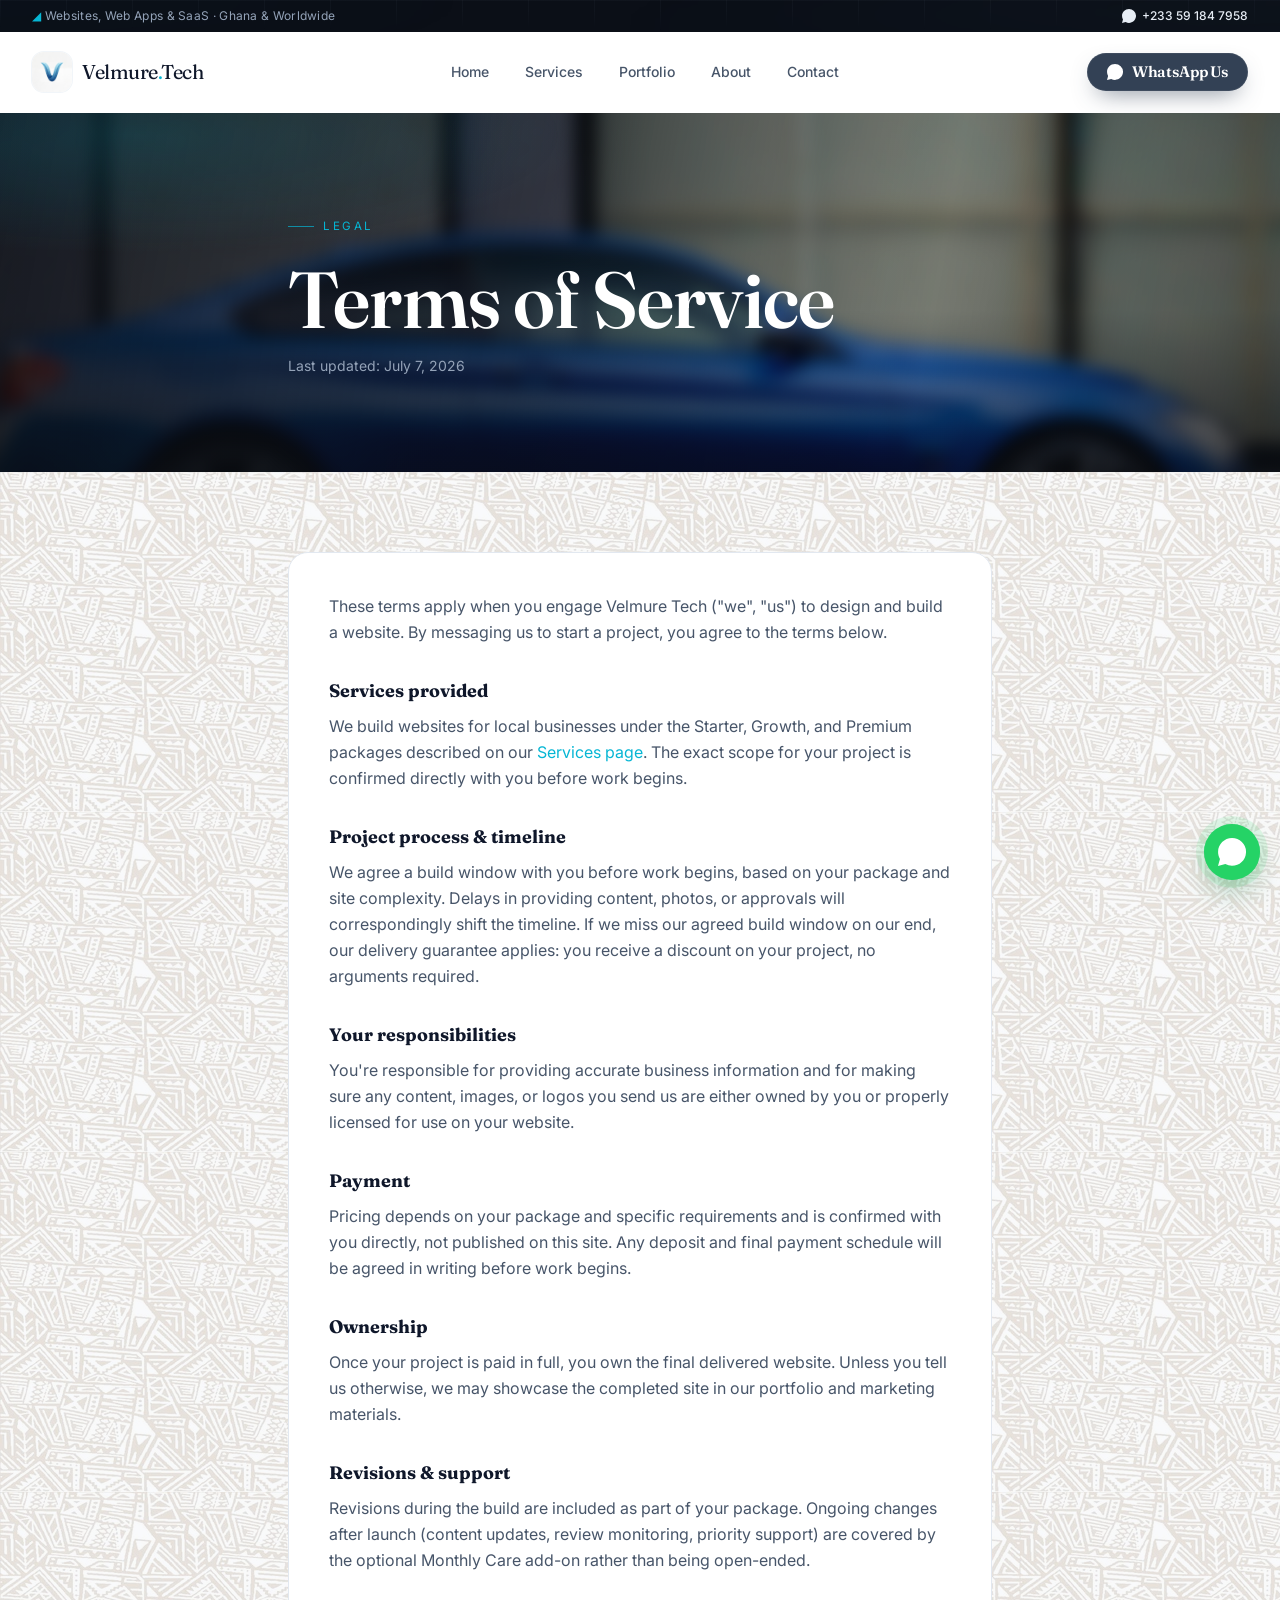
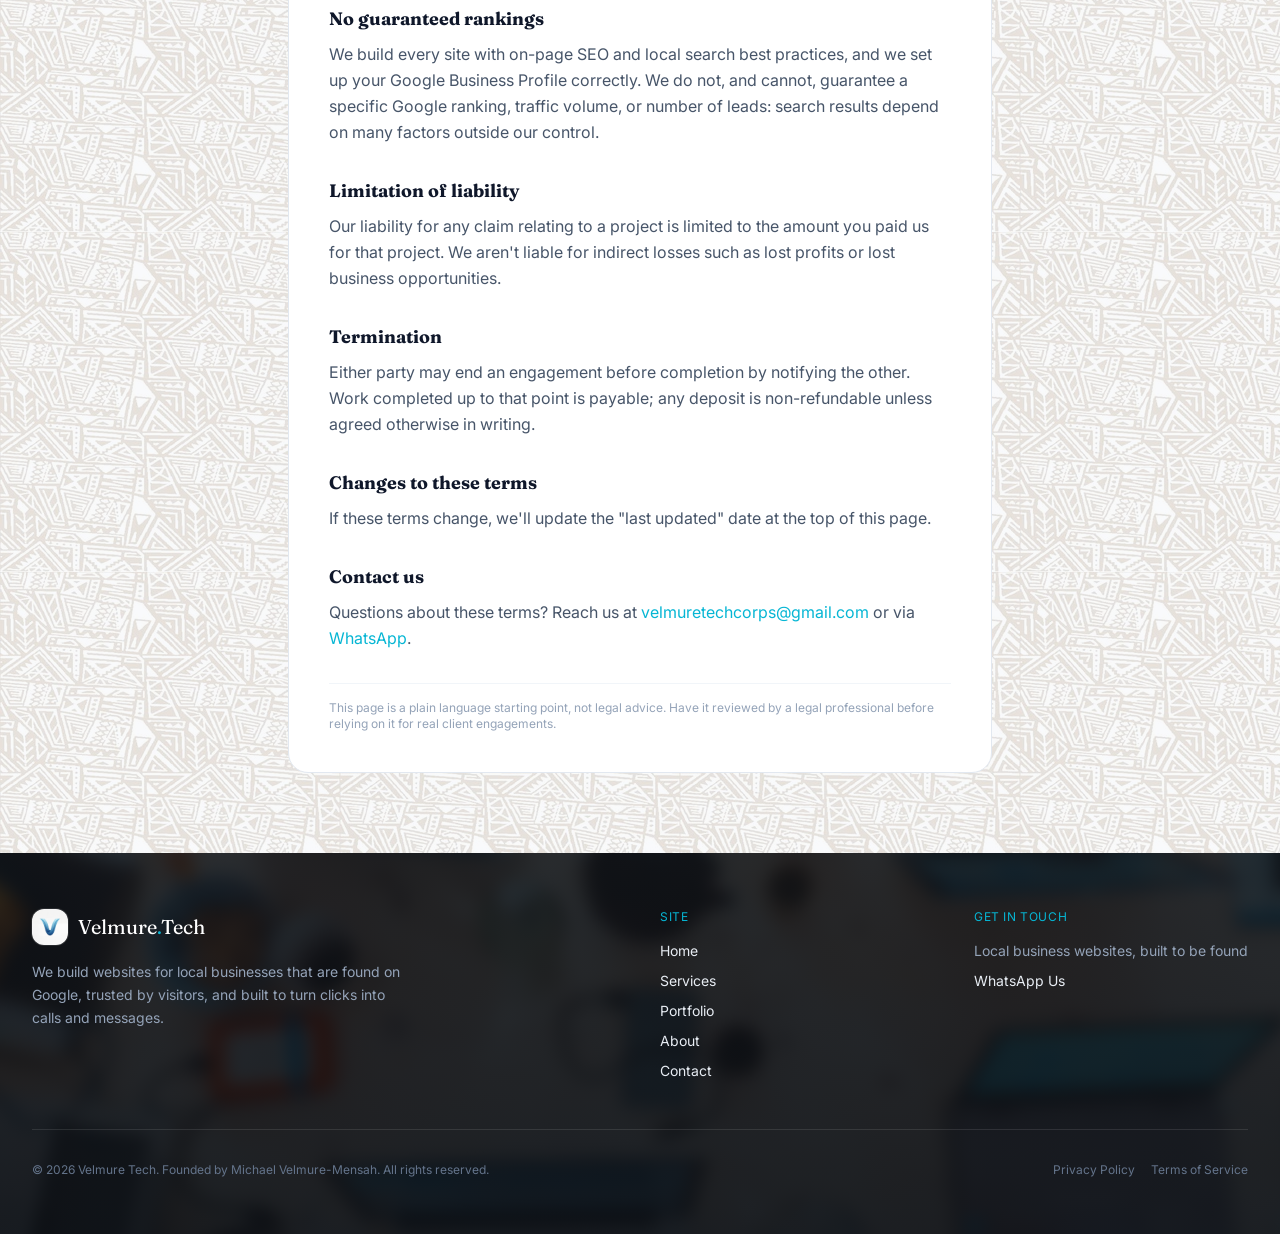
<file: terms.html>
<!DOCTYPE html>
<html lang="en">
<head>
<meta charset="UTF-8" />
<meta name="viewport" content="width=device-width, initial-scale=1.0" />
<title>Terms of Service | Velmure Tech</title>
<meta name="description" content="The terms that apply when you engage Velmure Tech to build your website." />
<meta name="robots" content="index, follow" />
<meta name="author" content="Velmure Tech" />
<link rel="canonical" href="https://velmuretech.example/terms.html" />

<!-- Open Graph / Facebook / WhatsApp link preview -->
<meta property="og:type" content="website" />
<meta property="og:site_name" content="Velmure Tech" />
<meta property="og:title" content="Terms of Service | Velmure Tech" />
<meta property="og:description" content="The terms that apply when you engage Velmure Tech to build your website." />
<meta property="og:url" content="https://velmuretech.example/terms.html" />
<meta property="og:image" content="https://velmuretech.example/images/photo/car-showroom.jpg" />
<meta property="og:image:width" content="1920" />
<meta property="og:image:height" content="1280" />
<meta property="og:locale" content="en_GB" />

<!-- Twitter Card -->
<meta name="twitter:card" content="summary_large_image" />
<meta name="twitter:title" content="Terms of Service | Velmure Tech" />
<meta name="twitter:description" content="The terms that apply when you engage Velmure Tech to build your website." />
<meta name="twitter:image" content="https://velmuretech.example/images/photo/car-showroom.jpg" />

<link rel="icon" type="image/png" href="images/logo-icon.png" />
<link rel="apple-touch-icon" href="images/logo-icon.png" />
<link rel="preconnect" href="https://fonts.googleapis.com" />
<link rel="preconnect" href="https://fonts.gstatic.com" crossorigin />
<meta name="theme-color" content="#0b1220" />
<link href="https://fonts.googleapis.com/css2?family=Fraunces:ital,opsz,wght@0,9..144,400..600;1,9..144,400..500&family=Inter:wght@400;500;600;700&display=swap" rel="stylesheet" />

<link rel="stylesheet" href="css/tailwind.css" />
<link rel="stylesheet" href="css/style.css" />
<!-- BEGIN LOCALBUSINESS SCHEMA (auto-generated by scripts/generate_schema.py; edit seo/business.json instead) -->
<script type="application/ld+json">
{
  "@context": "https://schema.org",
  "@type": "ProfessionalService",
  "name": "Velmure Tech",
  "slogan": "Bringing the Future to the Present",
  "description": "Velmure Tech is a website design and development agency building premium, conversion focused websites, web applications, and ecommerce platforms for businesses in Ghana and worldwide, with SaaS development for startups and founders.",
  "telephone": "+233591847958",
  "email": "velmuretechcorps@gmail.com",
  "alternateName": "Velmure.Tech",
  "founder": {
    "@type": "Person",
    "name": "Michael Velmure-Mensah"
  },
  "address": {
    "@type": "PostalAddress",
    "addressLocality": "Accra",
    "addressRegion": "Greater Accra Region",
    "addressCountry": "GH"
  },
  "areaServed": [
    "Accra, Ghana",
    "Ghana",
    "Worldwide"
  ],
  "knowsAbout": [
    "Website Design",
    "Website Development",
    "Web Application Development",
    "SaaS Development",
    "Ecommerce Website Development",
    "Landing Page Design",
    "Local SEO",
    "Mobile First Web Design",
    "Conversion Rate Optimization"
  ]
}
</script>
<!-- END LOCALBUSINESS SCHEMA -->
<!-- BREADCRUMB SCHEMA -->
<script type="application/ld+json">
{
  "@context": "https://schema.org",
  "@type": "BreadcrumbList",
  "itemListElement": [
    { "@type": "ListItem", "position": 1, "name": "Home", "item": "https://velmuretech.example/" },
    { "@type": "ListItem", "position": 2, "name": "Terms of Service", "item": "https://velmuretech.example/terms.html" }
  ]
}
</script>
</head>
<body data-page="terms" class="bg-surface text-ink font-sans antialiased">

<a href="#main" class="sr-only focus:not-sr-only focus:fixed focus:z-[60] focus:top-3 focus:left-3 focus:bg-white focus:text-ink focus:px-4 focus:py-2 focus:rounded-md focus:shadow-lg">Skip to content</a>

<div class="surface-void text-slate-300 text-xs">
  <div class="max-w-7xl mx-auto px-4 sm:px-6 lg:px-8 py-2 flex items-center justify-end sm:justify-between gap-4">
    <p class="hidden sm:block font-mono tracking-wide text-slate-400"><span class="text-secondary">◢</span> Websites, Web Apps &amp; SaaS · Ghana &amp; Worldwide</p>
    <a href="https://wa.me/233591847958" target="_blank" rel="noopener" class="inline-flex items-center gap-1.5 font-medium hover:text-secondary transition-colors">
      <svg viewBox="0 0 24 24" class="h-3.5 w-3.5 fill-current" aria-hidden="true"><path d="M12.04 0C5.407 0 .06 5.335.06 11.938c0 2.104.552 4.157 1.601 5.966L0 24l6.284-1.645a11.94 11.94 0 0 0 5.75 1.464h.005c6.633 0 11.98-5.335 11.98-11.939A11.868 11.868 0 0 0 20.463 3.51 11.868 11.868 0 0 0 12.045 0zm5.432 14.382c-.297-.149-1.758-.867-2.03-.967-.273-.099-.471-.148-.67.15-.197.297-.767.966-.94 1.164-.173.199-.347.223-.644.075-.297-.15-1.255-.463-2.39-1.475-.883-.788-1.48-1.761-1.653-2.059-.173-.297-.018-.458.13-.606.134-.133.298-.347.446-.52.149-.174.198-.298.298-.497.099-.198.05-.371-.025-.52-.075-.149-.669-1.612-.916-2.207-.242-.579-.487-.5-.669-.51-.173-.008-.371-.01-.57-.01-.198 0-.52.074-.792.372-.272.297-1.04 1.016-1.04 2.479 0 1.462 1.065 2.875 1.213 3.074.149.198 2.096 3.2 5.077 4.487.709.306 1.262.489 1.694.625.712.227 1.36.195 1.871.118.571-.085 1.758-.719 2.006-1.413.248-.694.248-1.289.173-1.413-.074-.124-.272-.198-.57-.347z"/></svg>
      +233 59 184 7958
    </a>
  </div>
</div>


<!-- ===================== HEADER ===================== -->
<header id="site-header" class="sticky top-0 z-40 bg-white/95 border-b border-transparent">
  <div class="max-w-7xl mx-auto px-4 sm:px-6 lg:px-8">
    <div class="flex items-center justify-between h-16 sm:h-20">
      <a href="index.html" class="flex items-center gap-2.5 shrink-0" aria-label="Velmure Tech home">
        <img src="images/logo-icon.png" alt="Velmure Tech logo" width="40" height="40" class="h-9 w-9 sm:h-10 sm:w-10 rounded-xl ring-1 ring-slate-100 object-cover" />
        <span class="font-display text-xl tracking-tight text-ink">Velmure<span class="text-secondary">.</span>Tech</span>
      </a>

      <nav class="hidden md:flex items-center gap-9" aria-label="Primary">
        <a data-page="home" href="index.html" class="nav-link text-sm font-medium text-slate-600 hover:text-primary-dark transition-colors">Home</a>
        <a data-page="services" href="services.html" class="nav-link text-sm font-medium text-slate-600 hover:text-primary-dark transition-colors">Services</a>
        <a data-page="portfolio" href="portfolio.html" class="nav-link text-sm font-medium text-slate-600 hover:text-primary-dark transition-colors">Portfolio</a>
        <a data-page="about" href="about.html" class="nav-link text-sm font-medium text-slate-600 hover:text-primary-dark transition-colors">About</a>
        <a data-page="contact" href="contact.html" class="nav-link text-sm font-medium text-slate-600 hover:text-primary-dark transition-colors">Contact</a>
      </nav>

      <div class="hidden md:block">
        <a href="https://wa.me/233591847958?text=Hi%20Velmure%20Tech%2C%20I%27d%20like%20to%20talk%20about%20a%20new%20website." target="_blank" rel="noopener" class="btn btn-accent !py-2.5 !px-5 text-sm">
          <svg viewBox="0 0 24 24" class="h-4 w-4 fill-current" aria-hidden="true"><path d="M12.04 0C5.407 0 .06 5.335.06 11.938c0 2.104.552 4.157 1.601 5.966L0 24l6.284-1.645a11.94 11.94 0 0 0 5.75 1.464h.005c6.633 0 11.98-5.335 11.98-11.939A11.868 11.868 0 0 0 20.463 3.51 11.868 11.868 0 0 0 12.045 0zm5.432 14.382c-.297-.149-1.758-.867-2.03-.967-.273-.099-.471-.148-.67.15-.197.297-.767.966-.94 1.164-.173.199-.347.223-.644.075-.297-.15-1.255-.463-2.39-1.475-.883-.788-1.48-1.761-1.653-2.059-.173-.297-.018-.458.13-.606.134-.133.298-.347.446-.52.149-.174.198-.298.298-.497.099-.198.05-.371-.025-.52-.075-.149-.669-1.612-.916-2.207-.242-.579-.487-.5-.669-.51-.173-.008-.371-.01-.57-.01-.198 0-.52.074-.792.372-.272.297-1.04 1.016-1.04 2.479 0 1.462 1.065 2.875 1.213 3.074.149.198 2.096 3.2 5.077 4.487.709.306 1.262.489 1.694.625.712.227 1.36.195 1.871.118.571-.085 1.758-.719 2.006-1.413.248-.694.248-1.289.173-1.413-.074-.124-.272-.198-.57-.347z"/></svg>
          WhatsApp Us
        </a>
      </div>

      <button id="nav-toggle" aria-expanded="false" aria-controls="mobile-menu" aria-label="Toggle menu" class="md:hidden inline-flex items-center justify-center rounded-md p-2.5 text-slate-700 hover:bg-slate-100">
        <svg id="icon-menu" class="h-6 w-6" fill="none" viewBox="0 0 24 24" stroke="currentColor" aria-hidden="true"><path stroke-linecap="round" stroke-linejoin="round" stroke-width="2" d="M4 6h16M4 12h16M4 18h16" /></svg>
        <svg id="icon-close" class="h-6 w-6 hidden" fill="none" viewBox="0 0 24 24" stroke="currentColor" aria-hidden="true"><path stroke-linecap="round" stroke-linejoin="round" stroke-width="2" d="M6 18L18 6M6 6l12 12" /></svg>
      </button>
    </div>
  </div>

  <div id="mobile-menu" class="hidden md:hidden border-t border-slate-200 bg-white">
    <div class="px-4 py-4 space-y-1">
      <a data-page="home" href="index.html" class="nav-link block rounded-md px-3 py-2.5 text-base font-medium text-slate-700 hover:bg-slate-50">Home</a>
      <a data-page="services" href="services.html" class="nav-link block rounded-md px-3 py-2.5 text-base font-medium text-slate-700 hover:bg-slate-50">Services</a>
      <a data-page="portfolio" href="portfolio.html" class="nav-link block rounded-md px-3 py-2.5 text-base font-medium text-slate-700 hover:bg-slate-50">Portfolio</a>
      <a data-page="about" href="about.html" class="nav-link block rounded-md px-3 py-2.5 text-base font-medium text-slate-700 hover:bg-slate-50">About</a>
      <a data-page="contact" href="contact.html" class="nav-link block rounded-md px-3 py-2.5 text-base font-medium text-slate-700 hover:bg-slate-50">Contact</a>
      <a href="https://wa.me/233591847958" target="_blank" rel="noopener" class="btn btn-accent w-full mt-2">WhatsApp Us</a>
    </div>
  </div>
</header>

<main id="main">

  <!-- ===================== PAGE INTRO ===================== -->
  <section class="photo-dark photo-dark--glow py-16 sm:py-24">
    <div class="photo-dark__img" aria-hidden="true"><img src="images/photo/street-bmw.jpg" alt="" loading="eager" fetchpriority="high" /></div>
    <div class="max-w-3xl mx-auto px-4 sm:px-6 lg:px-8 fade-in-load">
      <p class="kicker">Legal</p>
      <h1 class="mt-6 display t-hero text-white">Terms of Service</h1>
      <p class="mt-4 text-sm text-slate-400">Last updated: July 7, 2026</p>
    </div>
  </section>

  <!-- ===================== TERMS CONTENT ===================== -->
  <section class="py-16 sm:py-20 bg-pattern">
    <div class="max-w-3xl mx-auto px-4 sm:px-6 lg:px-8">
      <div class="card p-8 sm:p-10 reveal">
        <div class="space-y-8 text-slate-600 leading-relaxed">

          <p>These terms apply when you engage Velmure Tech ("we", "us") to design and build a website. By messaging us to start a project, you agree to the terms below.</p>

          <div>
            <h2 class="text-lg font-display font-bold text-ink">Services provided</h2>
            <p class="mt-2">We build websites for local businesses under the Starter, Growth, and Premium packages described on our <a href="services.html" class="text-secondary hover:underline">Services page</a>. The exact scope for your project is confirmed directly with you before work begins.</p>
          </div>

          <div>
            <h2 class="text-lg font-display font-bold text-ink">Project process &amp; timeline</h2>
            <p class="mt-2">We agree a build window with you before work begins, based on your package and site complexity. Delays in providing content, photos, or approvals will correspondingly shift the timeline. If we miss our agreed build window on our end, our delivery guarantee applies: you receive a discount on your project, no arguments required.</p>
          </div>

          <div>
            <h2 class="text-lg font-display font-bold text-ink">Your responsibilities</h2>
            <p class="mt-2">You're responsible for providing accurate business information and for making sure any content, images, or logos you send us are either owned by you or properly licensed for use on your website.</p>
          </div>

          <div>
            <h2 class="text-lg font-display font-bold text-ink">Payment</h2>
            <p class="mt-2">Pricing depends on your package and specific requirements and is confirmed with you directly, not published on this site. Any deposit and final payment schedule will be agreed in writing before work begins.</p>
          </div>

          <div>
            <h2 class="text-lg font-display font-bold text-ink">Ownership</h2>
            <p class="mt-2">Once your project is paid in full, you own the final delivered website. Unless you tell us otherwise, we may showcase the completed site in our portfolio and marketing materials.</p>
          </div>

          <div>
            <h2 class="text-lg font-display font-bold text-ink">Revisions &amp; support</h2>
            <p class="mt-2">Revisions during the build are included as part of your package. Ongoing changes after launch (content updates, review monitoring, priority support) are covered by the optional Monthly Care add-on rather than being open-ended.</p>
          </div>

          <div>
            <h2 class="text-lg font-display font-bold text-ink">No guaranteed rankings</h2>
            <p class="mt-2">We build every site with on-page SEO and local search best practices, and we set up your Google Business Profile correctly. We do not, and cannot, guarantee a specific Google ranking, traffic volume, or number of leads: search results depend on many factors outside our control.</p>
          </div>

          <div>
            <h2 class="text-lg font-display font-bold text-ink">Limitation of liability</h2>
            <p class="mt-2">Our liability for any claim relating to a project is limited to the amount you paid us for that project. We aren't liable for indirect losses such as lost profits or lost business opportunities.</p>
          </div>

          <div>
            <h2 class="text-lg font-display font-bold text-ink">Termination</h2>
            <p class="mt-2">Either party may end an engagement before completion by notifying the other. Work completed up to that point is payable; any deposit is non-refundable unless agreed otherwise in writing.</p>
          </div>

          <div>
            <h2 class="text-lg font-display font-bold text-ink">Changes to these terms</h2>
            <p class="mt-2">If these terms change, we'll update the "last updated" date at the top of this page.</p>
          </div>

          <div>
            <h2 class="text-lg font-display font-bold text-ink">Contact us</h2>
            <p class="mt-2">Questions about these terms? Reach us at <a href="mailto:velmuretechcorps@gmail.com" class="text-secondary hover:underline">velmuretechcorps@gmail.com</a> or via <a href="https://wa.me/233591847958" target="_blank" rel="noopener" class="text-secondary hover:underline">WhatsApp</a>.</p>
          </div>

          <p class="text-xs text-slate-400 pt-4 border-t border-slate-100">This page is a plain language starting point, not legal advice. Have it reviewed by a legal professional before relying on it for real client engagements.</p>

        </div>
      </div>
    </div>
  </section>

</main>

<!-- ===================== FOOTER ===================== -->
<footer class="photo-dark photo-dark--deep text-slate-300">
  <div class="photo-dark__img" aria-hidden="true"><img src="images/photo/workspace-overhead.jpg" alt="" loading="lazy" /></div>
  <div class="max-w-7xl mx-auto px-4 sm:px-6 lg:px-8 py-14">
    <div class="grid md:grid-cols-4 gap-10">
      <div class="md:col-span-2">
        <a href="index.html" class="flex items-center gap-2.5" aria-label="Velmure Tech home">
          <img src="images/logo-icon.png" alt="Velmure Tech logo" width="36" height="36" loading="lazy" class="h-9 w-9 rounded-xl ring-1 ring-white/10 object-cover" />
          <span class="font-display text-xl text-white">Velmure<span class="text-secondary">.</span>Tech</span>
        </a>
        <p class="mt-4 text-sm text-slate-400 leading-relaxed max-w-sm">We build websites for local businesses that are found on Google, trusted by visitors, and built to turn clicks into calls and messages.</p>
      </div>
      <div>
        <p class="font-mono text-xs tracking-wider text-secondary">SITE</p>
        <ul class="mt-4 space-y-2.5 text-sm">
          <li><a href="index.html" class="hover:text-secondary transition-colors">Home</a></li>
          <li><a href="services.html" class="hover:text-secondary transition-colors">Services</a></li>
          <li><a href="portfolio.html" class="hover:text-secondary transition-colors">Portfolio</a></li>
          <li><a href="about.html" class="hover:text-secondary transition-colors">About</a></li>
          <li><a href="contact.html" class="hover:text-secondary transition-colors">Contact</a></li>
        </ul>
      </div>
      <div>
        <p class="font-mono text-xs tracking-wider text-secondary">GET IN TOUCH</p>
        <ul class="mt-4 space-y-2.5 text-sm">
          <li class="text-slate-400">Local business websites, built to be found</li>
          <li><a href="https://wa.me/233591847958?text=Hii%20Mike!%20I%20wanna%20get%20inquiries%20about%20a%20website." target="_blank" rel="noopener" class="inline-flex items-center gap-1.5 hover:text-secondary transition-colors">WhatsApp Us</a></li>
        </ul>
      </div>
    </div>
    <div class="mt-12 pt-8 border-t border-white/10 flex flex-col sm:flex-row items-center justify-between gap-3 text-xs text-slate-500">
      <p>&copy; <span data-year></span> Velmure Tech. Founded by Michael Velmure-Mensah. All rights reserved.</p>
      <p class="flex gap-4"><a href="privacy.html" class="hover:text-secondary transition-colors">Privacy Policy</a><a href="terms.html" class="hover:text-secondary transition-colors">Terms of Service</a></p>
    </div>
  </div>
</footer>

<!-- ===================== WHATSAPP FLOATING BUTTON ===================== -->
<a href="https://wa.me/233591847958?text=Hi%20Velmure%20Tech%2C%20I%27d%20like%20to%20talk%20about%20a%20new%20website." target="_blank" rel="noopener" class="wa-float" aria-label="Chat with Velmure Tech on WhatsApp">
  <span class="wa-pulse" aria-hidden="true"></span>
  <span class="relative flex h-14 w-14 items-center justify-center rounded-full bg-[#25D366] text-white wa-glow hover:scale-105 transition-transform">
    <svg viewBox="0 0 24 24" class="h-7 w-7 fill-current" aria-hidden="true"><path d="M12.04 0C5.407 0 .06 5.335.06 11.938c0 2.104.552 4.157 1.601 5.966L0 24l6.284-1.645a11.94 11.94 0 0 0 5.75 1.464h.005c6.633 0 11.98-5.335 11.98-11.939A11.868 11.868 0 0 0 20.463 3.51 11.868 11.868 0 0 0 12.045 0zm5.432 14.382c-.297-.149-1.758-.867-2.03-.967-.273-.099-.471-.148-.67.15-.197.297-.767.966-.94 1.164-.173.199-.347.223-.644.075-.297-.15-1.255-.463-2.39-1.475-.883-.788-1.48-1.761-1.653-2.059-.173-.297-.018-.458.13-.606.134-.133.298-.347.446-.52.149-.174.198-.298.298-.497.099-.198.05-.371-.025-.52-.075-.149-.669-1.612-.916-2.207-.242-.579-.487-.5-.669-.51-.173-.008-.371-.01-.57-.01-.198 0-.52.074-.792.372-.272.297-1.04 1.016-1.04 2.479 0 1.462 1.065 2.875 1.213 3.074.149.198 2.096 3.2 5.077 4.487.709.306 1.262.489 1.694.625.712.227 1.36.195 1.871.118.571-.085 1.758-.719 2.006-1.413.248-.694.248-1.289.173-1.413-.074-.124-.272-.198-.57-.347z"/></svg>
  </span>
</a>

<script src="js/main.js" defer></script>
</body>
</html>
</file>
<file: css/style.css>
/* ==========================================================================
   Velmure Tech — design system  ("Found.")
   --------------------------------------------------------------------------
   A bespoke, motion-forward layer that sits on top of Tailwind utilities.
   Three type roles (display / body / mono), a strict slate+cyan brand, and
   an "engineered dark" treatment used as the site's signature.

   Brand palette lives in :root — a rebrand is still a one-file edit. Legacy
   class names (.btn, .btn-accent, .card, .glass, .bg-mesh…) are preserved and
   restyled so older pages keep working.
   ========================================================================== */
:root {
  --color-primary: #475569;      /* slate blue */
  --color-primary-dark: #334155; /* deeper slate, nav/headers */
  --color-secondary: #06b6d4;    /* cyan, links/highlights/hover */
  --color-accent: #475569;       /* slate blue, primary CTAs (alias of primary) */
  --color-bg: #f8fafc;           /* near-white background */
  --color-ink: #0f172a;          /* dark text / footer */
  --color-void: #0b0f17;         /* neutral cinematic dark (blue dialled back) */

  --font-display: "Fraunces", Georgia, "Times New Roman", serif;
  --font-body: "Inter", ui-sans-serif, system-ui, -apple-system, sans-serif;
  /* Labels/eyebrows use tracked Inter (kept the var name for older markup) */
  --font-mono: "Inter", ui-sans-serif, system-ui, sans-serif;

  /* Fluid type scale — display sizes breathe between mobile and desktop */
  --step-hero: clamp(2.75rem, 6.2vw, 5rem);
  --step-h2: clamp(2rem, 4vw, 3.15rem);
  --step-h3: clamp(1.3rem, 2vw, 1.65rem);

  --ease-out: cubic-bezier(0.22, 1, 0.36, 1);
  --ease-inout: cubic-bezier(0.65, 0, 0.35, 1);
}

/* ---- Opacity-modifier utilities for CSS-variable brand colors ------------
   tailwind.config.js exposes primary/secondary/accent/ink as raw var(--x),
   which Tailwind can't attach an opacity modifier to. These restore the
   handful of `bg-x/NN`, `from-x/NN`, `border-x/NN` classes used in markup.
   -------------------------------------------------------------------------- */
.bg-accent\/10 { background-color: rgb(71 85 105 / 0.1); }
.bg-accent\/25 { background-color: rgb(71 85 105 / 0.25); }
.bg-accent\/30 { background-color: rgb(71 85 105 / 0.3); }
.bg-primary\/25 { background-color: rgb(71 85 105 / 0.25); }
.bg-primary-dark\/5 { background-color: rgb(51 65 85 / 0.05); }
.bg-secondary\/10 { background-color: rgb(6 182 212 / 0.1); }
.bg-secondary\/15 { background-color: rgb(6 182 212 / 0.15); }
.bg-secondary\/20 { background-color: rgb(6 182 212 / 0.2); }
.bg-secondary\/25 { background-color: rgb(6 182 212 / 0.25); }
.bg-secondary\/30 { background-color: rgb(6 182 212 / 0.3); }
.bg-secondary\/5 { background-color: rgb(6 182 212 / 0.05); }
.border-accent\/20 { border-color: rgb(71 85 105 / 0.2); }
.border-secondary\/40 { border-color: rgb(6 182 212 / 0.4); }
.shadow-primary-dark\/20 { --tw-shadow-color: rgb(51 65 85 / 0.2); --tw-shadow: var(--tw-shadow-colored); }
.bg-ink\/0 { background-color: rgb(15 23 42 / 0); }
.group:hover .group-hover\:bg-ink\/30 { background-color: rgb(15 23 42 / 0.3); }
.from-accent\/20 { --tw-gradient-from: rgb(71 85 105 / 0.2) var(--tw-gradient-from-position); --tw-gradient-to: rgb(71 85 105 / 0) var(--tw-gradient-to-position); --tw-gradient-stops: var(--tw-gradient-from), var(--tw-gradient-to); }
.from-ink\/60 { --tw-gradient-from: rgb(15 23 42 / 0.6) var(--tw-gradient-from-position); --tw-gradient-to: rgb(15 23 42 / 0) var(--tw-gradient-to-position); --tw-gradient-stops: var(--tw-gradient-from), var(--tw-gradient-to); }
.from-ink\/80 { --tw-gradient-from: rgb(15 23 42 / 0.8) var(--tw-gradient-from-position); --tw-gradient-to: rgb(15 23 42 / 0) var(--tw-gradient-to-position); --tw-gradient-stops: var(--tw-gradient-from), var(--tw-gradient-to); }
.from-ink\/85 { --tw-gradient-from: rgb(15 23 42 / 0.85) var(--tw-gradient-from-position); --tw-gradient-to: rgb(15 23 42 / 0) var(--tw-gradient-to-position); --tw-gradient-stops: var(--tw-gradient-from), var(--tw-gradient-to); }
.from-ink\/95 { --tw-gradient-from: rgb(15 23 42 / 0.95) var(--tw-gradient-from-position); --tw-gradient-to: rgb(15 23 42 / 0) var(--tw-gradient-to-position); --tw-gradient-stops: var(--tw-gradient-from), var(--tw-gradient-to); }
.from-primary-dark\/50 { --tw-gradient-from: rgb(51 65 85 / 0.5) var(--tw-gradient-from-position); --tw-gradient-to: rgb(51 65 85 / 0) var(--tw-gradient-to-position); --tw-gradient-stops: var(--tw-gradient-from), var(--tw-gradient-to); }
.from-secondary\/40 { --tw-gradient-from: rgb(6 182 212 / 0.4) var(--tw-gradient-from-position); --tw-gradient-to: rgb(6 182 212 / 0) var(--tw-gradient-to-position); --tw-gradient-stops: var(--tw-gradient-from), var(--tw-gradient-to); }
.via-accent\/25 { --tw-gradient-to: rgb(71 85 105 / 0) var(--tw-gradient-to-position); --tw-gradient-stops: var(--tw-gradient-from), rgb(71 85 105 / 0.25) var(--tw-gradient-via-position), var(--tw-gradient-to); }
.via-ink\/80 { --tw-gradient-to: rgb(15 23 42 / 0) var(--tw-gradient-to-position); --tw-gradient-stops: var(--tw-gradient-from), rgb(15 23 42 / 0.8) var(--tw-gradient-via-position), var(--tw-gradient-to); }
.via-primary-dark\/35 { --tw-gradient-to: rgb(51 65 85 / 0) var(--tw-gradient-to-position); --tw-gradient-stops: var(--tw-gradient-from), rgb(51 65 85 / 0.35) var(--tw-gradient-via-position), var(--tw-gradient-to); }
.via-primary-dark\/70 { --tw-gradient-to: rgb(51 65 85 / 0) var(--tw-gradient-to-position); --tw-gradient-stops: var(--tw-gradient-from), rgb(51 65 85 / 0.7) var(--tw-gradient-via-position), var(--tw-gradient-to); }
.via-primary-dark\/75 { --tw-gradient-to: rgb(51 65 85 / 0) var(--tw-gradient-to-position); --tw-gradient-stops: var(--tw-gradient-from), rgb(51 65 85 / 0.75) var(--tw-gradient-via-position), var(--tw-gradient-to); }
.via-secondary\/15 { --tw-gradient-to: rgb(6 182 212 / 0) var(--tw-gradient-to-position); --tw-gradient-stops: var(--tw-gradient-from), rgb(6 182 212 / 0.15) var(--tw-gradient-via-position), var(--tw-gradient-to); }
.to-ink\/45 { --tw-gradient-to: rgb(15 23 42 / 0.45) var(--tw-gradient-to-position); }
.to-ink\/55 { --tw-gradient-to: rgb(15 23 42 / 0.55) var(--tw-gradient-to-position); }
.to-ink\/85 { --tw-gradient-to: rgb(15 23 42 / 0.85) var(--tw-gradient-to-position); }

/* ---- Base ---------------------------------------------------------------- */
html { scroll-behavior: smooth; overflow-x: hidden; }
body {
  font-family: var(--font-body);
  background-color: var(--color-bg);
  color: var(--color-ink);
  -webkit-font-smoothing: antialiased;
  overflow-x: hidden;
}
::selection { background: var(--color-secondary); color: #04202a; }

.font-display { font-family: var(--font-display); }
.font-mono { font-family: var(--font-mono); }

/* Bespoke focus ring in brand cyan */
a:focus-visible, button:focus-visible, input:focus-visible,
textarea:focus-visible, select:focus-visible, summary:focus-visible {
  outline: 2px solid var(--color-secondary);
  outline-offset: 3px;
  border-radius: 4px;
}

/* Styled scrollbar (WebKit) — small "finished" detail */
@media (min-width: 768px) {
  ::-webkit-scrollbar { width: 12px; height: 12px; }
  ::-webkit-scrollbar-track { background: #e9eef5; }
  ::-webkit-scrollbar-thumb { background: #b3c0d1; border: 3px solid #e9eef5; border-radius: 999px; }
  ::-webkit-scrollbar-thumb:hover { background: var(--color-primary); }
}

/* ---- Type helpers -------------------------------------------------------- */
.display {
  font-family: var(--font-display);
  font-weight: 600;
  letter-spacing: -0.01em;
  line-height: 1.04;
}
.t-hero { font-size: var(--step-hero); line-height: 1.02; }
.t-h2 { font-size: var(--step-h2); line-height: 1.06; }
.t-h3 { font-size: var(--step-h3); line-height: 1.2; letter-spacing: -0.01em; }
/* elegant italic accent for one word in a serif headline */
.serif-em { font-style: italic; font-weight: 500; }

/* Mono eyebrow / kicker with a leading tick */
.kicker {
  display: inline-flex;
  align-items: center;
  gap: 0.6rem;
  font-family: var(--font-mono);
  font-size: 0.72rem;
  letter-spacing: 0.22em;
  text-transform: uppercase;
  color: var(--color-secondary);
}
.kicker::before {
  content: "";
  width: 1.6rem;
  height: 1px;
  background: currentColor;
  opacity: 0.7;
}
.kicker--center { justify-content: center; }

/* Cyan underline that draws in on hover, for text links */
.ulink {
  position: relative;
  color: var(--color-primary-dark);
  font-weight: 600;
}
.ulink::after {
  content: "";
  position: absolute;
  left: 0; bottom: -2px;
  width: 100%; height: 1.5px;
  background: var(--color-secondary);
  transform: scaleX(0);
  transform-origin: right;
  transition: transform 0.4s var(--ease-out);
}
.ulink:hover { color: var(--color-secondary); }
.ulink:hover::after { transform: scaleX(1); transform-origin: left; }

/* ==========================================================================
   ENGINEERED-DARK surfaces + ambient motion (the signature look)
   ========================================================================== */
.surface-void {
  position: relative;
  isolation: isolate;
  background: var(--color-void);
  color: #e7edf5;
  overflow: hidden;
}
/* faint technical grid */
.surface-void::before {
  content: "";
  position: absolute;
  inset: 0;
  z-index: -2;
  background-image:
    linear-gradient(to right, rgba(148, 163, 184, 0.045) 1px, transparent 1px),
    linear-gradient(to bottom, rgba(148, 163, 184, 0.045) 1px, transparent 1px);
  background-size: 66px 66px;
  mask-image: radial-gradient(120% 95% at 50% 0%, #000 35%, transparent 100%);
}
/* soft, slow cinematic glow — calmer than a techy aurora */
.surface-void::after {
  content: "";
  position: absolute;
  inset: -20%;
  z-index: -1;
  background:
    radial-gradient(50% 55% at 14% 8%, rgba(6, 182, 212, 0.10), transparent 62%),
    radial-gradient(55% 60% at 86% 18%, rgba(51, 65, 85, 0.28), transparent 65%),
    radial-gradient(52% 55% at 72% 96%, rgba(6, 182, 212, 0.06), transparent 62%);
  filter: blur(32px);
  animation: aurora-drift 28s var(--ease-inout) infinite alternate;
}
@keyframes aurora-drift {
  0%   { transform: translate3d(-1.5%, -1%, 0) scale(1); }
  50%  { transform: translate3d(2%, 1.5%, 0) scale(1.06); }
  100% { transform: translate3d(-1%, 2%, 0) scale(1.03); }
}

/* Light mesh (kept name for legacy pages), refined */
.bg-mesh { position: relative; isolation: isolate; overflow: hidden; }
.bg-mesh::before {
  content: "";
  position: absolute;
  inset: -10%;
  z-index: -1;
  background:
    radial-gradient(40% 40% at 10% 12%, rgba(6, 182, 212, 0.08), transparent 70%),
    radial-gradient(45% 45% at 90% 8%, rgba(71, 85, 105, 0.05), transparent 70%),
    radial-gradient(55% 55% at 50% 108%, rgba(6, 182, 212, 0.05), transparent 70%);
  filter: blur(50px);
}
/* Tribal-line texture — replaces the flat/faint-grid look on open light
   sections. Uses ::after (not ::before) so it can be combined with
   .bg-mesh on the same element without colliding with .bg-mesh::before. */
.bg-pattern { position: relative; isolation: isolate; }
.bg-pattern::after {
  content: "";
  position: absolute;
  inset: 0;
  z-index: -1;
  background-image: url("../images/patterns/tribal-lines.jpg");
  background-repeat: repeat;
  background-size: 340px;
  opacity: 0.16;
  mix-blend-mode: multiply;
  pointer-events: none;
}

/* ==========================================================================
   BUTTONS
   ========================================================================== */
.btn {
  position: relative;
  display: inline-flex;
  align-items: center;
  justify-content: center;
  gap: 0.55rem;
  padding: 0.9rem 1.7rem;
  border-radius: 9999px;
  font-family: var(--font-display);
  font-weight: 600;
  font-size: 0.95rem;
  letter-spacing: -0.01em;
  line-height: 1.2;
  white-space: nowrap;
  overflow: hidden;
  transition: transform 0.25s var(--ease-out), box-shadow 0.25s var(--ease-out),
    background-color 0.2s ease, filter 0.2s ease, border-color 0.2s ease, color 0.2s ease;
}
.btn:hover { transform: translateY(-2px); }
.btn:active { transform: translateY(0); }

/* primary CTA — solid slate with a cyan glow + a sweeping sheen */
.btn-accent {
  background: var(--color-primary-dark);
  color: #fff;
  box-shadow: 0 10px 24px -10px rgba(51, 65, 85, 0.7), inset 0 0 0 1px rgba(255,255,255,0.06);
}
.btn-accent::after {
  content: "";
  position: absolute;
  top: 0; left: -120%;
  width: 60%; height: 100%;
  background: linear-gradient(100deg, transparent, rgba(255,255,255,0.35), transparent);
  transform: skewX(-18deg);
  transition: left 0.7s var(--ease-out);
}
.btn-accent:hover {
  box-shadow: 0 16px 34px -12px rgba(6, 182, 212, 0.6), 0 0 0 1px rgba(6,182,212,0.4);
}
.btn-accent:hover::after { left: 140%; }

.btn-primary { background: var(--color-primary-dark); color: #fff; }
.btn-primary:hover { background: var(--color-primary); }

.btn-outline {
  background: transparent;
  color: var(--color-primary-dark);
  border: 1.5px solid #cbd5e1;
}
.btn-outline:hover { border-color: var(--color-primary-dark); background: #fff; }

.btn-outline-light {
  background: transparent;
  color: #fff;
  border: 1.5px solid rgba(255, 255, 255, 0.35);
}
.btn-outline-light:hover { border-color: #fff; background: rgba(255, 255, 255, 0.08); }

/* whatsapp-tinted CTA for the true WhatsApp actions */
.btn-wa { background: #1f9d55; color: #fff; box-shadow: 0 10px 24px -10px rgba(31,157,85,0.7); }
.btn-wa:hover { background: #24b263; box-shadow: 0 16px 32px -12px rgba(31,157,85,0.6); }

/* arrow inside a button/link that nudges on hover */
.btn:hover .arrow, .group:hover .arrow { transform: translateX(4px); }
.arrow { transition: transform 0.3s var(--ease-out); }

/* ==========================================================================
   CARDS + spotlight
   ========================================================================== */
.card {
  background: #fff;
  border: 1px solid #e2e8f0;
  border-radius: 1.25rem;
  transition: transform 0.3s var(--ease-out), box-shadow 0.3s var(--ease-out), border-color 0.3s ease;
}
.card:hover {
  transform: translateY(-5px);
  box-shadow: 0 26px 50px -26px rgba(51, 65, 85, 0.4);
  border-color: #cbd5e1;
}

/* cursor-follow spotlight — JS sets --mx/--my as % */
.spotlight { position: relative; overflow: hidden; }.spotlight::before {
  content: "";
  position: absolute;
  inset: 0;
  background: radial-gradient(240px circle at var(--mx, 50%) var(--my, 0%), rgba(6, 182, 212, 0.14), transparent 60%);
  opacity: 0;
  transition: opacity 0.4s ease;
  pointer-events: none;
  z-index: 0;
}
.spotlight:hover::before { opacity: 1; }
.spotlight > * { position: relative; z-index: 1; }

.card-cover { aspect-ratio: 16 / 10; overflow: hidden; }
.card-cover img { width: 100%; height: 100%; object-fit: cover; transition: transform 0.7s var(--ease-out); }
.card:hover .card-cover img { transform: scale(1.06); }

/* card variant on the engineered-dark surface */
.card-on-dark {
  background: rgba(255, 255, 255, 0.035) !important;
  border-color: rgba(148, 163, 184, 0.16) !important;
  color: #e7edf5;
  backdrop-filter: blur(6px);
}
.card-on-dark:hover { border-color: rgba(6, 182, 212, 0.45) !important; box-shadow: 0 26px 50px -26px rgba(0,0,0,0.7); }

/* Legacy solid panels, kept + restyled */
.glass { background: var(--color-primary-dark); border: 1px solid rgba(255,255,255,0.1); box-shadow: 0 24px 55px -22px rgba(7,12,23,0.7); }
.glass-light { background: #fff; border: 1px solid #e2e8f0; box-shadow: 0 8px 32px -12px rgba(15,23,42,0.15); }

.tier-popular {
  position: relative;
  border: 1.5px solid transparent;
  background: linear-gradient(#fff, #fff) padding-box,
    linear-gradient(135deg, var(--color-primary-dark), var(--color-secondary)) border-box;
  box-shadow: 0 34px 70px -30px rgba(51, 65, 85, 0.5), 0 0 0 1px rgba(51,65,85,0.05);
}
.card.tier-popular:hover { border-color: transparent; }

/* FREE bonus badge used inside package value stacks */
.badge-free {
  display: inline-flex;
  align-items: center;
  gap: 0.25rem;
  padding: 0.125rem 0.5rem;
  border-radius: 9999px;
  background: rgba(6, 182, 212, 0.14);
  border: 1px solid rgba(6, 182, 212, 0.35);
  color: #0891b2;
  font-size: 0.625rem;
  font-weight: 700;
  letter-spacing: 0.08em;
  text-transform: uppercase;
  line-height: 1.3;
}

/* ==========================================================================
   MARQUEE — infinite ticker of live local searches
   ========================================================================== */
.marquee-band {
  position: relative;
  background: var(--color-void, #0b0f17);
  padding-block: 0.85rem;
}
.marquee { display: flex; overflow: hidden; -webkit-mask-image: linear-gradient(90deg, transparent, #000 8%, #000 92%, transparent); mask-image: linear-gradient(90deg, transparent, #000 8%, #000 92%, transparent); }
.marquee__track { display: flex; flex-shrink: 0; gap: 1rem; padding-right: 1rem; animation: marquee 42s linear infinite; }
.marquee:hover .marquee__track { animation-play-state: paused; }
@keyframes marquee { to { transform: translateX(-100%); } }
.marquee__item {
  display: inline-flex;
  align-items: center;
  gap: 0.5rem;
  white-space: nowrap;
  font-family: var(--font-mono);
  font-size: 0.85rem;
  font-weight: 600;
  color: #64748b;
}
.marquee__item svg { width: 0.9rem; height: 0.9rem; color: var(--color-secondary); }

/* ==========================================================================
   SEARCH-RANK CLIMB  (hero signature moment)
   ========================================================================== */
.rankpanel {
  --row-h: 3.5rem;
  position: relative;
  border-radius: 1.1rem;
  background: rgba(255, 255, 255, 0.02);
  border: 1px solid rgba(148, 163, 184, 0.16);
  box-shadow: 0 40px 80px -40px rgba(0,0,0,0.85);
  overflow: hidden;
}
.rankpanel__bar {
  display: flex; align-items: center; gap: 0.5rem;
  padding: 0.7rem 0.9rem;
  border-bottom: 1px solid rgba(148,163,184,0.14);
  background: rgba(255,255,255,0.03);
}
.rankpanel__query {
  flex: 1; min-width: 0;
  font-family: var(--font-mono);
  font-size: 0.78rem;
  color: #cbd5e1;
  white-space: nowrap; overflow: hidden; text-overflow: ellipsis;
}
.rankpanel__caret { display: inline-block; width: 2px; height: 0.85em; background: var(--color-secondary); margin-left: 1px; vertical-align: -1px; animation: caret 1s steps(1) infinite; }
@keyframes caret { 50% { opacity: 0; } }

.rankpanel__list {
  position: relative;
  height: calc(var(--row-h) * 6);
  padding: 0.35rem;
}
.rank-row {
  position: absolute;
  left: 0.35rem; right: 0.35rem;
  height: var(--row-h);
  display: flex; align-items: center; gap: 0.7rem;
  padding: 0 0.7rem;
  border-radius: 0.7rem;
  transform: translateY(calc(var(--slot, 0) * var(--row-h)));
  transition: transform 0.75s var(--ease-inout);
  will-change: transform;
}
.rank-row__pos { font-family: var(--font-mono); font-size: 0.8rem; color: #64748b; width: 1.4rem; text-align: center; flex-shrink: 0; }
.rank-row__body { min-width: 0; flex: 1; }
.rank-row__title { height: 0.55rem; border-radius: 999px; background: rgba(148,163,184,0.35); }
.rank-row__url { height: 0.4rem; border-radius: 999px; background: rgba(148,163,184,0.2); margin-top: 0.4rem; }
.rank-row__fav { width: 1.5rem; height: 1.5rem; border-radius: 0.4rem; background: rgba(148,163,184,0.2); flex-shrink: 0; }

/* the client's own result */
.rank-row--you {
  background: linear-gradient(90deg, rgba(6,182,212,0.14), rgba(6,182,212,0.04));
  border: 1px solid rgba(6,182,212,0.4);
  box-shadow: 0 8px 22px -10px rgba(6,182,212,0.5);
}
.rank-row--you .rank-row__pos { color: var(--color-secondary); font-weight: 700; }
.rank-row--you .rank-row__fav { background: var(--color-primary-dark); display: flex; align-items: center; justify-content: center; color: #fff; font-family: var(--font-display); font-weight: 700; font-size: 0.8rem; }
.rank-row--you .rank-row__title { background: #fff; width: 78%; height: 0.62rem; }
.rank-row--you .rank-row__url { background: rgba(6,182,212,0.55); width: 45%; }
.rank-row--you .rank-row__stars { font-size: 0.7rem; color: var(--color-secondary); font-family: var(--font-mono); margin-top: 0.28rem; }

/* map pin that drops in once you reach #1 */
.rank-pin {
  position: absolute; top: 0.6rem; right: 0.7rem;
  display: flex; align-items: center; gap: 0.35rem;
  padding: 0.25rem 0.55rem;
  border-radius: 999px;
  background: rgba(6,182,212,0.16);
  border: 1px solid rgba(6,182,212,0.4);
  color: #a5f3fc;
  font-family: var(--font-mono); font-size: 0.65rem; letter-spacing: 0.05em;
  opacity: 0; transform: translateY(-8px) scale(0.9);
  transition: opacity 0.4s ease, transform 0.5s var(--ease-out);
}
.rankpanel.is-top .rank-pin { opacity: 1; transform: translateY(0) scale(1); }

/* whatsapp ping bubble that appears after ranking #1 */
.rank-ping {
  position: absolute; right: -0.6rem; bottom: -0.6rem;
  display: inline-flex; align-items: center; gap: 0.4rem;
  padding: 0.5rem 0.8rem;
  border-radius: 0.9rem 0.9rem 0.2rem 0.9rem;
  background: #1f9d55; color: #fff;
  font-size: 0.78rem; font-weight: 600;
  box-shadow: 0 14px 30px -12px rgba(31,157,85,0.8);
  opacity: 0; transform: translateY(10px) scale(0.85);
  transition: opacity 0.4s ease 0.3s, transform 0.5s var(--ease-out) 0.3s;
}
.rankpanel.is-top .rank-ping { opacity: 1; transform: translateY(0) scale(1); }
.rank-ping svg { width: 1rem; height: 1rem; }

/* ==========================================================================
   STAT COUNTERS
   ========================================================================== */
.stat__num {
  font-family: var(--font-display);
  font-weight: 700;
  letter-spacing: -0.03em;
  line-height: 1;
  font-size: clamp(2.4rem, 5vw, 3.4rem);
}

/* ==========================================================================
   PROCESS TIMELINE
   ========================================================================== */
.step {
  position: relative;
  padding-top: 2.4rem;
}
.step__num {
  font-family: var(--font-mono);
  font-size: 0.8rem;
  color: var(--color-secondary);
  letter-spacing: 0.1em;
}
.step__dot {
  position: absolute; top: 0; left: 0;
  width: 0.85rem; height: 0.85rem; border-radius: 999px;
  background: var(--color-secondary);
  box-shadow: 0 0 0 5px rgba(6,182,212,0.15);
}
.step__line {
  position: absolute; top: 0.38rem; left: 0.85rem; right: -1.5rem; height: 1.5px;
  background: linear-gradient(90deg, rgba(6,182,212,0.5), rgba(148,163,184,0.15));
}
.step:last-child .step__line { display: none; }

/* ==========================================================================
   FORMS
   ========================================================================== */
.field {
  width: 100%;
  border-radius: 0.7rem;
  border: 1.5px solid #d3dbe6;
  background: #fff;
  padding: 0.7rem 0.9rem;
  font-size: 1rem;
  transition: border-color 0.2s ease, box-shadow 0.2s ease;
}
.field:focus { outline: none; border-color: var(--color-secondary); box-shadow: 0 0 0 3px rgba(6,182,212,0.15); }

/* ==========================================================================
   HEADER / NAV
   ========================================================================== */
#site-header { transition: background-color 0.3s ease, box-shadow 0.3s ease, backdrop-filter 0.3s ease, border-color 0.3s ease; }
#site-header.is-scrolled {
  background: rgba(255,255,255,0.82);
  backdrop-filter: saturate(150%) blur(12px);
  box-shadow: 0 6px 24px -14px rgba(15, 23, 42, 0.35);
  border-color: rgba(226,232,240,0.9);
}
.nav-link { position: relative; }
.nav-link::after {
  content: "";
  position: absolute; left: 0; bottom: -6px;
  width: 100%; height: 2px; border-radius: 2px;
  background: var(--color-secondary);
  transform: scaleX(0); transform-origin: right;
  transition: transform 0.35s var(--ease-out);
}
.nav-link:hover::after, .nav-link[aria-current="page"]::after { transform: scaleX(1); transform-origin: left; }

/* ==========================================================================
   SCROLL REVEAL — several variants, staggerable via --d
   ========================================================================== */
[data-reveal] {
  opacity: 0;
  transform: translateY(26px);
  transition: opacity 0.7s var(--ease-out), transform 0.8s var(--ease-out);
  transition-delay: var(--d, 0ms);
}
[data-reveal="left"]  { transform: translateX(-32px); }
[data-reveal="right"] { transform: translateX(32px); }
[data-reveal="scale"] { transform: scale(0.94); }
[data-reveal="clip"]  { clip-path: inset(0 0 100% 0); transform: none; opacity: 1; }
[data-reveal].is-visible { opacity: 1; transform: none; }
[data-reveal="clip"].is-visible { clip-path: inset(0 0 0 0); }

/* legacy reveal classes kept working */
.reveal { opacity: 0; transform: translateY(22px); transition: opacity 0.7s var(--ease-out), transform 0.8s var(--ease-out); }
.reveal.is-visible { opacity: 1; transform: none; }
.reveal-delay-1.is-visible { transition-delay: 0.08s; }
.reveal-delay-2.is-visible { transition-delay: 0.16s; }
.reveal-delay-3.is-visible { transition-delay: 0.24s; }
.reveal-delay-4.is-visible { transition-delay: 0.32s; }

.fade-in-load { animation: fadeInLoad 0.9s var(--ease-out) both; }
@keyframes fadeInLoad { from { opacity: 0; transform: translateY(14px); } to { opacity: 1; transform: none; } }

/* hero headline: words rise in sequence */
.rise-word { display: inline-block; overflow: hidden; vertical-align: top; }
.rise-word > span {
  display: inline-block;
  transform: translateY(105%);
  animation: rise 0.9s var(--ease-out) forwards;
  animation-delay: calc(var(--w, 0) * 90ms + 150ms);
}
@keyframes rise { to { transform: translateY(0); } }

/* ==========================================================================
   FAQ + misc
   ========================================================================== */
summary { list-style: none; }
summary::-webkit-details-marker { display: none; }
.bg-noise-dots { background-image: radial-gradient(circle, rgba(255, 255, 255, 0.14) 1px, transparent 1px); background-size: 22px 22px; }

/* ==========================================================================
   WHATSAPP FLOATING BUTTON
   ========================================================================== */
.wa-float { position: fixed; right: 1.25rem; bottom: 1.25rem; z-index: 50; }
.wa-pulse { position: absolute; inset: 0; border-radius: 9999px; background: #25d366; opacity: 0.55; animation: wa-pulse 2.2s ease-out infinite; }
.wa-float .wa-glow { box-shadow: 0 0 0 8px rgba(37, 211, 102, 0.12), 0 16px 34px -10px rgba(16, 120, 63, 0.55); }
@keyframes wa-pulse { 0% { transform: scale(1); opacity: 0.55; } 100% { transform: scale(1.9); opacity: 0; } }

/* ==========================================================================
   CINEMATIC HERO + editorial building blocks (ARCOVA-style, VTech palette)
   ========================================================================== */
.hero-shot { position: absolute; inset: 0; z-index: -1; overflow: hidden; }
.hero-shot img {
  width: 100%; height: 100%; object-fit: cover;
  transform: scale(1.02);
  animation: heroZoom 20s var(--ease-out) both;
}
@keyframes heroZoom { to { transform: scale(1.1); } }
/* legibility wash: heavy on the left where copy sits, lighter over the photo */
.hero-shot::after {
  content: "";
  position: absolute; inset: 0;
  background:
    linear-gradient(90deg, rgba(10,13,20,0.95) 0%, rgba(10,13,20,0.78) 34%, rgba(10,13,20,0.32) 66%, rgba(10,13,20,0.55) 100%),
    linear-gradient(0deg, rgba(10,13,20,0.9) 0%, rgba(10,13,20,0.15) 42%, transparent 70%);
}

/* Overlapping stat bar */
.statbar {
  background: rgba(10,13,20,0.9);
  backdrop-filter: saturate(140%) blur(10px);
  border: 1px solid rgba(148,163,184,0.16);
  border-radius: 1.4rem;
  box-shadow: 0 40px 90px -45px rgba(0,0,0,0.85);
}
.statbar__item + .statbar__item::before {
  content: "";
  position: absolute; left: 0; top: 50%; transform: translateY(-50%);
  height: 2.6rem; width: 1px; background: rgba(148,163,184,0.2);
}
@media (max-width: 639px) {
  .statbar__item:nth-child(odd)::before { display: none; }
}

/* Editorial image tiles (featured work + niche cards) */
.tile { position: relative; overflow: hidden; border-radius: 1.4rem; display: block; }
.tile img { width: 100%; height: 100%; object-fit: cover; transition: transform 0.8s var(--ease-out); }
.tile:hover img { transform: scale(1.05); }
.tile__grad { position: absolute; inset: 0; background: linear-gradient(0deg, rgba(10,13,20,0.92) 2%, rgba(10,13,20,0.35) 40%, transparent 72%); }
.tile__cap { position: absolute; inset-inline: 0; bottom: 0; padding: 1.6rem 1.6rem 1.7rem; }
.tile-arrow {
  position: absolute; top: 1rem; right: 1rem;
  height: 2.6rem; width: 2.6rem; border-radius: 999px;
  display: flex; align-items: center; justify-content: center;
  background: rgba(255,255,255,0.14); border: 1px solid rgba(255,255,255,0.28);
  color: #fff; backdrop-filter: blur(4px);
  transition: background 0.3s ease, transform 0.3s var(--ease-out), color 0.3s ease;
}
.tile:hover .tile-arrow { background: var(--color-secondary); border-color: var(--color-secondary); color: #04202a; transform: translate(3px,-3px); }

/* Numbered process badges */
.proc-num {
  display: flex; align-items: center; justify-content: center;
  height: 3rem; width: 3rem; border-radius: 999px;
  border: 1px solid rgba(6,182,212,0.5);
  color: var(--color-secondary);
  font-family: var(--font-display); font-weight: 600; font-size: 1.05rem;
  background: #fff;
}
.proc-num--dark { background: var(--color-void); }

/* Line-icon service card on dark */
.svc {
  border: 1px solid rgba(148,163,184,0.16);
  border-radius: 1.1rem;
  background: rgba(255,255,255,0.02);
  transition: border-color 0.3s ease, background 0.3s ease, transform 0.3s var(--ease-out);
}
.svc:hover { border-color: rgba(6,182,212,0.45); background: rgba(6,182,212,0.05); transform: translateY(-4px); }

/* ==========================================================================
   PHOTO-DARK — a real image behind text, softly blurred + dimmed for a
   premium feel (replaces flat dark colour-blocks). Give the section a real
   `<div class="photo-dark__img"><img src="…"></div>` as its first child
   (NOT a CSS custom-property url() — those resolve against the stylesheet
   that declares them, not the page, so they 404 under file:// and any
   non-root deploy; a real <img> always resolves against the document,
   exactly like every other image on the site).
   ========================================================================== */
.photo-dark {
  position: relative;
  isolation: isolate;
  overflow: hidden;
  color: #e8edf4;
  background-color: #0a0d13;
}
.photo-dark__img {
  position: absolute; inset: -34px; z-index: -2;
  overflow: hidden;
}
.photo-dark__img img {
  width: 100%; height: 100%;
  object-fit: cover;
  filter: blur(8px) saturate(110%);
  transform: scale(1.07);
}
.photo-dark::after {                  /* wash light enough to keep the photo visible */
  content: "";
  position: absolute; inset: 0; z-index: -1;
  background:
    linear-gradient(180deg, rgba(9,12,17,0.55) 0%, rgba(9,12,17,0.60) 50%, rgba(9,12,17,0.74) 100%),
    radial-gradient(120% 85% at 50% 0%, rgba(9,12,17,0.25), transparent 55%);
}
/* deeper wash for footers / dense text over the photo */
.photo-dark--deep::after {
  background: linear-gradient(180deg, rgba(9,12,17,0.84) 0%, rgba(9,12,17,0.90) 100%);
}
/* hero sections: darker on the left where copy sits, photo reveals to the right */
.photo-dark--glow::after {
  background:
    radial-gradient(65% 60% at 10% 6%, rgba(6,182,212,0.16), transparent 55%),
    linear-gradient(100deg, rgba(9,12,17,0.86) 0%, rgba(9,12,17,0.66) 42%, rgba(9,12,17,0.34) 72%, rgba(9,12,17,0.58) 100%),
    linear-gradient(0deg, rgba(9,12,17,0.55) 0%, transparent 45%);
}

/* ==========================================================================
   HOMEPAGE HERO — Signal
   Asymmetric split: editorial copy left, a "signal field" right (a scatter of
   dim location dots where one lights up cyan at a time) — the site's core
   promise, getting found rather than just built, as ambient motion. Scoped
   under vt- so it can't collide with the rest of the design system.
   ========================================================================== */
.vt-hero {
  position: relative;
  isolation: isolate;
  min-height: 100svh;
  display: flex;
  align-items: center;
  overflow: hidden;
  background: var(--color-void, #0b0f17);
  font-family: var(--font-body);
}
@media (min-width: 1024px) {
  .vt-hero { min-height: 92vh; }
}

.vt-hero__visual {
  position: absolute;
  inset: 0;
  opacity: 0.5;
}
@media (min-width: 1024px) {
  .vt-hero__visual { left: 42%; right: 0; opacity: 1; }
}
.vt-hero__canvas {
  position: absolute;
  inset: 0;
  width: 100%;
  height: 100%;
  display: block;
}
.vt-hero__coords {
  position: absolute;
  right: 1.5rem;
  bottom: 1.5rem;
  margin: 0;
  font-size: 0.66rem;
  letter-spacing: 0.14em;
  text-transform: uppercase;
  color: rgba(148, 163, 184, 0.55);
  display: none;
}
@media (min-width: 1024px) {
  .vt-hero__coords { display: block; }
}

.vt-hero__scrim {
  position: absolute;
  inset: 0;
  pointer-events: none;
  background: linear-gradient(180deg, rgba(11, 15, 23, 0.05) 0%, rgba(11, 15, 23, 0.94) 82%, #0b0f17 100%);
}
@media (min-width: 1024px) {
  .vt-hero__scrim {
    background: linear-gradient(90deg, #0b0f17 0%, #0b0f17 34%, rgba(11, 15, 23, 0.72) 52%, rgba(11, 15, 23, 0.1) 78%);
  }
}

.vt-hero__inner {
  position: relative;
  z-index: 1;
  width: 100%;
  padding: 6.5rem 1.5rem 4rem;
}
@media (min-width: 640px) {
  .vt-hero__inner { padding-inline: 2.5rem; }
}
@media (min-width: 1024px) {
  .vt-hero__inner {
    max-width: 90rem;
    margin: 0 auto;
    padding: 0 2rem 0 4rem;
  }
}

.vt-hero__content {
  max-width: 34rem;
}

.vt-hero__kicker {
  display: inline-flex;
  align-items: center;
  gap: 0.6rem;
  font-family: var(--font-body);
  font-size: 0.72rem;
  font-weight: 600;
  letter-spacing: 0.22em;
  text-transform: uppercase;
  color: #22d3ee;
  margin: 0 0 1.5rem;
}
.vt-hero__kicker::before {
  content: "";
  width: 1.5rem;
  height: 1px;
  background: currentColor;
  opacity: 0.6;
}
.vt-hero__title {
  font-family: var(--font-display);
  margin: 0 0 1.5rem;
}
.vt-hero__title-lede {
  display: block;
  font-weight: 400;
  font-size: clamp(1.2rem, 2.2vw, 1.55rem);
  line-height: 1.3;
  color: #94a3b8;
  letter-spacing: -0.01em;
  margin: 0 0 0.4rem;
}
.vt-hero__title-main {
  display: block;
  font-weight: 600;
  font-size: clamp(2.2rem, 4.6vw, 3.6rem);
  line-height: 1.1;
  letter-spacing: -0.01em;
  color: #f5f7f8;
}
.vt-hero__title-accent {
  font-style: italic;
  font-weight: 500;
  color: var(--color-secondary, #06b6d4);
}
.vt-hero__subhead {
  font-size: clamp(1.02rem, 1.4vw, 1.15rem);
  line-height: 1.65;
  color: #c7ced4;
  max-width: 32rem;
  margin: 0 0 2.5rem;
}
.vt-hero__cta {
  display: inline-flex;
  align-items: center;
  gap: 0.6rem;
  padding: 1rem 2.1rem;
  border-radius: 999px;
  background: var(--color-secondary, #06b6d4);
  color: #082228;
  font-family: var(--font-display);
  font-weight: 600;
  font-size: 0.98rem;
  text-decoration: none;
  letter-spacing: -0.01em;
  box-shadow: 0 14px 34px -12px rgba(6, 182, 212, 0.55), 0 0 0 1px rgba(6, 182, 212, 0.35);
  transition: transform 0.35s var(--ease-out), box-shadow 0.35s var(--ease-out), filter 0.25s ease;
}
.vt-hero__cta:hover {
  transform: translateY(-3px);
  filter: brightness(1.06);
  box-shadow: 0 20px 44px -14px rgba(6, 182, 212, 0.65), 0 0 0 1px rgba(6, 182, 212, 0.5);
}
.vt-hero__cta:active { transform: translateY(-1px); }
.vt-hero__cta svg { width: 1rem; height: 1rem; transition: transform 0.3s var(--ease-out); }
.vt-hero__cta:hover svg { transform: translateX(3px); }

.vt-hero__actions {
  display: flex;
  flex-wrap: wrap;
  align-items: center;
  gap: 1rem;
}
.vt-hero__cta--ghost {
  background: transparent;
  color: #f5f7f8;
  border: 1.5px solid rgba(245, 247, 248, 0.3);
  box-shadow: none;
}
.vt-hero__cta--ghost:hover {
  filter: none;
  border-color: rgba(245, 247, 248, 0.6);
  background: rgba(245, 247, 248, 0.06);
  box-shadow: none;
}

.vt-reveal {
  opacity: 0;
  transform: translateY(28px);
  animation: vtHeroRise 0.9s var(--ease-out) both;
  animation-delay: var(--d, 0ms);
}
@keyframes vtHeroRise {
  to { opacity: 1; transform: translateY(0); }
}

/* ==========================================================================
   REDUCED MOTION
   ========================================================================== */
@media (prefers-reduced-motion: reduce) {
  .hero-shot img { animation: none; transform: none; }
  .vt-hero__cta, .vt-hero__cta svg { transition: none; }
  html { scroll-behavior: auto; }
  *, *::before, *::after { animation-duration: 0.001ms !important; animation-iteration-count: 1 !important; transition-duration: 0.001ms !important; }
  [data-reveal], .reveal { opacity: 1 !important; transform: none !important; clip-path: none !important; }
  .rise-word > span { transform: none; }
  .surface-void::after { animation: none; }
  .marquee__track { animation: none; }
  .wa-pulse { display: none; }
  .btn:hover, .card:hover { transform: none; }
}
</file>
